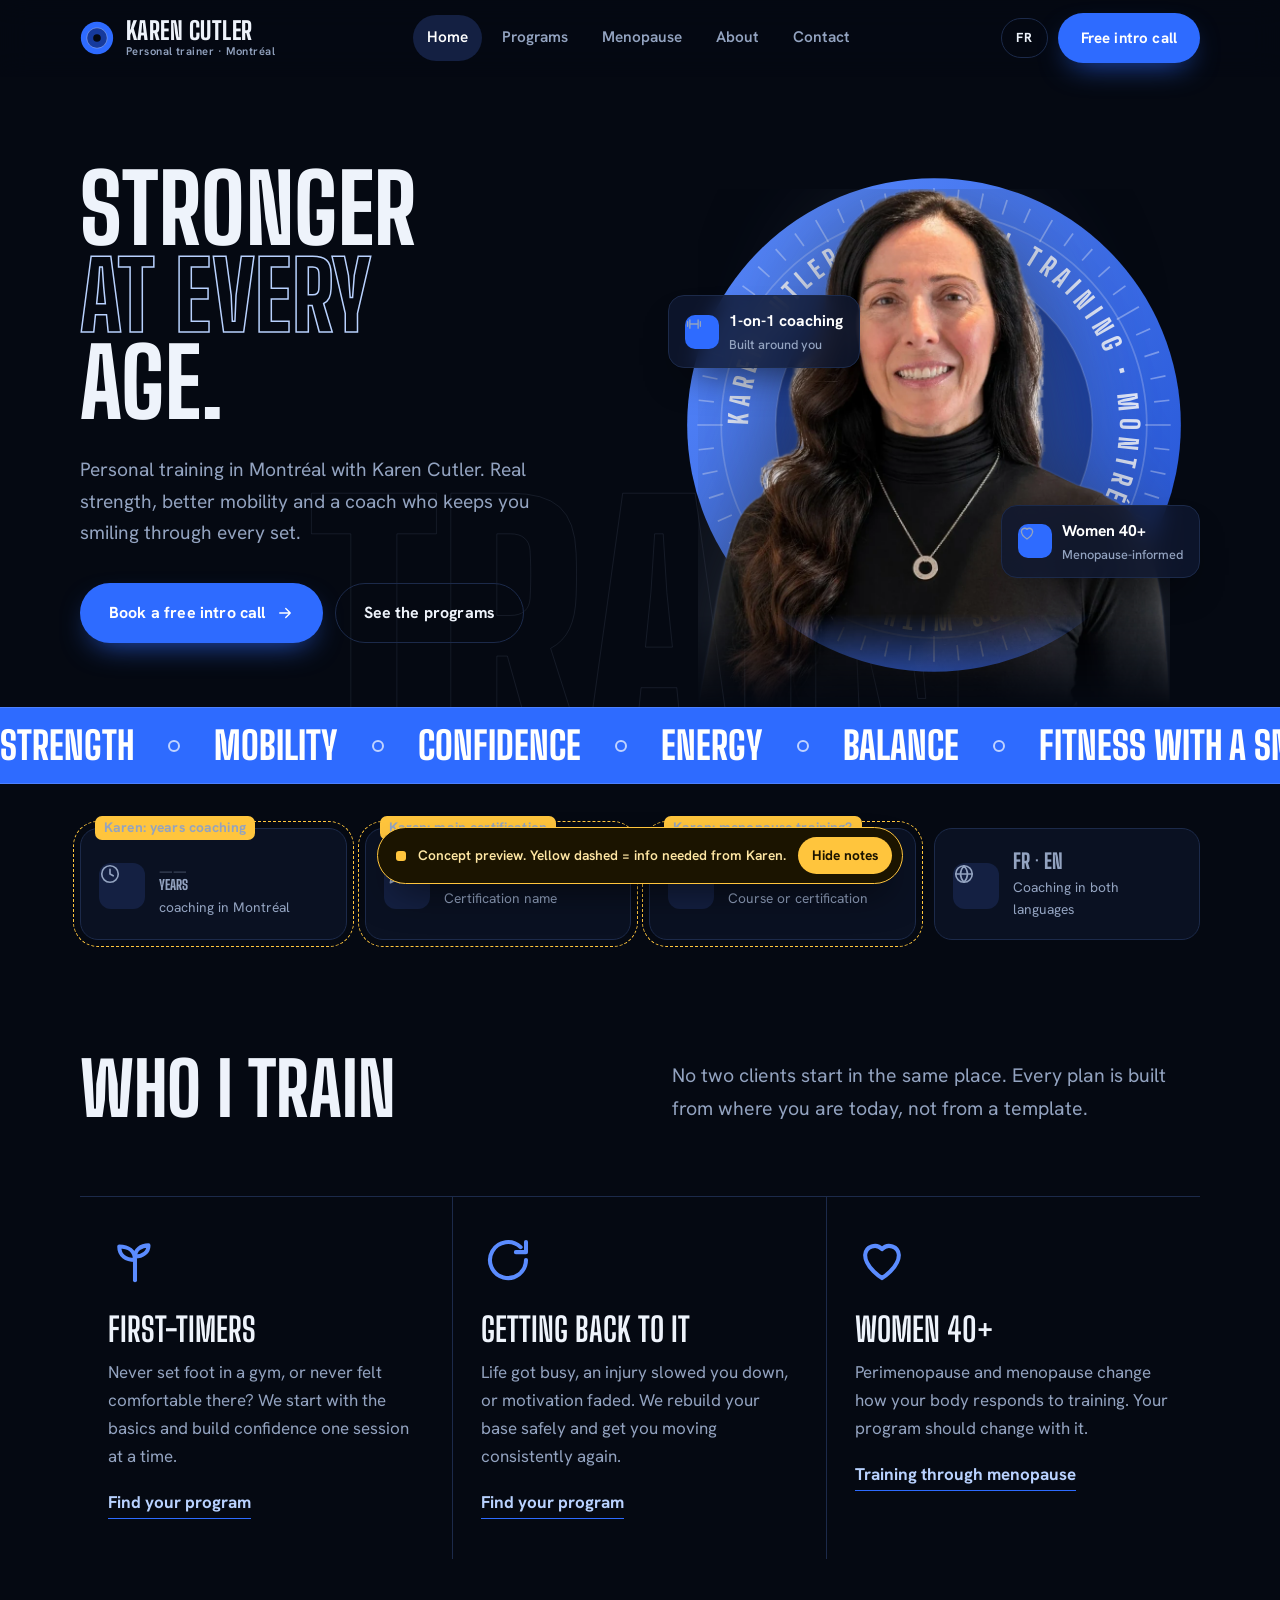
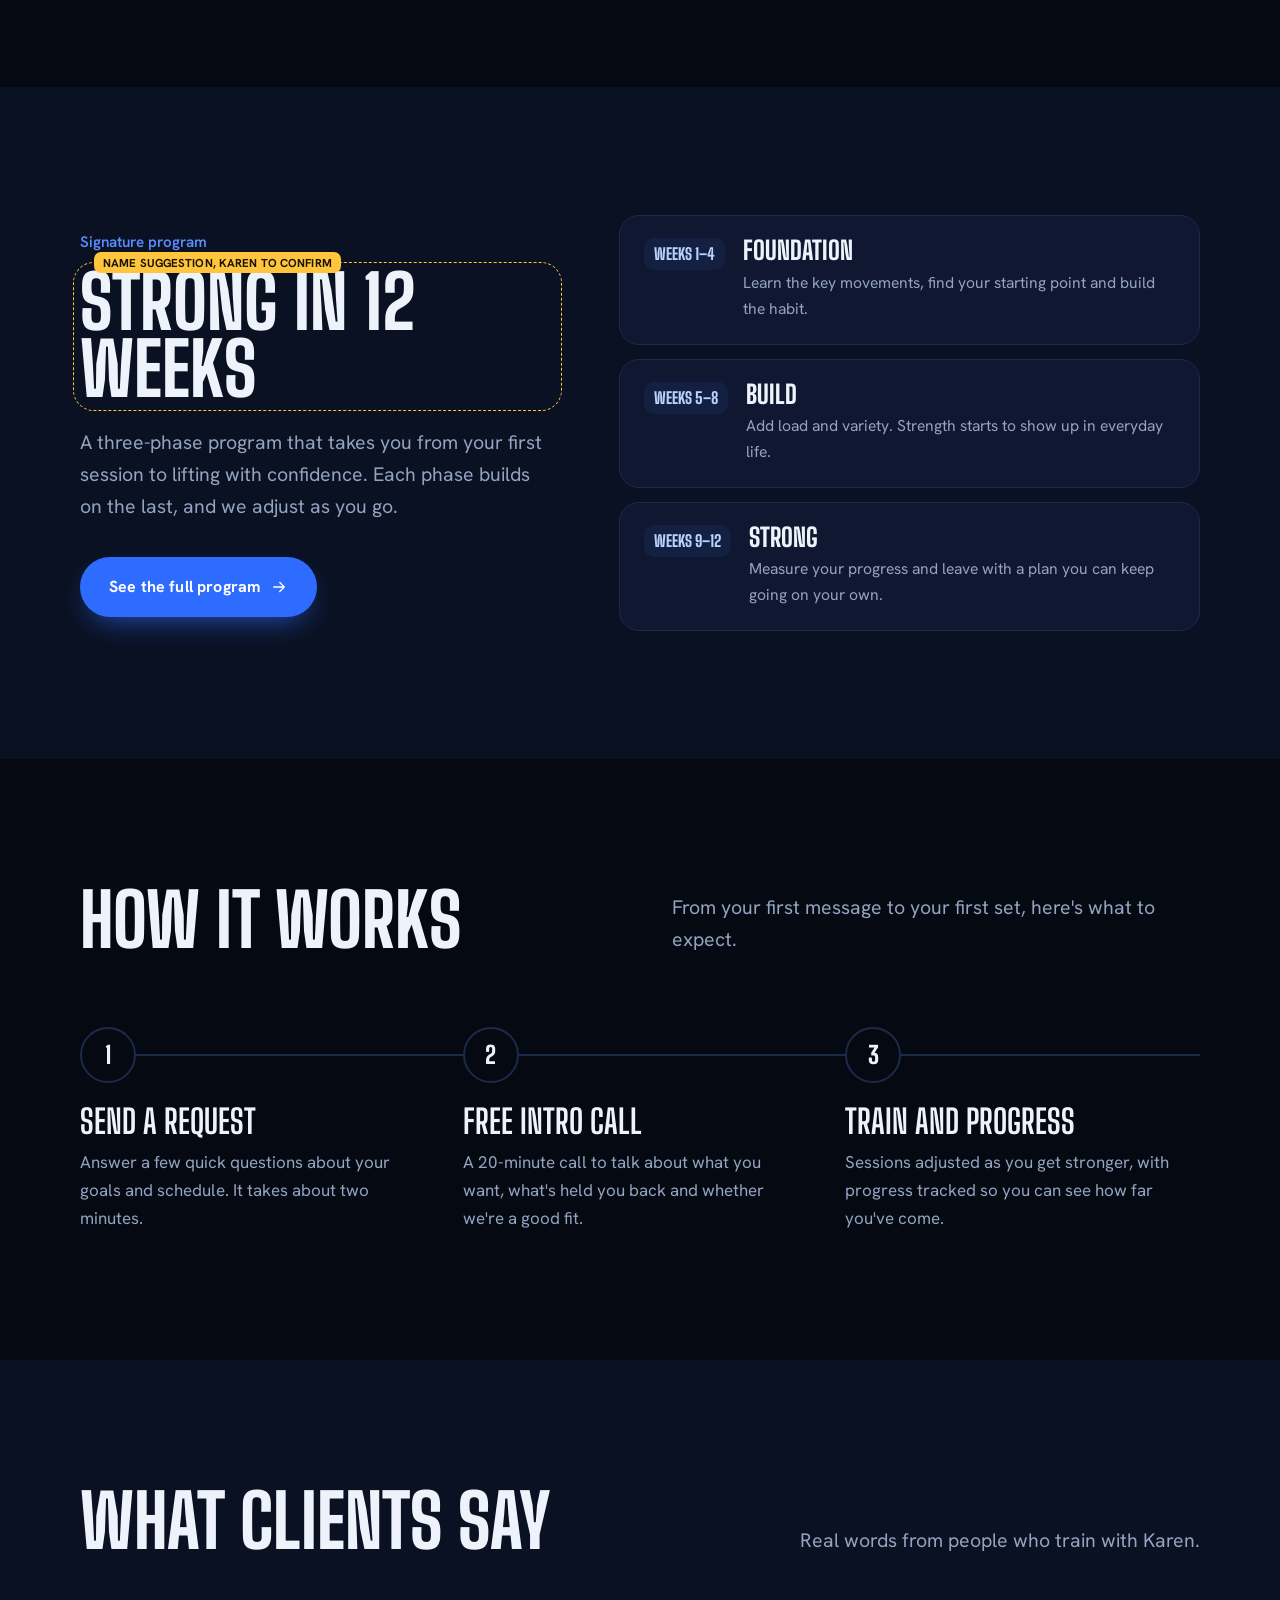
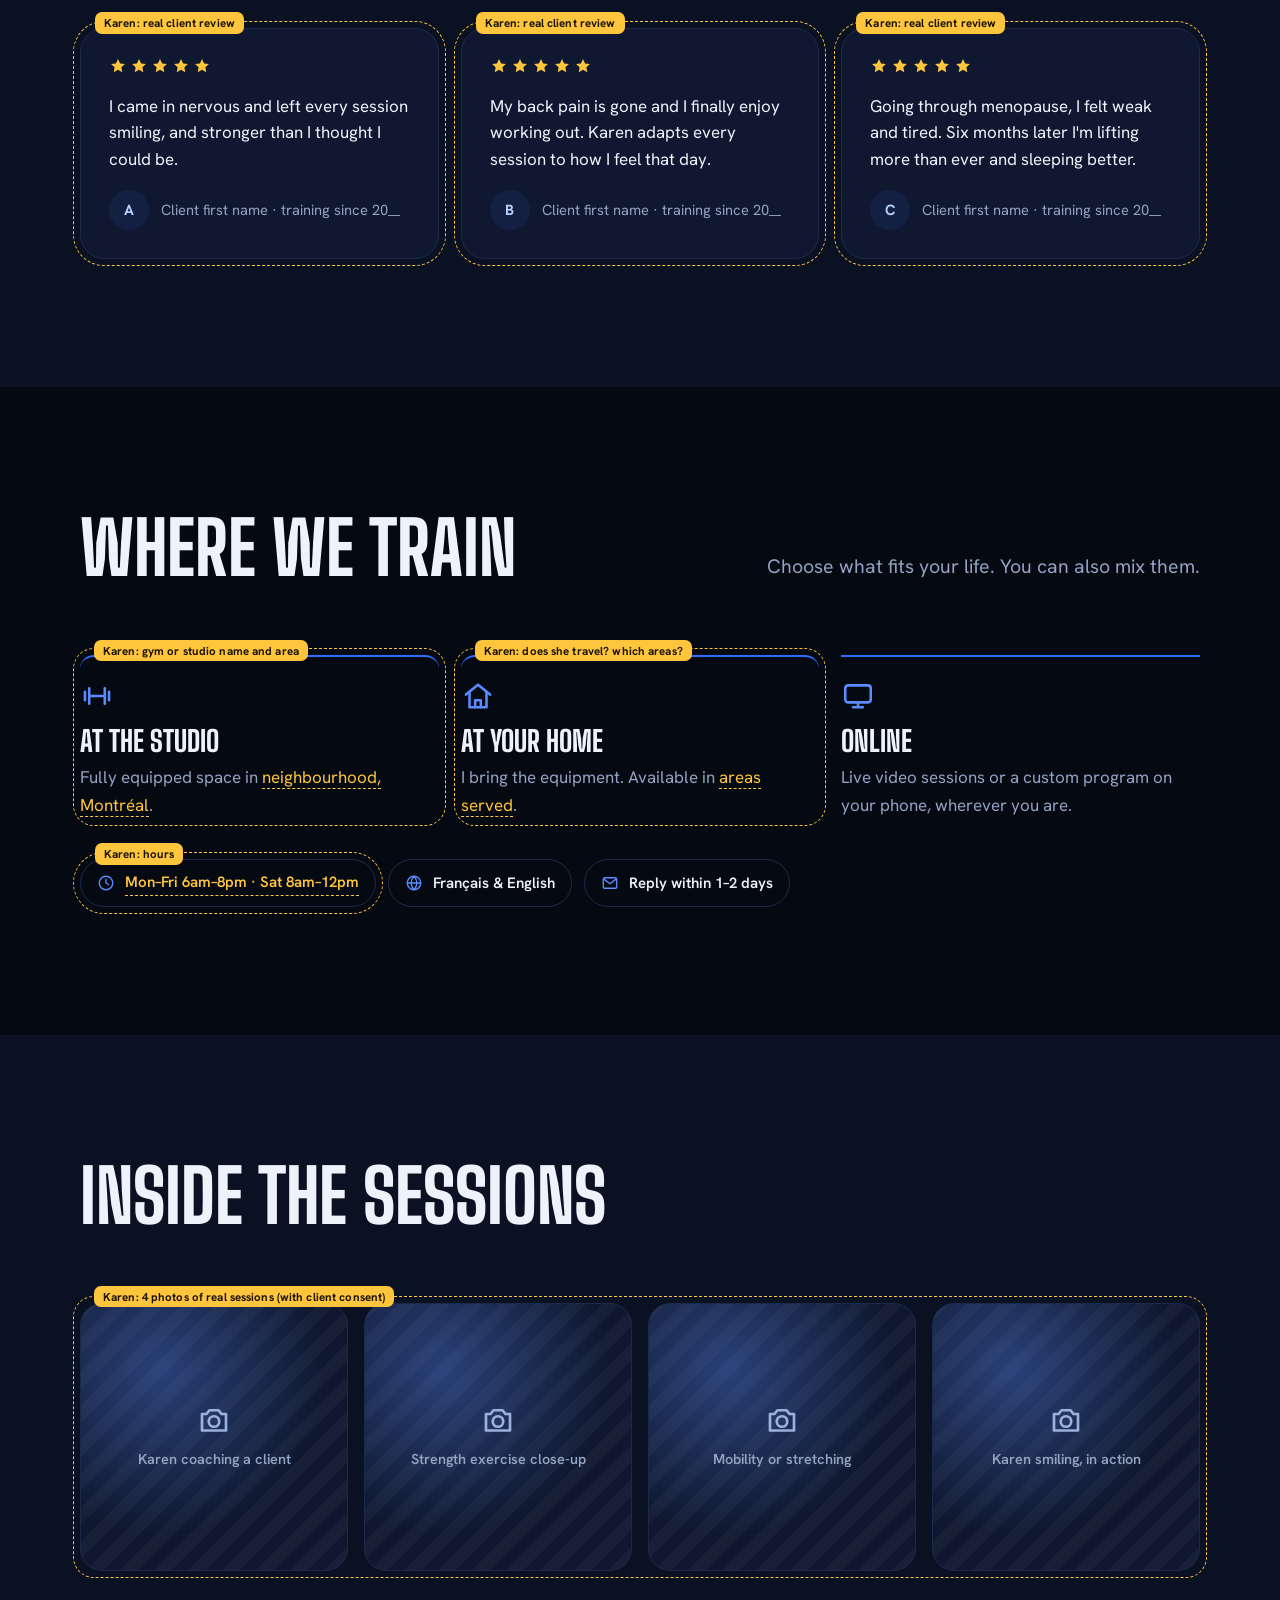
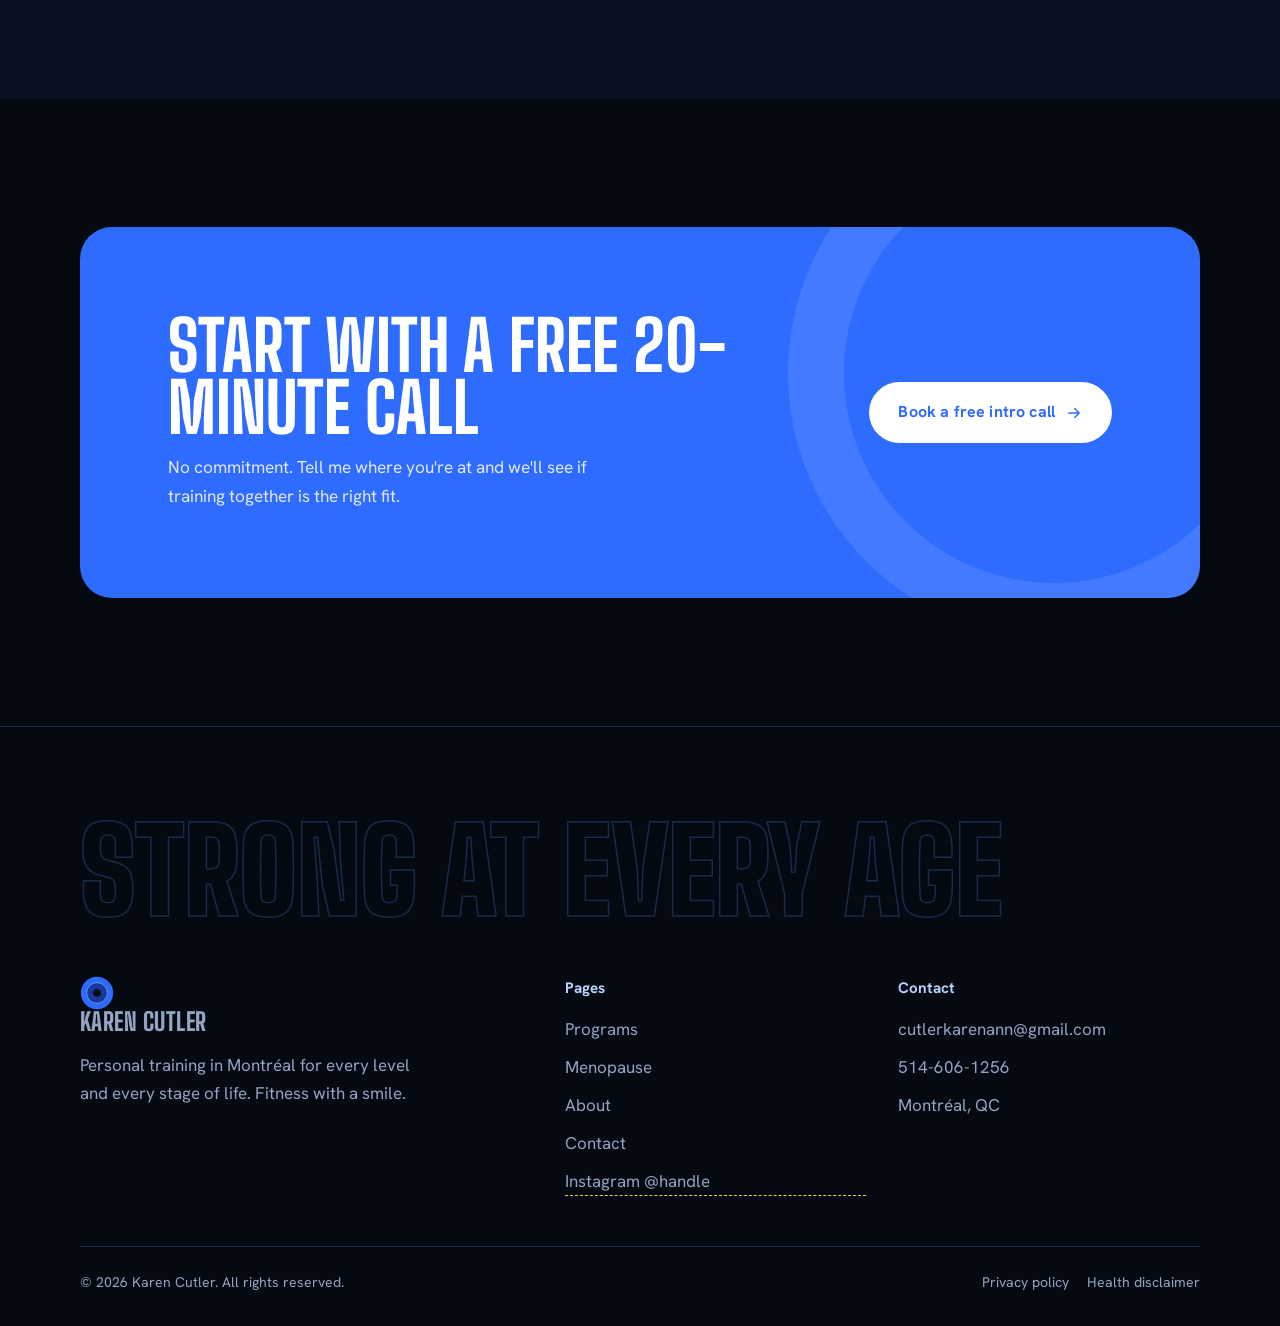
<file: index.html>
<!doctype html>
<html lang="en">
<head>
<meta charset="utf-8">
<meta name="viewport" content="width=device-width, initial-scale=1">
<title data-i18n="t_home">Karen Cutler — Personal Trainer in Montréal</title>
<meta name="description" content="Personal training in Montréal with Karen Cutler. Strength, mobility and confidence for every level, with specialized coaching through menopause.">
<meta property="og:title" content="Karen Cutler — Personal Trainer in Montréal">
<meta property="og:description" content="Personal training in Montréal with Karen Cutler. Strength, mobility and confidence for every level, with specialized coaching through menopause.">
<meta property="og:image" content="images/og.jpg">
<meta name="theme-color" content="#050912">
<link rel="icon" href="images/favicon.svg" type="image/svg+xml">
<script>try{if(localStorage.getItem('kc_lang')==='fr'){document.documentElement.lang='fr';document.documentElement.classList.add('fr-pending')}}catch(e){}</script>
<link rel="preconnect" href="https://fonts.googleapis.com">
<link rel="preconnect" href="https://fonts.gstatic.com" crossorigin>
<link href="https://fonts.googleapis.com/css2?family=Big+Shoulders+Display:wght@600;700;800;900&family=Hanken+Grotesk:wght@400;500;600;700&display=swap" rel="stylesheet">
<link rel="stylesheet" href="assets/site.css">
<script type="speculationrules">{"prerender":[{"where":{"href_matches":"/*"},"eagerness":"moderate"}]}</script>
<script src="assets/site.js" defer></script>
</head>
<body data-page="home">
<a class="skip" href="#main" style="position:absolute;left:-999px">Skip to content</a>
<div class="progress" aria-hidden="true"></div>
<header class="site-header">
  <div class="wrap nav">
    <a class="brand" href="index.html" aria-label="Karen Cutler, home"><svg class="brand-mark" viewBox="0 0 40 40" aria-hidden="true"><circle cx="20" cy="20" r="19" fill="#2E6BFF"/><circle cx="20" cy="20" r="12" fill="#163A9C" stroke="rgba(255,255,255,.35)"/><circle cx="20" cy="20" r="4.5" fill="#050912"/></svg><span>Karen Cutler<small data-i18n="brand_sub">Personal trainer · Montréal</small></span></a>
    <nav aria-label="Main"><ul class="nav-links"><li><a href="index.html" aria-current="page" data-i18n="nav_home">Home</a></li>
<li><a href="programs.html" data-i18n="nav_programs">Programs</a></li>
<li><a href="menopause.html" data-i18n="nav_menopause">Menopause</a></li>
<li><a href="about.html" data-i18n="nav_about">About</a></li>
<li><a href="contact.html" data-i18n="nav_contact">Contact</a></li></ul></nav>
    <div class="nav-tools">
      <button class="lang" type="button" data-lang-toggle aria-label="Passer en français">FR</button>
      <a class="btn btn--primary nav-cta" href="contact.html" data-i18n="cta_call">Free intro call</a>
      <button class="burger" type="button" aria-label="Menu" aria-expanded="false" aria-controls="mobile-menu"><span></span><span></span><span></span></button>
    </div>
  </div>
</header>
<div class="mobile-menu" id="mobile-menu">
  <a class="m-link" href="index.html" aria-current="page"><span data-i18n="nav_home">Home</span><svg viewBox="0 0 24 24" fill="none" stroke="currentColor" stroke-width="1.8" stroke-linecap="round" stroke-linejoin="round" aria-hidden="true"><path d="M5 12h14M13 6l6 6-6 6"/></svg></a>
<a class="m-link" href="programs.html"><span data-i18n="nav_programs">Programs</span><svg viewBox="0 0 24 24" fill="none" stroke="currentColor" stroke-width="1.8" stroke-linecap="round" stroke-linejoin="round" aria-hidden="true"><path d="M5 12h14M13 6l6 6-6 6"/></svg></a>
<a class="m-link" href="menopause.html"><span data-i18n="nav_menopause">Menopause</span><svg viewBox="0 0 24 24" fill="none" stroke="currentColor" stroke-width="1.8" stroke-linecap="round" stroke-linejoin="round" aria-hidden="true"><path d="M5 12h14M13 6l6 6-6 6"/></svg></a>
<a class="m-link" href="about.html"><span data-i18n="nav_about">About</span><svg viewBox="0 0 24 24" fill="none" stroke="currentColor" stroke-width="1.8" stroke-linecap="round" stroke-linejoin="round" aria-hidden="true"><path d="M5 12h14M13 6l6 6-6 6"/></svg></a>
  <a class="btn btn--primary" href="contact.html"><span data-i18n="cta_call">Free intro call</span><svg viewBox="0 0 24 24" fill="none" stroke="currentColor" stroke-width="1.8" stroke-linecap="round" stroke-linejoin="round" aria-hidden="true"><path d="M5 12h14M13 6l6 6-6 6"/></svg></a>
</div>

<main id="main">
  <!-- HERO -->
  <section class="hero">
    <div class="hero-bgword" aria-hidden="true">Train</div>
    <div class="wrap hero-grid">
      <div class="hero-copy">
        <h1 class="display hero-title">
          <span class="line"><span data-i18n="hero_l1">Stronger</span></span>
          <span class="line"><span data-i18n="hero_l2" class="outline">at every</span></span>
          <span class="line"><span data-i18n="hero_l3">age.</span></span>
        </h1>
        <p class="hero-sub hero-fade d1" data-i18n="hero_sub">Personal training in Montréal with Karen Cutler. Real strength, better mobility and a coach who keeps you smiling through every set.</p>
        <div class="hero-cta hero-fade d2">
          <a class="btn btn--primary magnetic" href="contact.html"><span data-i18n="cta_call_long">Book a free intro call</span><svg viewBox="0 0 24 24" fill="none" stroke="currentColor" stroke-width="1.8" stroke-linecap="round" stroke-linejoin="round" aria-hidden="true"><path d="M5 12h14M13 6l6 6-6 6"/></svg></a>
          <a class="btn btn--ghost" href="programs.html" data-i18n="cta_programs">See the programs</a>
        </div>
      </div>

      <div class="hero-visual" data-parallax>
        <div class="plate" data-depth="18"><div class="plate-glow"></div><svg viewBox="0 0 600 600" aria-hidden="true" class="plate-spin">
  <defs>
    <linearGradient id="pg" x1="0" y1="0" x2="1" y2="1"><stop offset="0" stop-color="#5B8CFF"/><stop offset="1" stop-color="#1F4FD1"/></linearGradient>
    <path id="arc" d="M300,300 m-218,0 a218,218 0 1,1 436,0 a218,218 0 1,1 -436,0"/>
  </defs>
  <circle cx="300" cy="300" r="290" fill="url(#pg)"/>
  <circle cx="300" cy="300" r="250" fill="none" stroke="rgba(255,255,255,.22)" stroke-width="2"/>
  <circle cx="300" cy="300" r="186" fill="#163A9C"/>
  <circle cx="300" cy="300" r="186" fill="none" stroke="rgba(255,255,255,.18)" stroke-width="2"/>
  <circle cx="300" cy="300" r="120" fill="none" stroke="rgba(255,255,255,.12)" stroke-width="18"/>
  <circle cx="300" cy="300" r="52" fill="#050912"/>
  <circle cx="300" cy="300" r="52" fill="none" stroke="rgba(185,210,255,.5)" stroke-width="3"/>
  <g stroke="rgba(255,255,255,.35)" stroke-width="2"><line x1="300" y1="22" x2="300" y2="52" transform="rotate(0 300 300)"/><line x1="300" y1="22" x2="300" y2="40" transform="rotate(6 300 300)"/><line x1="300" y1="22" x2="300" y2="40" transform="rotate(12 300 300)"/><line x1="300" y1="22" x2="300" y2="40" transform="rotate(18 300 300)"/><line x1="300" y1="22" x2="300" y2="40" transform="rotate(24 300 300)"/><line x1="300" y1="22" x2="300" y2="52" transform="rotate(30 300 300)"/><line x1="300" y1="22" x2="300" y2="40" transform="rotate(36 300 300)"/><line x1="300" y1="22" x2="300" y2="40" transform="rotate(42 300 300)"/><line x1="300" y1="22" x2="300" y2="40" transform="rotate(48 300 300)"/><line x1="300" y1="22" x2="300" y2="40" transform="rotate(54 300 300)"/><line x1="300" y1="22" x2="300" y2="52" transform="rotate(60 300 300)"/><line x1="300" y1="22" x2="300" y2="40" transform="rotate(66 300 300)"/><line x1="300" y1="22" x2="300" y2="40" transform="rotate(72 300 300)"/><line x1="300" y1="22" x2="300" y2="40" transform="rotate(78 300 300)"/><line x1="300" y1="22" x2="300" y2="40" transform="rotate(84 300 300)"/><line x1="300" y1="22" x2="300" y2="52" transform="rotate(90 300 300)"/><line x1="300" y1="22" x2="300" y2="40" transform="rotate(96 300 300)"/><line x1="300" y1="22" x2="300" y2="40" transform="rotate(102 300 300)"/><line x1="300" y1="22" x2="300" y2="40" transform="rotate(108 300 300)"/><line x1="300" y1="22" x2="300" y2="40" transform="rotate(114 300 300)"/><line x1="300" y1="22" x2="300" y2="52" transform="rotate(120 300 300)"/><line x1="300" y1="22" x2="300" y2="40" transform="rotate(126 300 300)"/><line x1="300" y1="22" x2="300" y2="40" transform="rotate(132 300 300)"/><line x1="300" y1="22" x2="300" y2="40" transform="rotate(138 300 300)"/><line x1="300" y1="22" x2="300" y2="40" transform="rotate(144 300 300)"/><line x1="300" y1="22" x2="300" y2="52" transform="rotate(150 300 300)"/><line x1="300" y1="22" x2="300" y2="40" transform="rotate(156 300 300)"/><line x1="300" y1="22" x2="300" y2="40" transform="rotate(162 300 300)"/><line x1="300" y1="22" x2="300" y2="40" transform="rotate(168 300 300)"/><line x1="300" y1="22" x2="300" y2="40" transform="rotate(174 300 300)"/><line x1="300" y1="22" x2="300" y2="52" transform="rotate(180 300 300)"/><line x1="300" y1="22" x2="300" y2="40" transform="rotate(186 300 300)"/><line x1="300" y1="22" x2="300" y2="40" transform="rotate(192 300 300)"/><line x1="300" y1="22" x2="300" y2="40" transform="rotate(198 300 300)"/><line x1="300" y1="22" x2="300" y2="40" transform="rotate(204 300 300)"/><line x1="300" y1="22" x2="300" y2="52" transform="rotate(210 300 300)"/><line x1="300" y1="22" x2="300" y2="40" transform="rotate(216 300 300)"/><line x1="300" y1="22" x2="300" y2="40" transform="rotate(222 300 300)"/><line x1="300" y1="22" x2="300" y2="40" transform="rotate(228 300 300)"/><line x1="300" y1="22" x2="300" y2="40" transform="rotate(234 300 300)"/><line x1="300" y1="22" x2="300" y2="52" transform="rotate(240 300 300)"/><line x1="300" y1="22" x2="300" y2="40" transform="rotate(246 300 300)"/><line x1="300" y1="22" x2="300" y2="40" transform="rotate(252 300 300)"/><line x1="300" y1="22" x2="300" y2="40" transform="rotate(258 300 300)"/><line x1="300" y1="22" x2="300" y2="40" transform="rotate(264 300 300)"/><line x1="300" y1="22" x2="300" y2="52" transform="rotate(270 300 300)"/><line x1="300" y1="22" x2="300" y2="40" transform="rotate(276 300 300)"/><line x1="300" y1="22" x2="300" y2="40" transform="rotate(282 300 300)"/><line x1="300" y1="22" x2="300" y2="40" transform="rotate(288 300 300)"/><line x1="300" y1="22" x2="300" y2="40" transform="rotate(294 300 300)"/><line x1="300" y1="22" x2="300" y2="52" transform="rotate(300 300 300)"/><line x1="300" y1="22" x2="300" y2="40" transform="rotate(306 300 300)"/><line x1="300" y1="22" x2="300" y2="40" transform="rotate(312 300 300)"/><line x1="300" y1="22" x2="300" y2="40" transform="rotate(318 300 300)"/><line x1="300" y1="22" x2="300" y2="40" transform="rotate(324 300 300)"/><line x1="300" y1="22" x2="300" y2="52" transform="rotate(330 300 300)"/><line x1="300" y1="22" x2="300" y2="40" transform="rotate(336 300 300)"/><line x1="300" y1="22" x2="300" y2="40" transform="rotate(342 300 300)"/><line x1="300" y1="22" x2="300" y2="40" transform="rotate(348 300 300)"/><line x1="300" y1="22" x2="300" y2="40" transform="rotate(354 300 300)"/></g>
  <text font-family="Big Shoulders Display, Impact, sans-serif" font-weight="800" font-size="30" letter-spacing="7" fill="rgba(255,255,255,.88)">
    <textPath href="#arc">KAREN CUTLER • PERSONAL TRAINING • MONTRÉAL • FITNESS WITH A SMILE •</textPath>
  </text>
</svg></div>
        <img class="cutout" src="images/karen-cutout.webp" width="972" height="1067" alt="Karen Cutler, personal trainer" fetchpriority="high">
        <div class="chip chip--a" data-depth="-10">
          <span class="chip-ico"><svg viewBox="0 0 24 24" fill="none" stroke="currentColor" stroke-width="1.8" stroke-linecap="round" stroke-linejoin="round" aria-hidden="true"><path d="M6.5 6.5v11M3.5 9v6M17.5 6.5v11M20.5 9v6M6.5 12h11"/></svg></span>
          <span><b data-i18n="chip1_b">1-on-1 coaching</b><span data-i18n="chip1_s">Built around you</span></span>
        </div>
        <div class="chip chip--b" data-depth="-16">
          <span class="chip-ico"><svg viewBox="0 0 24 24" fill="none" stroke="currentColor" stroke-width="1.8" stroke-linecap="round" stroke-linejoin="round" aria-hidden="true"><path d="M12 20s-7.5-4.6-7.5-10.2A4.3 4.3 0 0 1 12 7.2a4.3 4.3 0 0 1 7.5 2.6C19.5 15.4 12 20 12 20z"/></svg></span>
          <span><b data-i18n="chip2_b">Women 40+</b><span data-i18n="chip2_s">Menopause-informed</span></span>
        </div>
      </div>
    </div>
  </section>

  <!-- MARQUEE -->
  <div class="marquee" aria-hidden="true">
    <div class="marquee-track">
      <div class="marquee-group">
        <span data-i18n="mq1">Strength</span><i></i><span data-i18n="mq2">Mobility</span><i></i><span data-i18n="mq3">Confidence</span><i></i><span data-i18n="mq4">Energy</span><i></i><span data-i18n="mq5">Balance</span><i></i><span data-i18n="mq6">Fitness with a smile</span><i></i>
      </div>
      <div class="marquee-group">
        <span data-i18n="mq1">Strength</span><i></i><span data-i18n="mq2">Mobility</span><i></i><span data-i18n="mq3">Confidence</span><i></i><span data-i18n="mq4">Energy</span><i></i><span data-i18n="mq5">Balance</span><i></i><span data-i18n="mq6">Fitness with a smile</span><i></i>
      </div>
    </div>
  </div>

  <!-- CREDENTIALS -->
  <div class="wrap">
    <div class="creds">
      <div class="cred ph"><span class="ph-tag">Karen: years coaching</span><span class="cred-ico"><svg viewBox="0 0 24 24" fill="none" stroke="currentColor" stroke-width="1.8" stroke-linecap="round" stroke-linejoin="round" aria-hidden="true"><circle cx="12" cy="12" r="9"/><polyline points="12 7 12 12 15.5 14"/></svg></span><span><b>__ <span data-i18n="cred_years">years</span></b><span data-i18n="cred_years_s">coaching in Montréal</span></span></div>
      <div class="cred ph"><span class="ph-tag">Karen: main certification</span><span class="cred-ico"><svg viewBox="0 0 24 24" fill="none" stroke="currentColor" stroke-width="1.8" stroke-linecap="round" stroke-linejoin="round" aria-hidden="true"><circle cx="12" cy="9" r="5.5"/><polyline points="8.5 13.5 7 21.5 12 19 17 21.5 15.5 13.5"/></svg></span><span><b data-i18n="cred_cert">Certified trainer</b><span>Certification name</span></span></div>
      <div class="cred ph"><span class="ph-tag">Karen: menopause training?</span><span class="cred-ico"><svg viewBox="0 0 24 24" fill="none" stroke="currentColor" stroke-width="1.8" stroke-linecap="round" stroke-linejoin="round" aria-hidden="true"><path d="M12 20s-7.5-4.6-7.5-10.2A4.3 4.3 0 0 1 12 7.2a4.3 4.3 0 0 1 7.5 2.6C19.5 15.4 12 20 12 20z"/></svg></span><span><b data-i18n="cred_meno">Menopause coaching</b><span>Course or certification</span></span></div>
      <div class="cred"><span class="cred-ico"><svg viewBox="0 0 24 24" fill="none" stroke="currentColor" stroke-width="1.8" stroke-linecap="round" stroke-linejoin="round" aria-hidden="true"><circle cx="12" cy="12" r="9"/><path d="M3 12h18M12 3c2.6 2.8 3.8 5.8 3.8 9s-1.2 6.2-3.8 9c-2.6-2.8-3.8-5.8-3.8-9S9.4 5.8 12 3z"/></svg></span><span><b data-i18n="cred_lang">FR · EN</b><span data-i18n="cred_lang_s">Coaching in both languages</span></span></div>
    </div>
  </div>

  <!-- WHO I TRAIN -->
  <section class="section" style="padding-top:clamp(40px,6vw,72px)">
    <div class="wrap">
      <div class="head">
        <h2 class="h2 reveal" data-i18n="who_title">Who I train</h2>
        <p class="lede reveal" data-d="1" data-i18n="who_lede">No two clients start in the same place. Every plan is built from where you are today, not from a template.</p>
      </div>
      <div class="who">
        <article class="who-item reveal">
          <svg class="draw" viewBox="0 0 24 24" fill="none" stroke="currentColor" stroke-width="1.8" stroke-linecap="round" stroke-linejoin="round" aria-hidden="true"><path d="M12 21v-9"/><path d="M12 12C12 8 9 6 5 6c0 4 3 6 7 6z"/><path d="M12 10.5c0-3 2.5-5 6-5 0 3-2.5 5-6 5z"/></svg>
          <h3 class="h3" data-i18n="who1_t">First-timers</h3>
          <p data-i18n="who1_d">Never set foot in a gym, or never felt comfortable there? We start with the basics and build confidence one session at a time.</p>
          <a href="programs.html" data-i18n="who_link">Find your program</a>
        </article>
        <article class="who-item reveal" data-d="1">
          <svg class="draw" viewBox="0 0 24 24" fill="none" stroke="currentColor" stroke-width="1.8" stroke-linecap="round" stroke-linejoin="round" aria-hidden="true"><path d="M20 12a8 8 0 1 1-2.4-5.7"/><polyline points="20 4 20 8.5 15.5 8.5"/></svg>
          <h3 class="h3" data-i18n="who2_t">Getting back to it</h3>
          <p data-i18n="who2_d">Life got busy, an injury slowed you down, or motivation faded. We rebuild your base safely and get you moving consistently again.</p>
          <a href="programs.html" data-i18n="who_link">Find your program</a>
        </article>
        <article class="who-item reveal" data-d="2">
          <svg class="draw" viewBox="0 0 24 24" fill="none" stroke="currentColor" stroke-width="1.8" stroke-linecap="round" stroke-linejoin="round" aria-hidden="true"><path d="M12 20s-7.5-4.6-7.5-10.2A4.3 4.3 0 0 1 12 7.2a4.3 4.3 0 0 1 7.5 2.6C19.5 15.4 12 20 12 20z"/></svg>
          <h3 class="h3" data-i18n="who3_t">Women 40+</h3>
          <p data-i18n="who3_d">Perimenopause and menopause change how your body responds to training. Your program should change with it.</p>
          <a href="menopause.html" data-i18n="who3_link">Training through menopause</a>
        </article>
      </div>
    </div>
  </section>

  <!-- SIGNATURE PROGRAM -->
  <section class="section section--tint">
    <div class="wrap sig">
      <div class="reveal">
        <span class="kicker" data-i18n="sig_k">Signature program</span>
        <h2 class="h2 ph"><span class="ph-tag">Name suggestion, Karen to confirm</span><span data-i18n="sig_t">Strong in 12 weeks</span></h2>
        <p class="lede" style="margin-top:22px" data-i18n="sig_d">A three-phase program that takes you from your first session to lifting with confidence. Each phase builds on the last, and we adjust as you go.</p>
        <div class="hero-cta">
          <a class="btn btn--primary magnetic" href="programs.html#signature"><span data-i18n="sig_cta">See the full program</span><svg viewBox="0 0 24 24" fill="none" stroke="currentColor" stroke-width="1.8" stroke-linecap="round" stroke-linejoin="round" aria-hidden="true"><path d="M5 12h14M13 6l6 6-6 6"/></svg></a>
        </div>
      </div>
      <div class="phases">
        <div class="phase reveal"><span class="phase-wk" data-i18n="ph1_w">Weeks 1–4</span><div><h3 data-i18n="ph1_t">Foundation</h3><p data-i18n="ph1_d">Learn the key movements, find your starting point and build the habit.</p></div></div>
        <div class="phase reveal" data-d="1"><span class="phase-wk" data-i18n="ph2_w">Weeks 5–8</span><div><h3 data-i18n="ph2_t">Build</h3><p data-i18n="ph2_d">Add load and variety. Strength starts to show up in everyday life.</p></div></div>
        <div class="phase reveal" data-d="2"><span class="phase-wk" data-i18n="ph3_w">Weeks 9–12</span><div><h3 data-i18n="ph3_t">Strong</h3><p data-i18n="ph3_d">Measure your progress and leave with a plan you can keep going on your own.</p></div></div>
      </div>
    </div>
  </section>

  <!-- HOW IT WORKS (a real sequence) -->
  <section class="section">
    <div class="wrap">
      <div class="head">
        <h2 class="h2 reveal" data-i18n="how_title">How it works</h2>
        <p class="lede reveal" data-d="1" data-i18n="how_lede">From your first message to your first set, here's what to expect.</p>
      </div>
      <div class="steps" data-steps>
        <div class="steps-rail"><span></span></div>
        <div class="step reveal">
          <span class="step-num">1</span>
          <h3 class="h3" data-i18n="step1_t">Send a request</h3>
          <p data-i18n="step1_d">Answer a few quick questions about your goals and schedule. It takes about two minutes.</p>
        </div>
        <div class="step reveal" data-d="1">
          <span class="step-num">2</span>
          <h3 class="h3" data-i18n="step2_t">Free intro call</h3>
          <p data-i18n="step2_d">A 20-minute call to talk about what you want, what's held you back and whether we're a good fit.</p>
        </div>
        <div class="step reveal" data-d="2">
          <span class="step-num">3</span>
          <h3 class="h3" data-i18n="step3_t">Train and progress</h3>
          <p data-i18n="step3_d">Sessions adjusted as you get stronger, with progress tracked so you can see how far you've come.</p>
        </div>
      </div>
    </div>
  </section>

  <!-- REVIEWS -->
  <section class="section section--tint">
    <div class="wrap">
      <div class="head">
        <h2 class="h2 reveal" data-i18n="rev_title">What clients say</h2>
        <p class="lede reveal" data-d="1" data-i18n="rev_lede">Real words from people who train with Karen.</p>
      </div>
      <div class="reviews">
        <figure class="review ph reveal"><span class="ph-tag">Karen: real client review</span>
          <div class="stars"><svg viewBox="0 0 24 24" fill="none" stroke="currentColor" stroke-width="1.8" stroke-linecap="round" stroke-linejoin="round" aria-hidden="true"><polygon points="12 2.8 14.8 8.6 21.2 9.4 16.5 13.8 17.7 20.2 12 17.1 6.3 20.2 7.5 13.8 2.8 9.4 9.2 8.6" fill="currentColor" stroke="none"/></svg><svg viewBox="0 0 24 24" fill="none" stroke="currentColor" stroke-width="1.8" stroke-linecap="round" stroke-linejoin="round" aria-hidden="true"><polygon points="12 2.8 14.8 8.6 21.2 9.4 16.5 13.8 17.7 20.2 12 17.1 6.3 20.2 7.5 13.8 2.8 9.4 9.2 8.6" fill="currentColor" stroke="none"/></svg><svg viewBox="0 0 24 24" fill="none" stroke="currentColor" stroke-width="1.8" stroke-linecap="round" stroke-linejoin="round" aria-hidden="true"><polygon points="12 2.8 14.8 8.6 21.2 9.4 16.5 13.8 17.7 20.2 12 17.1 6.3 20.2 7.5 13.8 2.8 9.4 9.2 8.6" fill="currentColor" stroke="none"/></svg><svg viewBox="0 0 24 24" fill="none" stroke="currentColor" stroke-width="1.8" stroke-linecap="round" stroke-linejoin="round" aria-hidden="true"><polygon points="12 2.8 14.8 8.6 21.2 9.4 16.5 13.8 17.7 20.2 12 17.1 6.3 20.2 7.5 13.8 2.8 9.4 9.2 8.6" fill="currentColor" stroke="none"/></svg><svg viewBox="0 0 24 24" fill="none" stroke="currentColor" stroke-width="1.8" stroke-linecap="round" stroke-linejoin="round" aria-hidden="true"><polygon points="12 2.8 14.8 8.6 21.2 9.4 16.5 13.8 17.7 20.2 12 17.1 6.3 20.2 7.5 13.8 2.8 9.4 9.2 8.6" fill="currentColor" stroke="none"/></svg></div>
          <blockquote data-i18n="rv1">I came in nervous and left every session smiling, and stronger than I thought I could be.</blockquote>
          <footer><span class="av">A</span><span>Client first name · <span data-i18n="rv_since">training since 20__</span></span></footer>
        </figure>
        <figure class="review ph reveal" data-d="1"><span class="ph-tag">Karen: real client review</span>
          <div class="stars"><svg viewBox="0 0 24 24" fill="none" stroke="currentColor" stroke-width="1.8" stroke-linecap="round" stroke-linejoin="round" aria-hidden="true"><polygon points="12 2.8 14.8 8.6 21.2 9.4 16.5 13.8 17.7 20.2 12 17.1 6.3 20.2 7.5 13.8 2.8 9.4 9.2 8.6" fill="currentColor" stroke="none"/></svg><svg viewBox="0 0 24 24" fill="none" stroke="currentColor" stroke-width="1.8" stroke-linecap="round" stroke-linejoin="round" aria-hidden="true"><polygon points="12 2.8 14.8 8.6 21.2 9.4 16.5 13.8 17.7 20.2 12 17.1 6.3 20.2 7.5 13.8 2.8 9.4 9.2 8.6" fill="currentColor" stroke="none"/></svg><svg viewBox="0 0 24 24" fill="none" stroke="currentColor" stroke-width="1.8" stroke-linecap="round" stroke-linejoin="round" aria-hidden="true"><polygon points="12 2.8 14.8 8.6 21.2 9.4 16.5 13.8 17.7 20.2 12 17.1 6.3 20.2 7.5 13.8 2.8 9.4 9.2 8.6" fill="currentColor" stroke="none"/></svg><svg viewBox="0 0 24 24" fill="none" stroke="currentColor" stroke-width="1.8" stroke-linecap="round" stroke-linejoin="round" aria-hidden="true"><polygon points="12 2.8 14.8 8.6 21.2 9.4 16.5 13.8 17.7 20.2 12 17.1 6.3 20.2 7.5 13.8 2.8 9.4 9.2 8.6" fill="currentColor" stroke="none"/></svg><svg viewBox="0 0 24 24" fill="none" stroke="currentColor" stroke-width="1.8" stroke-linecap="round" stroke-linejoin="round" aria-hidden="true"><polygon points="12 2.8 14.8 8.6 21.2 9.4 16.5 13.8 17.7 20.2 12 17.1 6.3 20.2 7.5 13.8 2.8 9.4 9.2 8.6" fill="currentColor" stroke="none"/></svg></div>
          <blockquote data-i18n="rv2">My back pain is gone and I finally enjoy working out. Karen adapts every session to how I feel that day.</blockquote>
          <footer><span class="av">B</span><span>Client first name · <span data-i18n="rv_since">training since 20__</span></span></footer>
        </figure>
        <figure class="review ph reveal" data-d="2"><span class="ph-tag">Karen: real client review</span>
          <div class="stars"><svg viewBox="0 0 24 24" fill="none" stroke="currentColor" stroke-width="1.8" stroke-linecap="round" stroke-linejoin="round" aria-hidden="true"><polygon points="12 2.8 14.8 8.6 21.2 9.4 16.5 13.8 17.7 20.2 12 17.1 6.3 20.2 7.5 13.8 2.8 9.4 9.2 8.6" fill="currentColor" stroke="none"/></svg><svg viewBox="0 0 24 24" fill="none" stroke="currentColor" stroke-width="1.8" stroke-linecap="round" stroke-linejoin="round" aria-hidden="true"><polygon points="12 2.8 14.8 8.6 21.2 9.4 16.5 13.8 17.7 20.2 12 17.1 6.3 20.2 7.5 13.8 2.8 9.4 9.2 8.6" fill="currentColor" stroke="none"/></svg><svg viewBox="0 0 24 24" fill="none" stroke="currentColor" stroke-width="1.8" stroke-linecap="round" stroke-linejoin="round" aria-hidden="true"><polygon points="12 2.8 14.8 8.6 21.2 9.4 16.5 13.8 17.7 20.2 12 17.1 6.3 20.2 7.5 13.8 2.8 9.4 9.2 8.6" fill="currentColor" stroke="none"/></svg><svg viewBox="0 0 24 24" fill="none" stroke="currentColor" stroke-width="1.8" stroke-linecap="round" stroke-linejoin="round" aria-hidden="true"><polygon points="12 2.8 14.8 8.6 21.2 9.4 16.5 13.8 17.7 20.2 12 17.1 6.3 20.2 7.5 13.8 2.8 9.4 9.2 8.6" fill="currentColor" stroke="none"/></svg><svg viewBox="0 0 24 24" fill="none" stroke="currentColor" stroke-width="1.8" stroke-linecap="round" stroke-linejoin="round" aria-hidden="true"><polygon points="12 2.8 14.8 8.6 21.2 9.4 16.5 13.8 17.7 20.2 12 17.1 6.3 20.2 7.5 13.8 2.8 9.4 9.2 8.6" fill="currentColor" stroke="none"/></svg></div>
          <blockquote data-i18n="rv3">Going through menopause, I felt weak and tired. Six months later I'm lifting more than ever and sleeping better.</blockquote>
          <footer><span class="av">C</span><span>Client first name · <span data-i18n="rv_since">training since 20__</span></span></footer>
        </figure>
      </div>
    </div>
  </section>

  <!-- WHERE WE TRAIN -->
  <section class="section">
    <div class="wrap">
      <div class="head">
        <h2 class="h2 reveal" data-i18n="where_title">Where we train</h2>
        <p class="lede reveal" data-d="1" data-i18n="where_lede">Choose what fits your life. You can also mix them.</p>
      </div>
      <div class="where">
        <div class="where-card ph reveal"><span class="ph-tag">Karen: gym or studio name and area</span>
          <svg viewBox="0 0 24 24" fill="none" stroke="currentColor" stroke-width="1.8" stroke-linecap="round" stroke-linejoin="round" aria-hidden="true"><path d="M6.5 6.5v11M3.5 9v6M17.5 6.5v11M20.5 9v6M6.5 12h11"/></svg><h3 data-i18n="wh1_t">At the studio</h3>
          <p><span data-i18n="wh1_d">Fully equipped space in</span> <span class="ph-inline">neighbourhood, Montréal</span>.</p>
        </div>
        <div class="where-card ph reveal" data-d="1"><span class="ph-tag">Karen: does she travel? which areas?</span>
          <svg viewBox="0 0 24 24" fill="none" stroke="currentColor" stroke-width="1.8" stroke-linecap="round" stroke-linejoin="round" aria-hidden="true"><path d="M3.5 11 12 4l8.5 7"/><path d="M6 9.5V20h12V9.5"/><path d="M10 20v-5h4v5"/></svg><h3 data-i18n="wh2_t">At your home</h3>
          <p><span data-i18n="wh2_d">I bring the equipment. Available in</span> <span class="ph-inline">areas served</span>.</p>
        </div>
        <div class="where-card reveal" data-d="2">
          <svg viewBox="0 0 24 24" fill="none" stroke="currentColor" stroke-width="1.8" stroke-linecap="round" stroke-linejoin="round" aria-hidden="true"><rect x="3" y="4.5" width="18" height="12" rx="2"/><path d="M8.5 20h7M12 16.5V20"/></svg><h3 data-i18n="wh3_t">Online</h3>
          <p data-i18n="wh3_d">Live video sessions or a custom program on your phone, wherever you are.</p>
        </div>
      </div>
      <div class="facts reveal">
        <span class="fact ph"><span class="ph-tag">Karen: hours</span><svg viewBox="0 0 24 24" fill="none" stroke="currentColor" stroke-width="1.8" stroke-linecap="round" stroke-linejoin="round" aria-hidden="true"><circle cx="12" cy="12" r="9"/><polyline points="12 7 12 12 15.5 14"/></svg><span class="ph-inline">Mon–Fri 6am–8pm · Sat 8am–12pm</span></span>
        <span class="fact"><svg viewBox="0 0 24 24" fill="none" stroke="currentColor" stroke-width="1.8" stroke-linecap="round" stroke-linejoin="round" aria-hidden="true"><circle cx="12" cy="12" r="9"/><path d="M3 12h18M12 3c2.6 2.8 3.8 5.8 3.8 9s-1.2 6.2-3.8 9c-2.6-2.8-3.8-5.8-3.8-9S9.4 5.8 12 3z"/></svg><span data-i18n="fact_lang">Français &amp; English</span></span>
        <span class="fact"><svg viewBox="0 0 24 24" fill="none" stroke="currentColor" stroke-width="1.8" stroke-linecap="round" stroke-linejoin="round" aria-hidden="true"><rect x="3" y="5" width="18" height="14" rx="2.5"/><path d="M3.5 6.5 12 13l8.5-6.5"/></svg><span data-i18n="fact_reply">Reply within 1–2 days</span></span>
      </div>
    </div>
  </section>

  <!-- PHOTOS / INSTAGRAM -->
  <section class="section section--tint">
    <div class="wrap">
      <div class="head">
        <h2 class="h2 reveal" data-i18n="ig_title">Inside the sessions</h2>
        <p class="lede reveal" data-d="1"><span data-i18n="ig_lede">Follow along on Instagram</span> <a class="ph-inline" href="#" data-ig>@handle</a></p>
      </div>
      <div class="gram ph reveal"><span class="ph-tag">Karen: 4 photos of real sessions (with client consent)</span>
        <div class="photo-slot"><svg viewBox="0 0 24 24" fill="none" stroke="currentColor" stroke-width="1.8" stroke-linecap="round" stroke-linejoin="round" aria-hidden="true"><path d="M4 8h3l2-2.5h6L17 8h3v11H4z"/><circle cx="12" cy="13" r="3.5"/></svg><span data-i18n="ps1">Karen coaching a client</span></div>
        <div class="photo-slot"><svg viewBox="0 0 24 24" fill="none" stroke="currentColor" stroke-width="1.8" stroke-linecap="round" stroke-linejoin="round" aria-hidden="true"><path d="M4 8h3l2-2.5h6L17 8h3v11H4z"/><circle cx="12" cy="13" r="3.5"/></svg><span data-i18n="ps2">Strength exercise close-up</span></div>
        <div class="photo-slot"><svg viewBox="0 0 24 24" fill="none" stroke="currentColor" stroke-width="1.8" stroke-linecap="round" stroke-linejoin="round" aria-hidden="true"><path d="M4 8h3l2-2.5h6L17 8h3v11H4z"/><circle cx="12" cy="13" r="3.5"/></svg><span data-i18n="ps3">Mobility or stretching</span></div>
        <div class="photo-slot"><svg viewBox="0 0 24 24" fill="none" stroke="currentColor" stroke-width="1.8" stroke-linecap="round" stroke-linejoin="round" aria-hidden="true"><path d="M4 8h3l2-2.5h6L17 8h3v11H4z"/><circle cx="12" cy="13" r="3.5"/></svg><span data-i18n="ps4">Karen smiling, in action</span></div>
      </div>
    </div>
  </section>

  <!-- CTA -->
  <section class="section">
    <div class="wrap">
      <div class="cta-band reveal">
        <div>
          <h2 data-i18n="band_t">Start with a free 20-minute call</h2>
          <p data-i18n="band_d">No commitment. Tell me where you're at and we'll see if training together is the right fit.</p>
        </div>
        <a class="btn magnetic" href="contact.html"><span data-i18n="cta_call_long">Book a free intro call</span><svg viewBox="0 0 24 24" fill="none" stroke="currentColor" stroke-width="1.8" stroke-linecap="round" stroke-linejoin="round" aria-hidden="true"><path d="M5 12h14M13 6l6 6-6 6"/></svg></a>
      </div>
    </div>
  </section>
</main>

<footer class="site-footer">
  <div class="wrap">
    <div class="foot-big" aria-hidden="true">Strong at every age</div>
    <div class="foot-grid">
      <div>
        <a class="brand" href="index.html" style="margin-bottom:16px"><svg class="brand-mark" viewBox="0 0 40 40" aria-hidden="true"><circle cx="20" cy="20" r="19" fill="#2E6BFF"/><circle cx="20" cy="20" r="12" fill="#163A9C" stroke="rgba(255,255,255,.35)"/><circle cx="20" cy="20" r="4.5" fill="#050912"/></svg><span>Karen Cutler</span></a>
        <p data-i18n="foot_about" style="max-width:36ch">Personal training in Montréal for every level and every stage of life. Fitness with a smile.</p>
      </div>
      <div>
        <h4 data-i18n="foot_pages">Pages</h4>
        <a href="programs.html" data-i18n="nav_programs">Programs</a>
        <a href="menopause.html" data-i18n="nav_menopause">Menopause</a>
        <a href="about.html" data-i18n="nav_about">About</a>
        <a href="contact.html" data-i18n="nav_contact">Contact</a>
        <a class="ph-inline" href="#" data-ig>Instagram @handle</a>
      </div>
      <div>
        <h4 data-i18n="foot_contact">Contact</h4>
        <a href="mailto:cutlerkarenann@gmail.com">cutlerkarenann@gmail.com</a>
        <a href="tel:+15146061256">514-606-1256</a>
        <p>Montréal, QC</p>
      </div>
    </div>
    <div class="foot-bottom">
      <span>© <span data-year></span> Karen Cutler. <span data-i18n="foot_rights">All rights reserved.</span></span>
      <span class="foot-legal"><a href="privacy.html" data-i18n="foot_privacy">Privacy policy</a><a href="privacy.html#disclaimer" data-i18n="foot_disclaimer">Health disclaimer</a></span>
    </div>
  </div>
</footer>
<div class="wipe" aria-hidden="true"></div>
<div class="concept-bar" role="note"><i></i><span>Concept preview. Yellow dashed = info needed from Karen.</span><button type="button" data-clean>Hide notes</button></div>
<button class="concept-show" type="button" data-clean>Show notes</button>
</body>
</html>
</file>
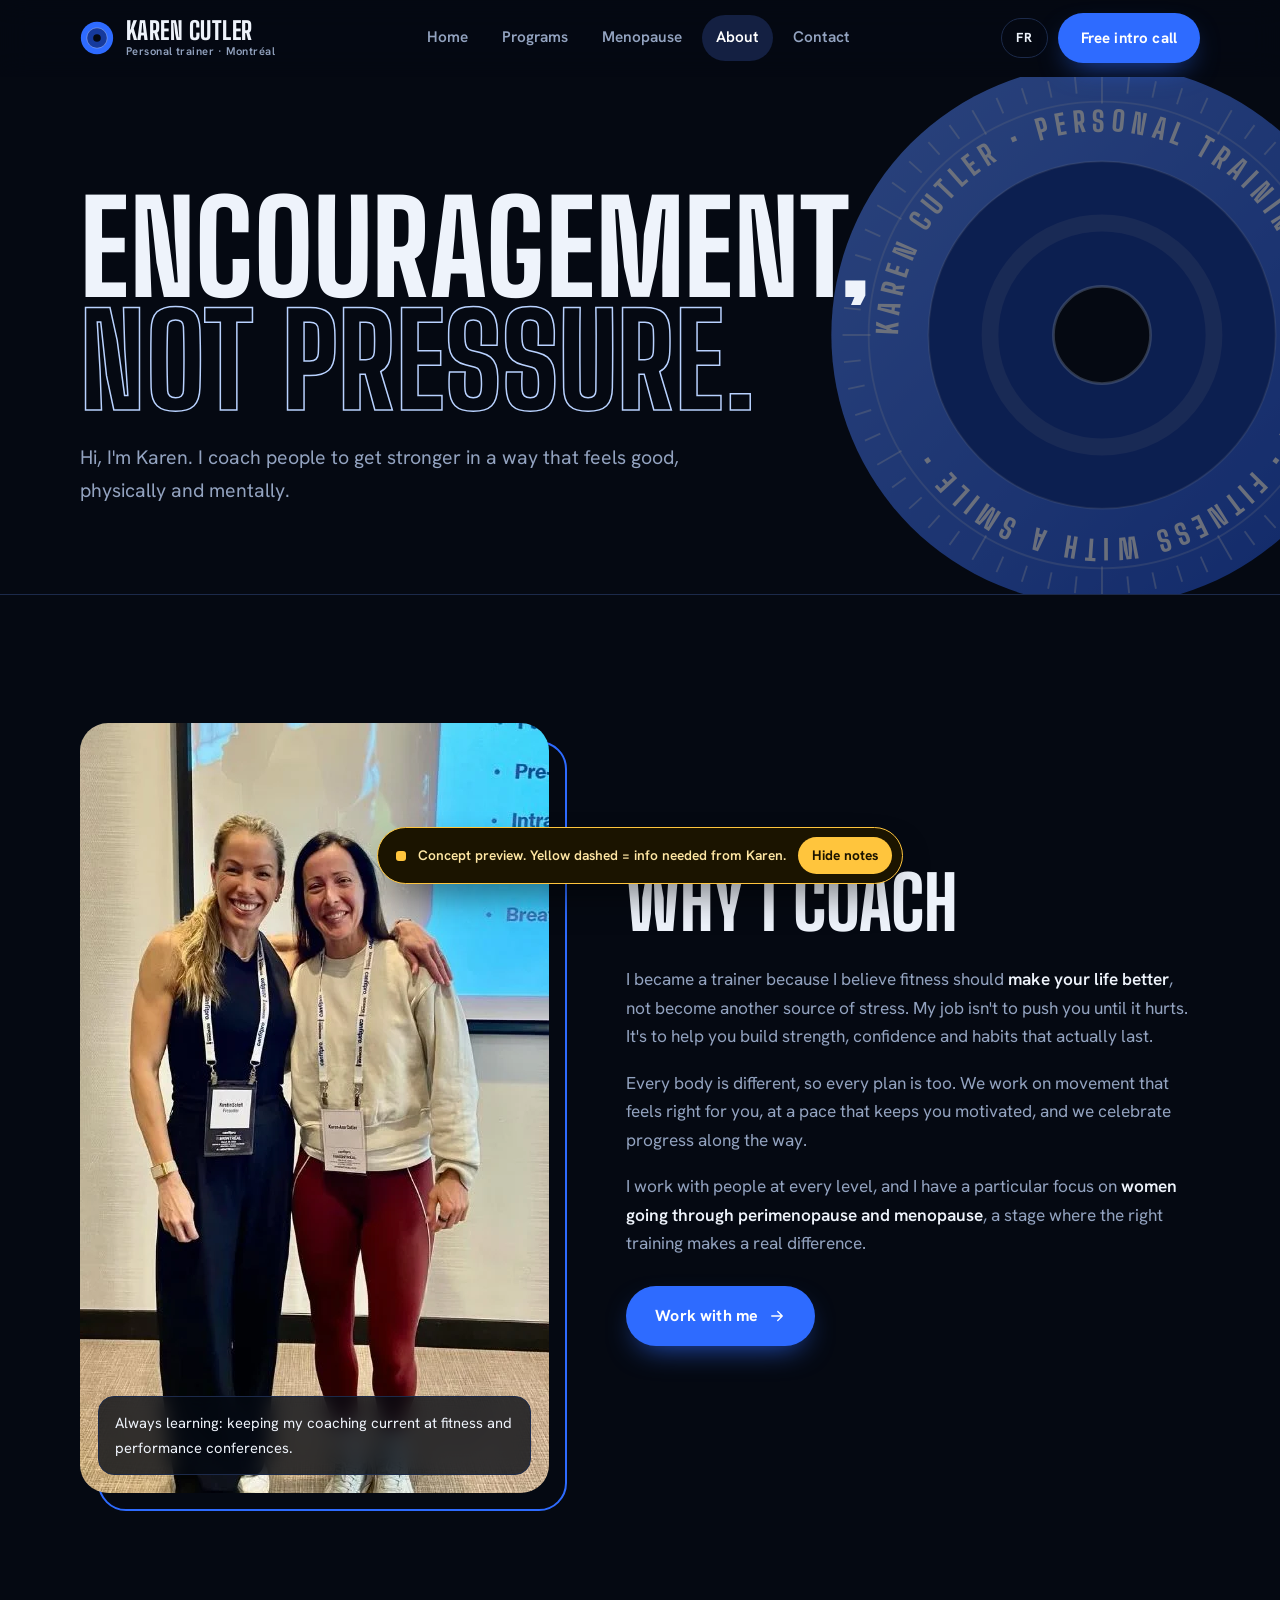
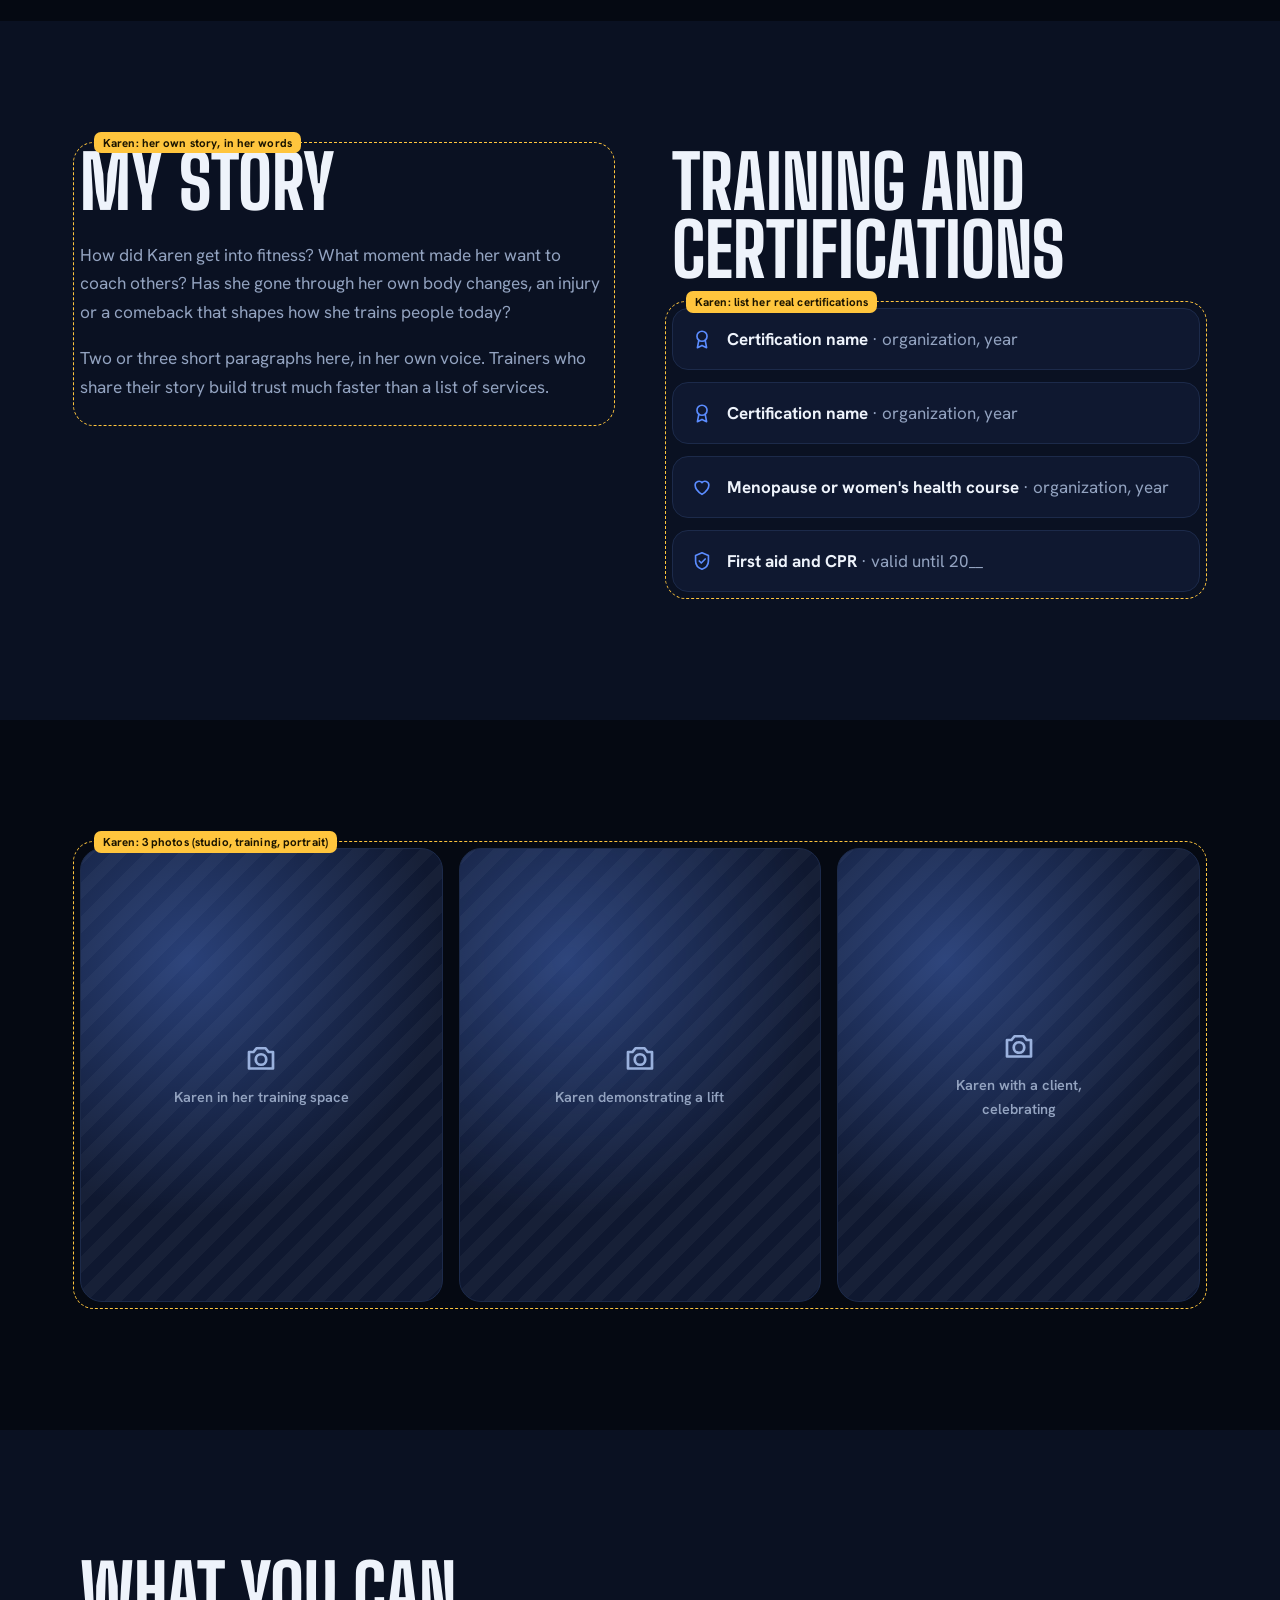
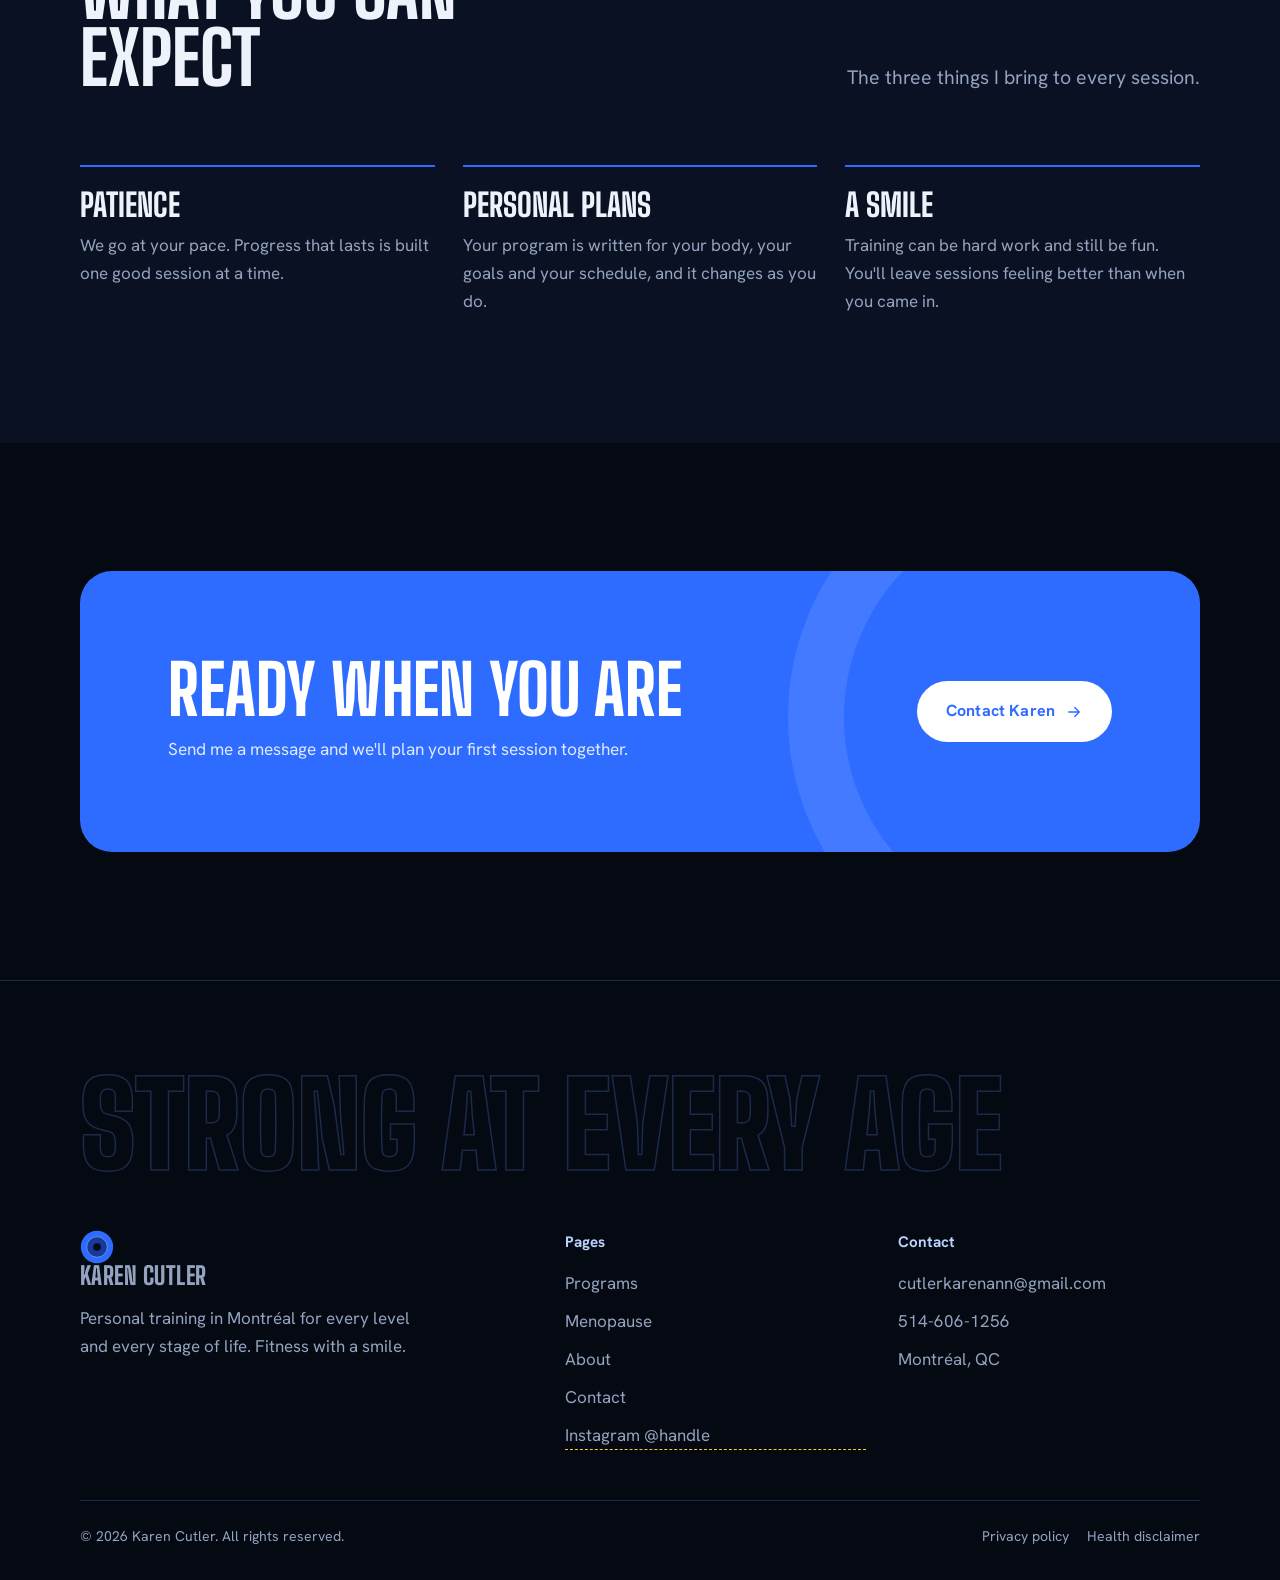
<file: about.html>
<!doctype html>
<html lang="en">
<head>
<meta charset="utf-8">
<meta name="viewport" content="width=device-width, initial-scale=1">
<title data-i18n="t_about">About Karen Cutler — Personal Trainer in Montréal</title>
<meta name="description" content="Meet Karen Cutler, a Montréal personal trainer whose coaching is built on encouragement, personalized programs and lasting strength.">
<meta property="og:title" content="About Karen Cutler — Personal Trainer in Montréal">
<meta property="og:description" content="Meet Karen Cutler, a Montréal personal trainer whose coaching is built on encouragement, personalized programs and lasting strength.">
<meta property="og:image" content="images/og.jpg">
<meta name="theme-color" content="#050912">
<link rel="icon" href="images/favicon.svg" type="image/svg+xml">
<script>try{if(localStorage.getItem('kc_lang')==='fr'){document.documentElement.lang='fr';document.documentElement.classList.add('fr-pending')}}catch(e){}</script>
<link rel="preconnect" href="https://fonts.googleapis.com">
<link rel="preconnect" href="https://fonts.gstatic.com" crossorigin>
<link href="https://fonts.googleapis.com/css2?family=Big+Shoulders+Display:wght@600;700;800;900&family=Hanken+Grotesk:wght@400;500;600;700&display=swap" rel="stylesheet">
<link rel="stylesheet" href="assets/site.css">
<script type="speculationrules">{"prerender":[{"where":{"href_matches":"/*"},"eagerness":"moderate"}]}</script>
<script src="assets/site.js" defer></script>
</head>
<body data-page="about">
<a class="skip" href="#main" style="position:absolute;left:-999px">Skip to content</a>
<div class="progress" aria-hidden="true"></div>
<header class="site-header">
  <div class="wrap nav">
    <a class="brand" href="index.html" aria-label="Karen Cutler, home"><svg class="brand-mark" viewBox="0 0 40 40" aria-hidden="true"><circle cx="20" cy="20" r="19" fill="#2E6BFF"/><circle cx="20" cy="20" r="12" fill="#163A9C" stroke="rgba(255,255,255,.35)"/><circle cx="20" cy="20" r="4.5" fill="#050912"/></svg><span>Karen Cutler<small data-i18n="brand_sub">Personal trainer · Montréal</small></span></a>
    <nav aria-label="Main"><ul class="nav-links"><li><a href="index.html" data-i18n="nav_home">Home</a></li>
<li><a href="programs.html" data-i18n="nav_programs">Programs</a></li>
<li><a href="menopause.html" data-i18n="nav_menopause">Menopause</a></li>
<li><a href="about.html" aria-current="page" data-i18n="nav_about">About</a></li>
<li><a href="contact.html" data-i18n="nav_contact">Contact</a></li></ul></nav>
    <div class="nav-tools">
      <button class="lang" type="button" data-lang-toggle aria-label="Passer en français">FR</button>
      <a class="btn btn--primary nav-cta" href="contact.html" data-i18n="cta_call">Free intro call</a>
      <button class="burger" type="button" aria-label="Menu" aria-expanded="false" aria-controls="mobile-menu"><span></span><span></span><span></span></button>
    </div>
  </div>
</header>
<div class="mobile-menu" id="mobile-menu">
  <a class="m-link" href="index.html"><span data-i18n="nav_home">Home</span><svg viewBox="0 0 24 24" fill="none" stroke="currentColor" stroke-width="1.8" stroke-linecap="round" stroke-linejoin="round" aria-hidden="true"><path d="M5 12h14M13 6l6 6-6 6"/></svg></a>
<a class="m-link" href="programs.html"><span data-i18n="nav_programs">Programs</span><svg viewBox="0 0 24 24" fill="none" stroke="currentColor" stroke-width="1.8" stroke-linecap="round" stroke-linejoin="round" aria-hidden="true"><path d="M5 12h14M13 6l6 6-6 6"/></svg></a>
<a class="m-link" href="menopause.html"><span data-i18n="nav_menopause">Menopause</span><svg viewBox="0 0 24 24" fill="none" stroke="currentColor" stroke-width="1.8" stroke-linecap="round" stroke-linejoin="round" aria-hidden="true"><path d="M5 12h14M13 6l6 6-6 6"/></svg></a>
<a class="m-link" href="about.html" aria-current="page"><span data-i18n="nav_about">About</span><svg viewBox="0 0 24 24" fill="none" stroke="currentColor" stroke-width="1.8" stroke-linecap="round" stroke-linejoin="round" aria-hidden="true"><path d="M5 12h14M13 6l6 6-6 6"/></svg></a>
  <a class="btn btn--primary" href="contact.html"><span data-i18n="cta_call">Free intro call</span><svg viewBox="0 0 24 24" fill="none" stroke="currentColor" stroke-width="1.8" stroke-linecap="round" stroke-linejoin="round" aria-hidden="true"><path d="M5 12h14M13 6l6 6-6 6"/></svg></a>
</div>

<main id="main">
  <section class="page-hero">
    <div class="ring" aria-hidden="true"><svg viewBox="0 0 600 600" aria-hidden="true" class="">
  <defs>
    <linearGradient id="pg" x1="0" y1="0" x2="1" y2="1"><stop offset="0" stop-color="#5B8CFF"/><stop offset="1" stop-color="#1F4FD1"/></linearGradient>
    <path id="arc" d="M300,300 m-218,0 a218,218 0 1,1 436,0 a218,218 0 1,1 -436,0"/>
  </defs>
  <circle cx="300" cy="300" r="290" fill="url(#pg)"/>
  <circle cx="300" cy="300" r="250" fill="none" stroke="rgba(255,255,255,.22)" stroke-width="2"/>
  <circle cx="300" cy="300" r="186" fill="#163A9C"/>
  <circle cx="300" cy="300" r="186" fill="none" stroke="rgba(255,255,255,.18)" stroke-width="2"/>
  <circle cx="300" cy="300" r="120" fill="none" stroke="rgba(255,255,255,.12)" stroke-width="18"/>
  <circle cx="300" cy="300" r="52" fill="#050912"/>
  <circle cx="300" cy="300" r="52" fill="none" stroke="rgba(185,210,255,.5)" stroke-width="3"/>
  <g stroke="rgba(255,255,255,.35)" stroke-width="2"><line x1="300" y1="22" x2="300" y2="52" transform="rotate(0 300 300)"/><line x1="300" y1="22" x2="300" y2="40" transform="rotate(6 300 300)"/><line x1="300" y1="22" x2="300" y2="40" transform="rotate(12 300 300)"/><line x1="300" y1="22" x2="300" y2="40" transform="rotate(18 300 300)"/><line x1="300" y1="22" x2="300" y2="40" transform="rotate(24 300 300)"/><line x1="300" y1="22" x2="300" y2="52" transform="rotate(30 300 300)"/><line x1="300" y1="22" x2="300" y2="40" transform="rotate(36 300 300)"/><line x1="300" y1="22" x2="300" y2="40" transform="rotate(42 300 300)"/><line x1="300" y1="22" x2="300" y2="40" transform="rotate(48 300 300)"/><line x1="300" y1="22" x2="300" y2="40" transform="rotate(54 300 300)"/><line x1="300" y1="22" x2="300" y2="52" transform="rotate(60 300 300)"/><line x1="300" y1="22" x2="300" y2="40" transform="rotate(66 300 300)"/><line x1="300" y1="22" x2="300" y2="40" transform="rotate(72 300 300)"/><line x1="300" y1="22" x2="300" y2="40" transform="rotate(78 300 300)"/><line x1="300" y1="22" x2="300" y2="40" transform="rotate(84 300 300)"/><line x1="300" y1="22" x2="300" y2="52" transform="rotate(90 300 300)"/><line x1="300" y1="22" x2="300" y2="40" transform="rotate(96 300 300)"/><line x1="300" y1="22" x2="300" y2="40" transform="rotate(102 300 300)"/><line x1="300" y1="22" x2="300" y2="40" transform="rotate(108 300 300)"/><line x1="300" y1="22" x2="300" y2="40" transform="rotate(114 300 300)"/><line x1="300" y1="22" x2="300" y2="52" transform="rotate(120 300 300)"/><line x1="300" y1="22" x2="300" y2="40" transform="rotate(126 300 300)"/><line x1="300" y1="22" x2="300" y2="40" transform="rotate(132 300 300)"/><line x1="300" y1="22" x2="300" y2="40" transform="rotate(138 300 300)"/><line x1="300" y1="22" x2="300" y2="40" transform="rotate(144 300 300)"/><line x1="300" y1="22" x2="300" y2="52" transform="rotate(150 300 300)"/><line x1="300" y1="22" x2="300" y2="40" transform="rotate(156 300 300)"/><line x1="300" y1="22" x2="300" y2="40" transform="rotate(162 300 300)"/><line x1="300" y1="22" x2="300" y2="40" transform="rotate(168 300 300)"/><line x1="300" y1="22" x2="300" y2="40" transform="rotate(174 300 300)"/><line x1="300" y1="22" x2="300" y2="52" transform="rotate(180 300 300)"/><line x1="300" y1="22" x2="300" y2="40" transform="rotate(186 300 300)"/><line x1="300" y1="22" x2="300" y2="40" transform="rotate(192 300 300)"/><line x1="300" y1="22" x2="300" y2="40" transform="rotate(198 300 300)"/><line x1="300" y1="22" x2="300" y2="40" transform="rotate(204 300 300)"/><line x1="300" y1="22" x2="300" y2="52" transform="rotate(210 300 300)"/><line x1="300" y1="22" x2="300" y2="40" transform="rotate(216 300 300)"/><line x1="300" y1="22" x2="300" y2="40" transform="rotate(222 300 300)"/><line x1="300" y1="22" x2="300" y2="40" transform="rotate(228 300 300)"/><line x1="300" y1="22" x2="300" y2="40" transform="rotate(234 300 300)"/><line x1="300" y1="22" x2="300" y2="52" transform="rotate(240 300 300)"/><line x1="300" y1="22" x2="300" y2="40" transform="rotate(246 300 300)"/><line x1="300" y1="22" x2="300" y2="40" transform="rotate(252 300 300)"/><line x1="300" y1="22" x2="300" y2="40" transform="rotate(258 300 300)"/><line x1="300" y1="22" x2="300" y2="40" transform="rotate(264 300 300)"/><line x1="300" y1="22" x2="300" y2="52" transform="rotate(270 300 300)"/><line x1="300" y1="22" x2="300" y2="40" transform="rotate(276 300 300)"/><line x1="300" y1="22" x2="300" y2="40" transform="rotate(282 300 300)"/><line x1="300" y1="22" x2="300" y2="40" transform="rotate(288 300 300)"/><line x1="300" y1="22" x2="300" y2="40" transform="rotate(294 300 300)"/><line x1="300" y1="22" x2="300" y2="52" transform="rotate(300 300 300)"/><line x1="300" y1="22" x2="300" y2="40" transform="rotate(306 300 300)"/><line x1="300" y1="22" x2="300" y2="40" transform="rotate(312 300 300)"/><line x1="300" y1="22" x2="300" y2="40" transform="rotate(318 300 300)"/><line x1="300" y1="22" x2="300" y2="40" transform="rotate(324 300 300)"/><line x1="300" y1="22" x2="300" y2="52" transform="rotate(330 300 300)"/><line x1="300" y1="22" x2="300" y2="40" transform="rotate(336 300 300)"/><line x1="300" y1="22" x2="300" y2="40" transform="rotate(342 300 300)"/><line x1="300" y1="22" x2="300" y2="40" transform="rotate(348 300 300)"/><line x1="300" y1="22" x2="300" y2="40" transform="rotate(354 300 300)"/></g>
  <text font-family="Big Shoulders Display, Impact, sans-serif" font-weight="800" font-size="30" letter-spacing="7" fill="rgba(255,255,255,.88)">
    <textPath href="#arc">KAREN CUTLER • PERSONAL TRAINING • MONTRÉAL • FITNESS WITH A SMILE •</textPath>
  </text>
</svg></div>
    <div class="wrap">
      <h1 class="display">
        <span class="line"><span data-i18n="ab_l1">Encouragement,</span></span>
        <span class="line"><span class="outline" data-i18n="ab_l2">not pressure.</span></span>
      </h1>
      <p class="lede hero-fade d1" data-i18n="ab_lede">Hi, I'm Karen. I coach people to get stronger in a way that feels good, physically and mentally.</p>
    </div>
  </section>

  <section class="section">
    <div class="wrap about-grid">
      <div class="photo-card reveal">
        <img src="images/karen-conference.webp" width="512" height="770" alt="Karen Cutler at a fitness and performance conference" loading="lazy">
        <div class="photo-tag" data-i18n="ab_tag">Always learning: keeping my coaching current at fitness and performance conferences.</div>
      </div>
      <div class="prose reveal" data-d="1">
        <h2 class="h2" style="margin-bottom:28px" data-i18n="ab_story_t">Why I coach</h2>
        <p data-i18n="ab_p1">I became a trainer because I believe fitness should <strong>make your life better</strong>, not become another source of stress. My job isn't to push you until it hurts. It's to help you build strength, confidence and habits that actually last.</p>
        <p data-i18n="ab_p2">Every body is different, so every plan is too. We work on movement that feels right for you, at a pace that keeps you motivated, and we celebrate progress along the way.</p>
        <p data-i18n="ab_p3">I work with people at every level, and I have a particular focus on <strong>women going through perimenopause and menopause</strong>, a stage where the right training makes a real difference.</p>
        <a class="btn btn--primary magnetic" href="contact.html" style="margin-top:10px"><span data-i18n="cta_work">Work with me</span><svg viewBox="0 0 24 24" fill="none" stroke="currentColor" stroke-width="1.8" stroke-linecap="round" stroke-linejoin="round" aria-hidden="true"><path d="M5 12h14M13 6l6 6-6 6"/></svg></a>
      </div>
    </div>
  </section>

  <!-- STORY + CREDENTIALS -->
  <section class="section section--tint">
    <div class="wrap mp-split">
      <div class="prose reveal ph"><span class="ph-tag">Karen: her own story, in her words</span>
        <h2 class="h2" style="margin-bottom:24px" data-i18n="st_t">My story</h2>
        <p data-i18n="st_p1">How did Karen get into fitness? What moment made her want to coach others? Has she gone through her own body changes, an injury or a comeback that shapes how she trains people today?</p>
        <p data-i18n="st_p2">Two or three short paragraphs here, in her own voice. Trainers who share their story build trust much faster than a list of services.</p>
      </div>
      <div class="reveal" data-d="1">
        <h2 class="h2" style="margin-bottom:24px" data-i18n="ce_t">Training and certifications</h2>
        <ul class="cert-list ph"><span class="ph-tag">Karen: list her real certifications</span>
          <li><svg viewBox="0 0 24 24" fill="none" stroke="currentColor" stroke-width="1.8" stroke-linecap="round" stroke-linejoin="round" aria-hidden="true"><circle cx="12" cy="9" r="5.5"/><polyline points="8.5 13.5 7 21.5 12 19 17 21.5 15.5 13.5"/></svg><span><b>Certification name</b> <span class="muted">· <span data-i18n="ce_org">organization, year</span></span></span></li>
          <li><svg viewBox="0 0 24 24" fill="none" stroke="currentColor" stroke-width="1.8" stroke-linecap="round" stroke-linejoin="round" aria-hidden="true"><circle cx="12" cy="9" r="5.5"/><polyline points="8.5 13.5 7 21.5 12 19 17 21.5 15.5 13.5"/></svg><span><b>Certification name</b> <span class="muted">· <span data-i18n="ce_org">organization, year</span></span></span></li>
          <li><svg viewBox="0 0 24 24" fill="none" stroke="currentColor" stroke-width="1.8" stroke-linecap="round" stroke-linejoin="round" aria-hidden="true"><path d="M12 20s-7.5-4.6-7.5-10.2A4.3 4.3 0 0 1 12 7.2a4.3 4.3 0 0 1 7.5 2.6C19.5 15.4 12 20 12 20z"/></svg><span><b data-i18n="ce_meno">Menopause or women's health course</b> <span class="muted">· <span data-i18n="ce_org">organization, year</span></span></span></li>
          <li><svg viewBox="0 0 24 24" fill="none" stroke="currentColor" stroke-width="1.8" stroke-linecap="round" stroke-linejoin="round" aria-hidden="true"><path d="M12 3 5 6v6c0 4.4 3 7.6 7 9 4-1.4 7-4.6 7-9V6z"/><polyline points="9 12 11.2 14.2 15.5 9.8"/></svg><span><b data-i18n="ce_fa">First aid and CPR</b> <span class="muted">· <span data-i18n="ce_valid">valid until 20__</span></span></span></li>
        </ul>
      </div>
    </div>
  </section>

  <section class="section">
    <div class="wrap">
      <div class="gallery ph reveal"><span class="ph-tag">Karen: 3 photos (studio, training, portrait)</span>
        <div class="photo-slot"><svg viewBox="0 0 24 24" fill="none" stroke="currentColor" stroke-width="1.8" stroke-linecap="round" stroke-linejoin="round" aria-hidden="true"><path d="M4 8h3l2-2.5h6L17 8h3v11H4z"/><circle cx="12" cy="13" r="3.5"/></svg><span data-i18n="ga1">Karen in her training space</span></div>
        <div class="photo-slot"><svg viewBox="0 0 24 24" fill="none" stroke="currentColor" stroke-width="1.8" stroke-linecap="round" stroke-linejoin="round" aria-hidden="true"><path d="M4 8h3l2-2.5h6L17 8h3v11H4z"/><circle cx="12" cy="13" r="3.5"/></svg><span data-i18n="ga2">Karen demonstrating a lift</span></div>
        <div class="photo-slot"><svg viewBox="0 0 24 24" fill="none" stroke="currentColor" stroke-width="1.8" stroke-linecap="round" stroke-linejoin="round" aria-hidden="true"><path d="M4 8h3l2-2.5h6L17 8h3v11H4z"/><circle cx="12" cy="13" r="3.5"/></svg><span data-i18n="ga3">Karen with a client, celebrating</span></div>
      </div>
    </div>
  </section>

  <section class="section section--tint">
    <div class="wrap">
      <div class="head">
        <h2 class="h2 reveal" data-i18n="val_t">What you can expect</h2>
        <p class="lede reveal" data-d="1" data-i18n="val_d">The three things I bring to every session.</p>
      </div>
      <div class="values">
        <div class="value reveal"><h3 data-i18n="v1_t">Patience</h3><p data-i18n="v1_d">We go at your pace. Progress that lasts is built one good session at a time.</p></div>
        <div class="value reveal" data-d="1"><h3 data-i18n="v2_t">Personal plans</h3><p data-i18n="v2_d">Your program is written for your body, your goals and your schedule, and it changes as you do.</p></div>
        <div class="value reveal" data-d="2"><h3 data-i18n="v3_t">A smile</h3><p data-i18n="v3_d">Training can be hard work and still be fun. You'll leave sessions feeling better than when you came in.</p></div>
      </div>
    </div>
  </section>

  <section class="section">
    <div class="wrap">
      <div class="cta-band reveal">
        <div>
          <h2 data-i18n="band4_t">Ready when you are</h2>
          <p data-i18n="band4_d">Send me a message and we'll plan your first session together.</p>
        </div>
        <a class="btn magnetic" href="contact.html"><span data-i18n="cta_contact">Contact Karen</span><svg viewBox="0 0 24 24" fill="none" stroke="currentColor" stroke-width="1.8" stroke-linecap="round" stroke-linejoin="round" aria-hidden="true"><path d="M5 12h14M13 6l6 6-6 6"/></svg></a>
      </div>
    </div>
  </section>
</main>

<footer class="site-footer">
  <div class="wrap">
    <div class="foot-big" aria-hidden="true">Strong at every age</div>
    <div class="foot-grid">
      <div>
        <a class="brand" href="index.html" style="margin-bottom:16px"><svg class="brand-mark" viewBox="0 0 40 40" aria-hidden="true"><circle cx="20" cy="20" r="19" fill="#2E6BFF"/><circle cx="20" cy="20" r="12" fill="#163A9C" stroke="rgba(255,255,255,.35)"/><circle cx="20" cy="20" r="4.5" fill="#050912"/></svg><span>Karen Cutler</span></a>
        <p data-i18n="foot_about" style="max-width:36ch">Personal training in Montréal for every level and every stage of life. Fitness with a smile.</p>
      </div>
      <div>
        <h4 data-i18n="foot_pages">Pages</h4>
        <a href="programs.html" data-i18n="nav_programs">Programs</a>
        <a href="menopause.html" data-i18n="nav_menopause">Menopause</a>
        <a href="about.html" data-i18n="nav_about">About</a>
        <a href="contact.html" data-i18n="nav_contact">Contact</a>
        <a class="ph-inline" href="#" data-ig>Instagram @handle</a>
      </div>
      <div>
        <h4 data-i18n="foot_contact">Contact</h4>
        <a href="mailto:cutlerkarenann@gmail.com">cutlerkarenann@gmail.com</a>
        <a href="tel:+15146061256">514-606-1256</a>
        <p>Montréal, QC</p>
      </div>
    </div>
    <div class="foot-bottom">
      <span>© <span data-year></span> Karen Cutler. <span data-i18n="foot_rights">All rights reserved.</span></span>
      <span class="foot-legal"><a href="privacy.html" data-i18n="foot_privacy">Privacy policy</a><a href="privacy.html#disclaimer" data-i18n="foot_disclaimer">Health disclaimer</a></span>
    </div>
  </div>
</footer>
<div class="wipe" aria-hidden="true"></div>
<div class="concept-bar" role="note"><i></i><span>Concept preview. Yellow dashed = info needed from Karen.</span><button type="button" data-clean>Hide notes</button></div>
<button class="concept-show" type="button" data-clean>Show notes</button>
</body>
</html>
</file>
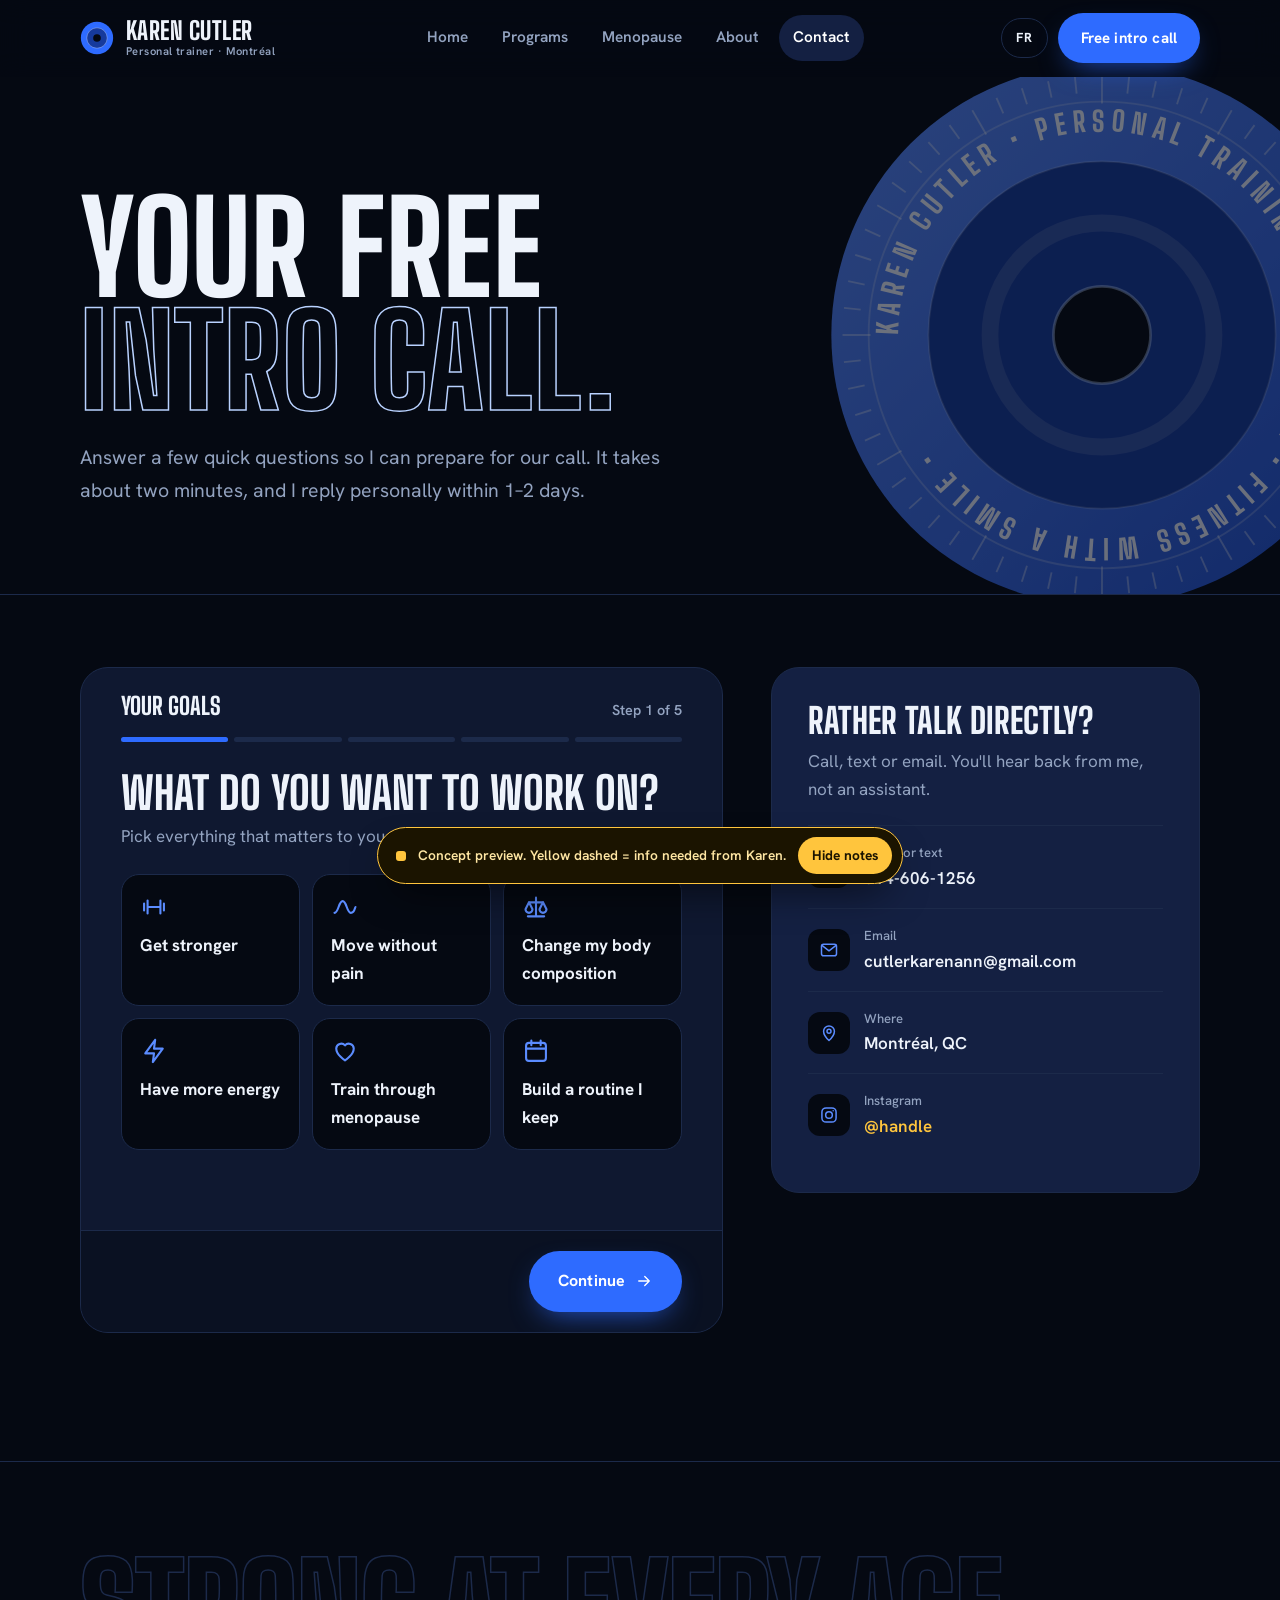
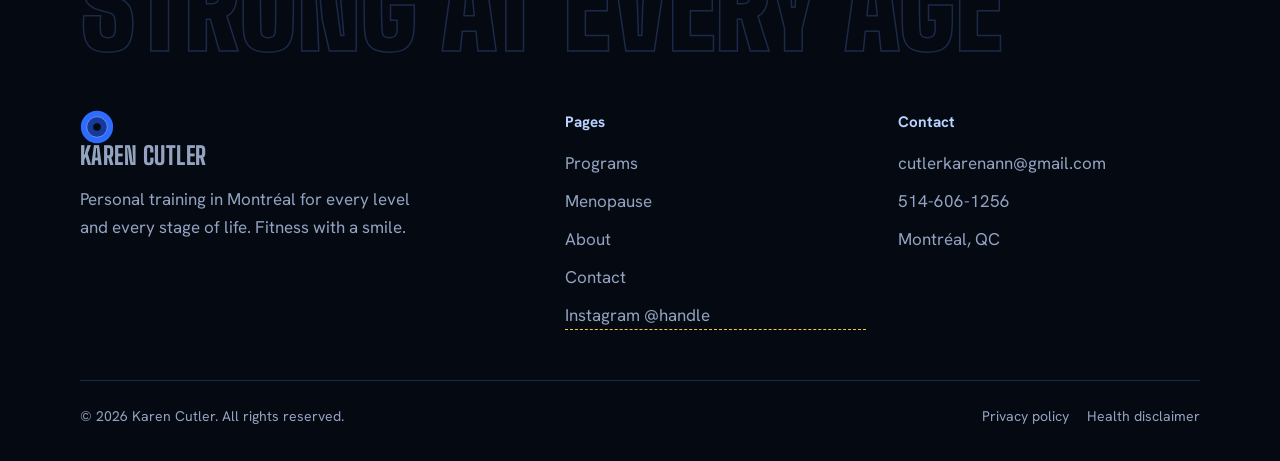
<file: contact.html>
<!doctype html>
<html lang="en">
<head>
<meta charset="utf-8">
<meta name="viewport" content="width=device-width, initial-scale=1">
<title data-i18n="t_contact">Book a Free Intro Call — Karen Cutler, Personal Trainer in Montréal</title>
<meta name="description" content="Send Karen Cutler a training request in two minutes and book a free 20-minute intro call. Personal training in Montréal, in person or online.">
<meta property="og:title" content="Book a Free Intro Call — Karen Cutler, Personal Trainer in Montréal">
<meta property="og:description" content="Send Karen Cutler a training request in two minutes and book a free 20-minute intro call. Personal training in Montréal, in person or online.">
<meta property="og:image" content="images/og.jpg">
<meta name="theme-color" content="#050912">
<link rel="icon" href="images/favicon.svg" type="image/svg+xml">
<script>try{if(localStorage.getItem('kc_lang')==='fr'){document.documentElement.lang='fr';document.documentElement.classList.add('fr-pending')}}catch(e){}</script>
<link rel="preconnect" href="https://fonts.googleapis.com">
<link rel="preconnect" href="https://fonts.gstatic.com" crossorigin>
<link href="https://fonts.googleapis.com/css2?family=Big+Shoulders+Display:wght@600;700;800;900&family=Hanken+Grotesk:wght@400;500;600;700&display=swap" rel="stylesheet">
<link rel="stylesheet" href="assets/site.css">
<script type="speculationrules">{"prerender":[{"where":{"href_matches":"/*"},"eagerness":"moderate"}]}</script>
<script src="assets/site.js" defer></script>
</head>
<body data-page="contact">
<a class="skip" href="#main" style="position:absolute;left:-999px">Skip to content</a>
<div class="progress" aria-hidden="true"></div>
<header class="site-header">
  <div class="wrap nav">
    <a class="brand" href="index.html" aria-label="Karen Cutler, home"><svg class="brand-mark" viewBox="0 0 40 40" aria-hidden="true"><circle cx="20" cy="20" r="19" fill="#2E6BFF"/><circle cx="20" cy="20" r="12" fill="#163A9C" stroke="rgba(255,255,255,.35)"/><circle cx="20" cy="20" r="4.5" fill="#050912"/></svg><span>Karen Cutler<small data-i18n="brand_sub">Personal trainer · Montréal</small></span></a>
    <nav aria-label="Main"><ul class="nav-links"><li><a href="index.html" data-i18n="nav_home">Home</a></li>
<li><a href="programs.html" data-i18n="nav_programs">Programs</a></li>
<li><a href="menopause.html" data-i18n="nav_menopause">Menopause</a></li>
<li><a href="about.html" data-i18n="nav_about">About</a></li>
<li><a href="contact.html" aria-current="page" data-i18n="nav_contact">Contact</a></li></ul></nav>
    <div class="nav-tools">
      <button class="lang" type="button" data-lang-toggle aria-label="Passer en français">FR</button>
      <a class="btn btn--primary nav-cta" href="contact.html" data-i18n="cta_call">Free intro call</a>
      <button class="burger" type="button" aria-label="Menu" aria-expanded="false" aria-controls="mobile-menu"><span></span><span></span><span></span></button>
    </div>
  </div>
</header>
<div class="mobile-menu" id="mobile-menu">
  <a class="m-link" href="index.html"><span data-i18n="nav_home">Home</span><svg viewBox="0 0 24 24" fill="none" stroke="currentColor" stroke-width="1.8" stroke-linecap="round" stroke-linejoin="round" aria-hidden="true"><path d="M5 12h14M13 6l6 6-6 6"/></svg></a>
<a class="m-link" href="programs.html"><span data-i18n="nav_programs">Programs</span><svg viewBox="0 0 24 24" fill="none" stroke="currentColor" stroke-width="1.8" stroke-linecap="round" stroke-linejoin="round" aria-hidden="true"><path d="M5 12h14M13 6l6 6-6 6"/></svg></a>
<a class="m-link" href="menopause.html"><span data-i18n="nav_menopause">Menopause</span><svg viewBox="0 0 24 24" fill="none" stroke="currentColor" stroke-width="1.8" stroke-linecap="round" stroke-linejoin="round" aria-hidden="true"><path d="M5 12h14M13 6l6 6-6 6"/></svg></a>
<a class="m-link" href="about.html"><span data-i18n="nav_about">About</span><svg viewBox="0 0 24 24" fill="none" stroke="currentColor" stroke-width="1.8" stroke-linecap="round" stroke-linejoin="round" aria-hidden="true"><path d="M5 12h14M13 6l6 6-6 6"/></svg></a>
  <a class="btn btn--primary" href="contact.html"><span data-i18n="cta_call">Free intro call</span><svg viewBox="0 0 24 24" fill="none" stroke="currentColor" stroke-width="1.8" stroke-linecap="round" stroke-linejoin="round" aria-hidden="true"><path d="M5 12h14M13 6l6 6-6 6"/></svg></a>
</div>

<main id="main">
  <section class="page-hero">
    <div class="ring" aria-hidden="true"><svg viewBox="0 0 600 600" aria-hidden="true" class="">
  <defs>
    <linearGradient id="pg" x1="0" y1="0" x2="1" y2="1"><stop offset="0" stop-color="#5B8CFF"/><stop offset="1" stop-color="#1F4FD1"/></linearGradient>
    <path id="arc" d="M300,300 m-218,0 a218,218 0 1,1 436,0 a218,218 0 1,1 -436,0"/>
  </defs>
  <circle cx="300" cy="300" r="290" fill="url(#pg)"/>
  <circle cx="300" cy="300" r="250" fill="none" stroke="rgba(255,255,255,.22)" stroke-width="2"/>
  <circle cx="300" cy="300" r="186" fill="#163A9C"/>
  <circle cx="300" cy="300" r="186" fill="none" stroke="rgba(255,255,255,.18)" stroke-width="2"/>
  <circle cx="300" cy="300" r="120" fill="none" stroke="rgba(255,255,255,.12)" stroke-width="18"/>
  <circle cx="300" cy="300" r="52" fill="#050912"/>
  <circle cx="300" cy="300" r="52" fill="none" stroke="rgba(185,210,255,.5)" stroke-width="3"/>
  <g stroke="rgba(255,255,255,.35)" stroke-width="2"><line x1="300" y1="22" x2="300" y2="52" transform="rotate(0 300 300)"/><line x1="300" y1="22" x2="300" y2="40" transform="rotate(6 300 300)"/><line x1="300" y1="22" x2="300" y2="40" transform="rotate(12 300 300)"/><line x1="300" y1="22" x2="300" y2="40" transform="rotate(18 300 300)"/><line x1="300" y1="22" x2="300" y2="40" transform="rotate(24 300 300)"/><line x1="300" y1="22" x2="300" y2="52" transform="rotate(30 300 300)"/><line x1="300" y1="22" x2="300" y2="40" transform="rotate(36 300 300)"/><line x1="300" y1="22" x2="300" y2="40" transform="rotate(42 300 300)"/><line x1="300" y1="22" x2="300" y2="40" transform="rotate(48 300 300)"/><line x1="300" y1="22" x2="300" y2="40" transform="rotate(54 300 300)"/><line x1="300" y1="22" x2="300" y2="52" transform="rotate(60 300 300)"/><line x1="300" y1="22" x2="300" y2="40" transform="rotate(66 300 300)"/><line x1="300" y1="22" x2="300" y2="40" transform="rotate(72 300 300)"/><line x1="300" y1="22" x2="300" y2="40" transform="rotate(78 300 300)"/><line x1="300" y1="22" x2="300" y2="40" transform="rotate(84 300 300)"/><line x1="300" y1="22" x2="300" y2="52" transform="rotate(90 300 300)"/><line x1="300" y1="22" x2="300" y2="40" transform="rotate(96 300 300)"/><line x1="300" y1="22" x2="300" y2="40" transform="rotate(102 300 300)"/><line x1="300" y1="22" x2="300" y2="40" transform="rotate(108 300 300)"/><line x1="300" y1="22" x2="300" y2="40" transform="rotate(114 300 300)"/><line x1="300" y1="22" x2="300" y2="52" transform="rotate(120 300 300)"/><line x1="300" y1="22" x2="300" y2="40" transform="rotate(126 300 300)"/><line x1="300" y1="22" x2="300" y2="40" transform="rotate(132 300 300)"/><line x1="300" y1="22" x2="300" y2="40" transform="rotate(138 300 300)"/><line x1="300" y1="22" x2="300" y2="40" transform="rotate(144 300 300)"/><line x1="300" y1="22" x2="300" y2="52" transform="rotate(150 300 300)"/><line x1="300" y1="22" x2="300" y2="40" transform="rotate(156 300 300)"/><line x1="300" y1="22" x2="300" y2="40" transform="rotate(162 300 300)"/><line x1="300" y1="22" x2="300" y2="40" transform="rotate(168 300 300)"/><line x1="300" y1="22" x2="300" y2="40" transform="rotate(174 300 300)"/><line x1="300" y1="22" x2="300" y2="52" transform="rotate(180 300 300)"/><line x1="300" y1="22" x2="300" y2="40" transform="rotate(186 300 300)"/><line x1="300" y1="22" x2="300" y2="40" transform="rotate(192 300 300)"/><line x1="300" y1="22" x2="300" y2="40" transform="rotate(198 300 300)"/><line x1="300" y1="22" x2="300" y2="40" transform="rotate(204 300 300)"/><line x1="300" y1="22" x2="300" y2="52" transform="rotate(210 300 300)"/><line x1="300" y1="22" x2="300" y2="40" transform="rotate(216 300 300)"/><line x1="300" y1="22" x2="300" y2="40" transform="rotate(222 300 300)"/><line x1="300" y1="22" x2="300" y2="40" transform="rotate(228 300 300)"/><line x1="300" y1="22" x2="300" y2="40" transform="rotate(234 300 300)"/><line x1="300" y1="22" x2="300" y2="52" transform="rotate(240 300 300)"/><line x1="300" y1="22" x2="300" y2="40" transform="rotate(246 300 300)"/><line x1="300" y1="22" x2="300" y2="40" transform="rotate(252 300 300)"/><line x1="300" y1="22" x2="300" y2="40" transform="rotate(258 300 300)"/><line x1="300" y1="22" x2="300" y2="40" transform="rotate(264 300 300)"/><line x1="300" y1="22" x2="300" y2="52" transform="rotate(270 300 300)"/><line x1="300" y1="22" x2="300" y2="40" transform="rotate(276 300 300)"/><line x1="300" y1="22" x2="300" y2="40" transform="rotate(282 300 300)"/><line x1="300" y1="22" x2="300" y2="40" transform="rotate(288 300 300)"/><line x1="300" y1="22" x2="300" y2="40" transform="rotate(294 300 300)"/><line x1="300" y1="22" x2="300" y2="52" transform="rotate(300 300 300)"/><line x1="300" y1="22" x2="300" y2="40" transform="rotate(306 300 300)"/><line x1="300" y1="22" x2="300" y2="40" transform="rotate(312 300 300)"/><line x1="300" y1="22" x2="300" y2="40" transform="rotate(318 300 300)"/><line x1="300" y1="22" x2="300" y2="40" transform="rotate(324 300 300)"/><line x1="300" y1="22" x2="300" y2="52" transform="rotate(330 300 300)"/><line x1="300" y1="22" x2="300" y2="40" transform="rotate(336 300 300)"/><line x1="300" y1="22" x2="300" y2="40" transform="rotate(342 300 300)"/><line x1="300" y1="22" x2="300" y2="40" transform="rotate(348 300 300)"/><line x1="300" y1="22" x2="300" y2="40" transform="rotate(354 300 300)"/></g>
  <text font-family="Big Shoulders Display, Impact, sans-serif" font-weight="800" font-size="30" letter-spacing="7" fill="rgba(255,255,255,.88)">
    <textPath href="#arc">KAREN CUTLER • PERSONAL TRAINING • MONTRÉAL • FITNESS WITH A SMILE •</textPath>
  </text>
</svg></div>
    <div class="wrap">
      <h1 class="display">
        <span class="line"><span data-i18n="ct_l1">Your free</span></span>
        <span class="line"><span class="outline" data-i18n="ct_l2">intro call.</span></span>
      </h1>
      <p class="lede hero-fade d1" data-i18n="ct_lede">Answer a few quick questions so I can prepare for our call. It takes about two minutes, and I reply personally within 1–2 days.</p>
    </div>
  </section>

  <section class="section" style="padding-top:clamp(40px,6vw,72px)">
    <div class="wrap contact-grid">

      <form class="wiz reveal" id="intake" novalidate>
        <input type="text" name="_honey" class="honey" tabindex="-1" autocomplete="off" aria-hidden="true">

        <div class="wiz-top">
          <div class="wiz-count"><b data-step-title>Your goals</b><span data-step-count>Step 1 of 5</span></div>
          <div class="wiz-bar" aria-hidden="true"><i></i><i></i><i></i><i></i><i></i></div>
        </div>

        <div class="wiz-body">
          <!-- STEP 1 · goals -->
          <section class="wiz-step active" data-title="s1_title" aria-labelledby="h-s1">
            <h2 id="h-s1" data-i18n="s1_h">What do you want to work on?</h2>
            <p class="muted" data-i18n="s1_p">Pick everything that matters to you.</p>
            <fieldset class="q" data-required="goals">
              <legend class="label" style="position:absolute;left:-999px" data-i18n="s1_title">Your goals</legend>
              <div class="cards">
                <label class="card-opt"><input type="checkbox" name="goals" value="Get stronger"><span><svg viewBox="0 0 24 24" fill="none" stroke="currentColor" stroke-width="1.8" stroke-linecap="round" stroke-linejoin="round" aria-hidden="true"><path d="M6.5 6.5v11M3.5 9v6M17.5 6.5v11M20.5 9v6M6.5 12h11"/></svg><span data-i18n="go1">Get stronger</span></span></label>
                <label class="card-opt"><input type="checkbox" name="goals" value="Move without pain"><span><svg viewBox="0 0 24 24" fill="none" stroke="currentColor" stroke-width="1.8" stroke-linecap="round" stroke-linejoin="round" aria-hidden="true"><path d="M3 17c3.5 0 3.5-10 7-10s3.5 10 7 10 3.5-5 4-5"/></svg><span data-i18n="go2">Move without pain</span></span></label>
                <label class="card-opt"><input type="checkbox" name="goals" value="Body composition"><span><svg viewBox="0 0 24 24" fill="none" stroke="currentColor" stroke-width="1.8" stroke-linecap="round" stroke-linejoin="round" aria-hidden="true"><path d="M12 4v16M5 20h14M6 8h12"/><path d="M6 8 3 14a3 3 0 0 0 6 0zM18 8l-3 6a3 3 0 0 0 6 0z"/></svg><span data-i18n="go3">Change my body composition</span></span></label>
                <label class="card-opt"><input type="checkbox" name="goals" value="More energy"><span><svg viewBox="0 0 24 24" fill="none" stroke="currentColor" stroke-width="1.8" stroke-linecap="round" stroke-linejoin="round" aria-hidden="true"><polyline points="13 2.5 4.5 14 12 14 11 21.5 19.5 10 12 10 13 2.5"/></svg><span data-i18n="go4">Have more energy</span></span></label>
                <label class="card-opt"><input type="checkbox" name="goals" value="Train through menopause"><span><svg viewBox="0 0 24 24" fill="none" stroke="currentColor" stroke-width="1.8" stroke-linecap="round" stroke-linejoin="round" aria-hidden="true"><path d="M12 20s-7.5-4.6-7.5-10.2A4.3 4.3 0 0 1 12 7.2a4.3 4.3 0 0 1 7.5 2.6C19.5 15.4 12 20 12 20z"/></svg><span data-i18n="go5">Train through menopause</span></span></label>
                <label class="card-opt"><input type="checkbox" name="goals" value="Build a routine"><span><svg viewBox="0 0 24 24" fill="none" stroke="currentColor" stroke-width="1.8" stroke-linecap="round" stroke-linejoin="round" aria-hidden="true"><rect x="3.5" y="5" width="17" height="15.5" rx="2.5"/><path d="M3.5 10h17M8 3v4M16 3v4"/></svg><span data-i18n="go6">Build a routine I keep</span></span></label>
              </div>
            </fieldset>
          </section>

          <!-- STEP 2 · about you -->
          <section class="wiz-step" data-title="s2_title" aria-labelledby="h-s2">
            <h2 id="h-s2" data-i18n="s2_h">Tell me where you're at</h2>
            <p class="muted" data-i18n="s2_p">There are no wrong answers. This just helps me plan your first session.</p>
            <fieldset class="q" data-required="experience">
              <legend data-i18n="s2_q1">Your experience with training</legend>
              <div class="cards">
                <label class="card-opt"><input type="radio" name="experience" value="New to training"><span><svg viewBox="0 0 24 24" fill="none" stroke="currentColor" stroke-width="1.8" stroke-linecap="round" stroke-linejoin="round" aria-hidden="true"><path d="M12 21v-9"/><path d="M12 12C12 8 9 6 5 6c0 4 3 6 7 6z"/><path d="M12 10.5c0-3 2.5-5 6-5 0 3-2.5 5-6 5z"/></svg><span data-i18n="ex1">New to it</span><small data-i18n="ex1_s">Little or no training</small></span></label>
                <label class="card-opt"><input type="radio" name="experience" value="Some experience"><span><svg viewBox="0 0 24 24" fill="none" stroke="currentColor" stroke-width="1.8" stroke-linecap="round" stroke-linejoin="round" aria-hidden="true"><path d="M20 12a8 8 0 1 1-2.4-5.7"/><polyline points="20 4 20 8.5 15.5 8.5"/></svg><span data-i18n="ex2">Some experience</span><small data-i18n="ex2_s">On and off, or getting back</small></span></label>
                <label class="card-opt"><input type="radio" name="experience" value="Trains regularly"><span><svg viewBox="0 0 24 24" fill="none" stroke="currentColor" stroke-width="1.8" stroke-linecap="round" stroke-linejoin="round" aria-hidden="true"><path d="M12 21.5c3.9 0 7-2.8 7-6.8 0-5-5-7-5-11.7-3 1.8-5 4.9-5 7.8-1.2-.8-2-2-2.2-3.6C5 9 5 11.6 5 14.7c0 4 3.1 6.8 7 6.8z"/></svg><span data-i18n="ex3">I train regularly</span><small data-i18n="ex3_s">Ready for the next level</small></span></label>
              </div>
            </fieldset>
            <fieldset class="q">
              <legend><span data-i18n="s2_q2">Life stage, if it applies</span> <span class="hint" data-i18n="opt">(optional)</span></legend>
              <div class="seg pills">
                <label class="pill-opt"><input type="radio" name="stage" value="Perimenopause"><span data-i18n="st1">Perimenopause</span></label>
                <label class="pill-opt"><input type="radio" name="stage" value="Menopause"><span data-i18n="st2">Menopause</span></label>
                <label class="pill-opt"><input type="radio" name="stage" value="Post-menopause"><span data-i18n="st3">Post-menopause</span></label>
                <label class="pill-opt"><input type="radio" name="stage" value="Not applicable"><span data-i18n="st4">Doesn't apply</span></label>
                <label class="pill-opt"><input type="radio" name="stage" value="Prefer not to say"><span data-i18n="st5">Prefer not to say</span></label>
              </div>
            </fieldset>
            <div class="field q">
              <label for="i-inj"><span data-i18n="s2_q3">Injuries or health conditions I should know about</span> <span class="hint" data-i18n="opt">(optional)</span></label>
              <textarea id="i-inj" name="health" rows="3" placeholder="For example: old knee injury, lower back pain…" data-i18n-ph="s2_ph"></textarea>
            </div>
            <input type="hidden" name="noticed">
          </section>

          <!-- STEP 3 · training -->
          <section class="wiz-step" data-title="s3_title" aria-labelledby="h-s3">
            <h2 id="h-s3" data-i18n="s3_h">How would you like to train?</h2>
            <p class="muted" data-i18n="s3_p">We can always adjust this together on the call.</p>
            <fieldset class="q" data-required="format">
              <legend><span data-i18n="s3_q1">Where</span> <span class="hint" data-i18n="pick">(pick any)</span></legend>
              <div class="cards">
                <label class="card-opt"><input type="checkbox" name="format" value="Studio"><span><svg viewBox="0 0 24 24" fill="none" stroke="currentColor" stroke-width="1.8" stroke-linecap="round" stroke-linejoin="round" aria-hidden="true"><path d="M6.5 6.5v11M3.5 9v6M17.5 6.5v11M20.5 9v6M6.5 12h11"/></svg><span data-i18n="fm1">At the studio</span></span></label>
                <label class="card-opt"><input type="checkbox" name="format" value="At home"><span><svg viewBox="0 0 24 24" fill="none" stroke="currentColor" stroke-width="1.8" stroke-linecap="round" stroke-linejoin="round" aria-hidden="true"><path d="M3.5 11 12 4l8.5 7"/><path d="M6 9.5V20h12V9.5"/><path d="M10 20v-5h4v5"/></svg><span data-i18n="fm2">At my home</span></span></label>
                <label class="card-opt"><input type="checkbox" name="format" value="Online"><span><svg viewBox="0 0 24 24" fill="none" stroke="currentColor" stroke-width="1.8" stroke-linecap="round" stroke-linejoin="round" aria-hidden="true"><rect x="3" y="4.5" width="18" height="12" rx="2"/><path d="M8.5 20h7M12 16.5V20"/></svg><span data-i18n="fm3">Online</span></span></label>
              </div>
            </fieldset>
            <fieldset class="q">
              <legend data-i18n="s3_q2">Which option interests you?</legend>
              <div class="seg pills">
                <label class="pill-opt"><input type="radio" name="program" value="Single sessions"><span data-i18n="pg1">Single sessions</span></label>
                <label class="pill-opt"><input type="radio" name="program" value="12-week program"><span data-i18n="pg2">12-week program</span></label>
                <label class="pill-opt"><input type="radio" name="program" value="Online coaching"><span data-i18n="pg3">Online coaching</span></label>
                <label class="pill-opt"><input type="radio" name="program" value="Not sure yet" checked><span data-i18n="pg4">Not sure yet</span></label>
              </div>
            </fieldset>
            <fieldset class="q">
              <legend data-i18n="s3_q3">How often per week?</legend>
              <div class="seg pills">
                <label class="pill-opt"><input type="radio" name="frequency" value="1x per week"><span data-i18n="fq1">Once</span></label>
                <label class="pill-opt"><input type="radio" name="frequency" value="2x per week" checked><span data-i18n="fq2">Twice</span></label>
                <label class="pill-opt"><input type="radio" name="frequency" value="3x+ per week"><span data-i18n="fq3">3 or more</span></label>
              </div>
            </fieldset>
            <fieldset class="q" style="margin-bottom:0">
              <legend><span data-i18n="s3_q4">Best times for you</span> <span class="hint" data-i18n="pick">(pick any)</span></legend>
              <div class="seg pills">
                <label class="pill-opt"><input type="checkbox" name="times" value="Mornings"><span data-i18n="w1">Mornings</span></label>
                <label class="pill-opt"><input type="checkbox" name="times" value="Afternoons"><span data-i18n="w2">Afternoons</span></label>
                <label class="pill-opt"><input type="checkbox" name="times" value="Evenings"><span data-i18n="w3">Evenings</span></label>
                <label class="pill-opt"><input type="checkbox" name="times" value="Weekends"><span data-i18n="w4">Weekends</span></label>
              </div>
            </fieldset>
          </section>

          <!-- STEP 4 · details -->
          <section class="wiz-step" data-title="s4_title" aria-labelledby="h-s4">
            <h2 id="h-s4" data-i18n="s4_h">How can I reach you?</h2>
            <p class="muted" data-i18n="s4_p">I'll use this only to reply about your training.</p>
            <div class="row-2 q">
              <div class="field">
                <label for="i-name" data-i18n="f_name">Your name</label>
                <input id="i-name" name="name" type="text" autocomplete="name" required placeholder="Jane Doe" data-i18n-ph="f_name_ph">
              </div>
              <div class="field">
                <label for="i-email" data-i18n="f_email">Email</label>
                <input id="i-email" name="email" type="email" autocomplete="email" required placeholder="you@email.com" data-i18n-ph="f_email_ph">
              </div>
            </div>
            <div class="row-2 q">
              <div class="field">
                <label for="i-phone"><span data-i18n="f_phone">Phone</span> <span class="hint" data-i18n="opt">(optional)</span></label>
                <input id="i-phone" name="phone" type="tel" autocomplete="tel" placeholder="514 000-0000">
              </div>
              <fieldset class="field" style="border:none">
                <legend class="label" data-i18n="f_pref" style="margin-bottom:8px">Best way to reach you</legend>
                <div class="seg pills">
                  <label class="pill-opt"><input type="radio" name="contact_by" value="Email" checked><span data-i18n="cb1">Email</span></label>
                  <label class="pill-opt"><input type="radio" name="contact_by" value="Phone call"><span data-i18n="cb2">Call</span></label>
                  <label class="pill-opt"><input type="radio" name="contact_by" value="Text"><span data-i18n="cb3">Text</span></label>
                </div>
              </fieldset>
            </div>
            <div class="field q">
              <label for="i-msg"><span data-i18n="f_msg2">Anything else you'd like me to know?</span> <span class="hint" data-i18n="opt">(optional)</span></label>
              <textarea id="i-msg" name="message" rows="3" placeholder="What would you like to feel or be able to do in 3 months?" data-i18n-ph="f_msg_ph"></textarea>
            </div>
            <label class="consent" data-required="consent">
              <input type="checkbox" name="consent" value="Yes">
              <span data-i18n="consent">I agree that Karen Cutler collects this information to reply to my request and plan my training, as described in the <a href="privacy.html" target="_blank" rel="noopener">privacy policy</a>.</span>
            </label>
          </section>

          <!-- STEP 5 · review -->
          <section class="wiz-step" data-title="s5_title" aria-labelledby="h-s5">
            <h2 id="h-s5" data-i18n="s5_h">Ready to send?</h2>
            <p class="muted" data-i18n="s5_p">Check your answers. You can edit any of them.</p>
            <dl class="summary" data-summary></dl>
          </section>

          <p class="wiz-err" role="alert"></p>
        </div>

        <div class="wiz-nav">
          <button class="btn btn--ghost" type="button" data-back hidden><span data-i18n="back">Back</span></button>
          <button class="btn btn--primary magnetic" type="button" data-next style="margin-left:auto"><span data-i18n="next">Continue</span><svg viewBox="0 0 24 24" fill="none" stroke="currentColor" stroke-width="1.8" stroke-linecap="round" stroke-linejoin="round" aria-hidden="true"><path d="M5 12h14M13 6l6 6-6 6"/></svg></button>
          <button class="btn btn--primary magnetic" type="submit" data-send hidden style="margin-left:auto"><span data-i18n="send">Send my request</span><svg viewBox="0 0 24 24" fill="none" stroke="currentColor" stroke-width="1.8" stroke-linecap="round" stroke-linejoin="round" aria-hidden="true"><path d="M5 12h14M13 6l6 6-6 6"/></svg></button>
        </div>

        <div class="wiz-done" tabindex="-1">
          <svg class="big draw" viewBox="0 0 24 24" fill="none" stroke="currentColor" stroke-width="1.8" stroke-linecap="round" stroke-linejoin="round" aria-hidden="true"><circle cx="12" cy="12" r="9.5"/><polyline points="7.5 12.5 10.5 15.5 16.5 9"/></svg>
          <h2 data-i18n="done_t">Request sent</h2>
          <p class="muted" style="margin-top:10px" data-i18n="done_d">Thank you! A copy of your answers is on its way to your inbox.</p>
          <ol class="next-steps">
            <li><b>1</b><span data-i18n="done_1">Karen reads your answers and prepares for your call.</span></li>
            <li><b>2</b><span data-i18n="done_2">She contacts you within 1–2 days to pick a time.</span></li>
            <li><b>3</b><span data-i18n="done_3">Your free 20-minute intro call, then your first session.</span></li>
          </ol>
          <a class="btn btn--ghost" href="programs.html" data-i18n="done_cta">Explore the programs</a>
        </div>
      </form>

      <aside class="direct reveal" data-d="1">
        <h2 data-i18n="d_t">Rather talk directly?</h2>
        <p data-i18n="d_d">Call, text or email. You'll hear back from me, not an assistant.</p>
        <a href="tel:+15146061256"><span class="d-ico"><svg viewBox="0 0 24 24" fill="none" stroke="currentColor" stroke-width="1.8" stroke-linecap="round" stroke-linejoin="round" aria-hidden="true"><path d="M6.6 3.5h2.6l1.5 4-2 1.3a11 11 0 0 0 6.5 6.5l1.3-2 4 1.5v2.6A2.1 2.1 0 0 1 18.4 19.5 15.9 15.9 0 0 1 4.5 5.6 2.1 2.1 0 0 1 6.6 3.5z"/></svg></span><span><small data-i18n="d_phone">Phone or text</small>514-606-1256</span></a>
        <a href="mailto:cutlerkarenann@gmail.com"><span class="d-ico"><svg viewBox="0 0 24 24" fill="none" stroke="currentColor" stroke-width="1.8" stroke-linecap="round" stroke-linejoin="round" aria-hidden="true"><rect x="3" y="5" width="18" height="14" rx="2.5"/><path d="M3.5 6.5 12 13l8.5-6.5"/></svg></span><span><small data-i18n="d_email">Email</small>cutlerkarenann@gmail.com</span></a>
        <div class="d-row"><span class="d-ico"><svg viewBox="0 0 24 24" fill="none" stroke="currentColor" stroke-width="1.8" stroke-linecap="round" stroke-linejoin="round" aria-hidden="true"><path d="M12 21s-6.5-5.6-6.5-11a6.5 6.5 0 0 1 13 0C18.5 15.4 12 21 12 21z"/><circle cx="12" cy="10" r="2.4"/></svg></span><span><small data-i18n="d_where">Where</small>Montréal, QC</span></div>
        <a class="ph-inline" href="#" data-ig style="border-bottom:none"><span class="d-ico"><svg viewBox="0 0 24 24" fill="none" stroke="currentColor" stroke-width="1.8" stroke-linecap="round" stroke-linejoin="round" aria-hidden="true"><rect x="3.5" y="3.5" width="17" height="17" rx="5"/><circle cx="12" cy="12" r="4"/><path d="M17 7h.01"/></svg></span><span><small>Instagram</small>@handle</span></a>
      </aside>
    </div>
  </section>
</main>

<footer class="site-footer">
  <div class="wrap">
    <div class="foot-big" aria-hidden="true">Strong at every age</div>
    <div class="foot-grid">
      <div>
        <a class="brand" href="index.html" style="margin-bottom:16px"><svg class="brand-mark" viewBox="0 0 40 40" aria-hidden="true"><circle cx="20" cy="20" r="19" fill="#2E6BFF"/><circle cx="20" cy="20" r="12" fill="#163A9C" stroke="rgba(255,255,255,.35)"/><circle cx="20" cy="20" r="4.5" fill="#050912"/></svg><span>Karen Cutler</span></a>
        <p data-i18n="foot_about" style="max-width:36ch">Personal training in Montréal for every level and every stage of life. Fitness with a smile.</p>
      </div>
      <div>
        <h4 data-i18n="foot_pages">Pages</h4>
        <a href="programs.html" data-i18n="nav_programs">Programs</a>
        <a href="menopause.html" data-i18n="nav_menopause">Menopause</a>
        <a href="about.html" data-i18n="nav_about">About</a>
        <a href="contact.html" data-i18n="nav_contact">Contact</a>
        <a class="ph-inline" href="#" data-ig>Instagram @handle</a>
      </div>
      <div>
        <h4 data-i18n="foot_contact">Contact</h4>
        <a href="mailto:cutlerkarenann@gmail.com">cutlerkarenann@gmail.com</a>
        <a href="tel:+15146061256">514-606-1256</a>
        <p>Montréal, QC</p>
      </div>
    </div>
    <div class="foot-bottom">
      <span>© <span data-year></span> Karen Cutler. <span data-i18n="foot_rights">All rights reserved.</span></span>
      <span class="foot-legal"><a href="privacy.html" data-i18n="foot_privacy">Privacy policy</a><a href="privacy.html#disclaimer" data-i18n="foot_disclaimer">Health disclaimer</a></span>
    </div>
  </div>
</footer>
<div class="wipe" aria-hidden="true"></div>
<div class="concept-bar" role="note"><i></i><span>Concept preview. Yellow dashed = info needed from Karen.</span><button type="button" data-clean>Hide notes</button></div>
<button class="concept-show" type="button" data-clean>Show notes</button>
</body>
</html>
</file>
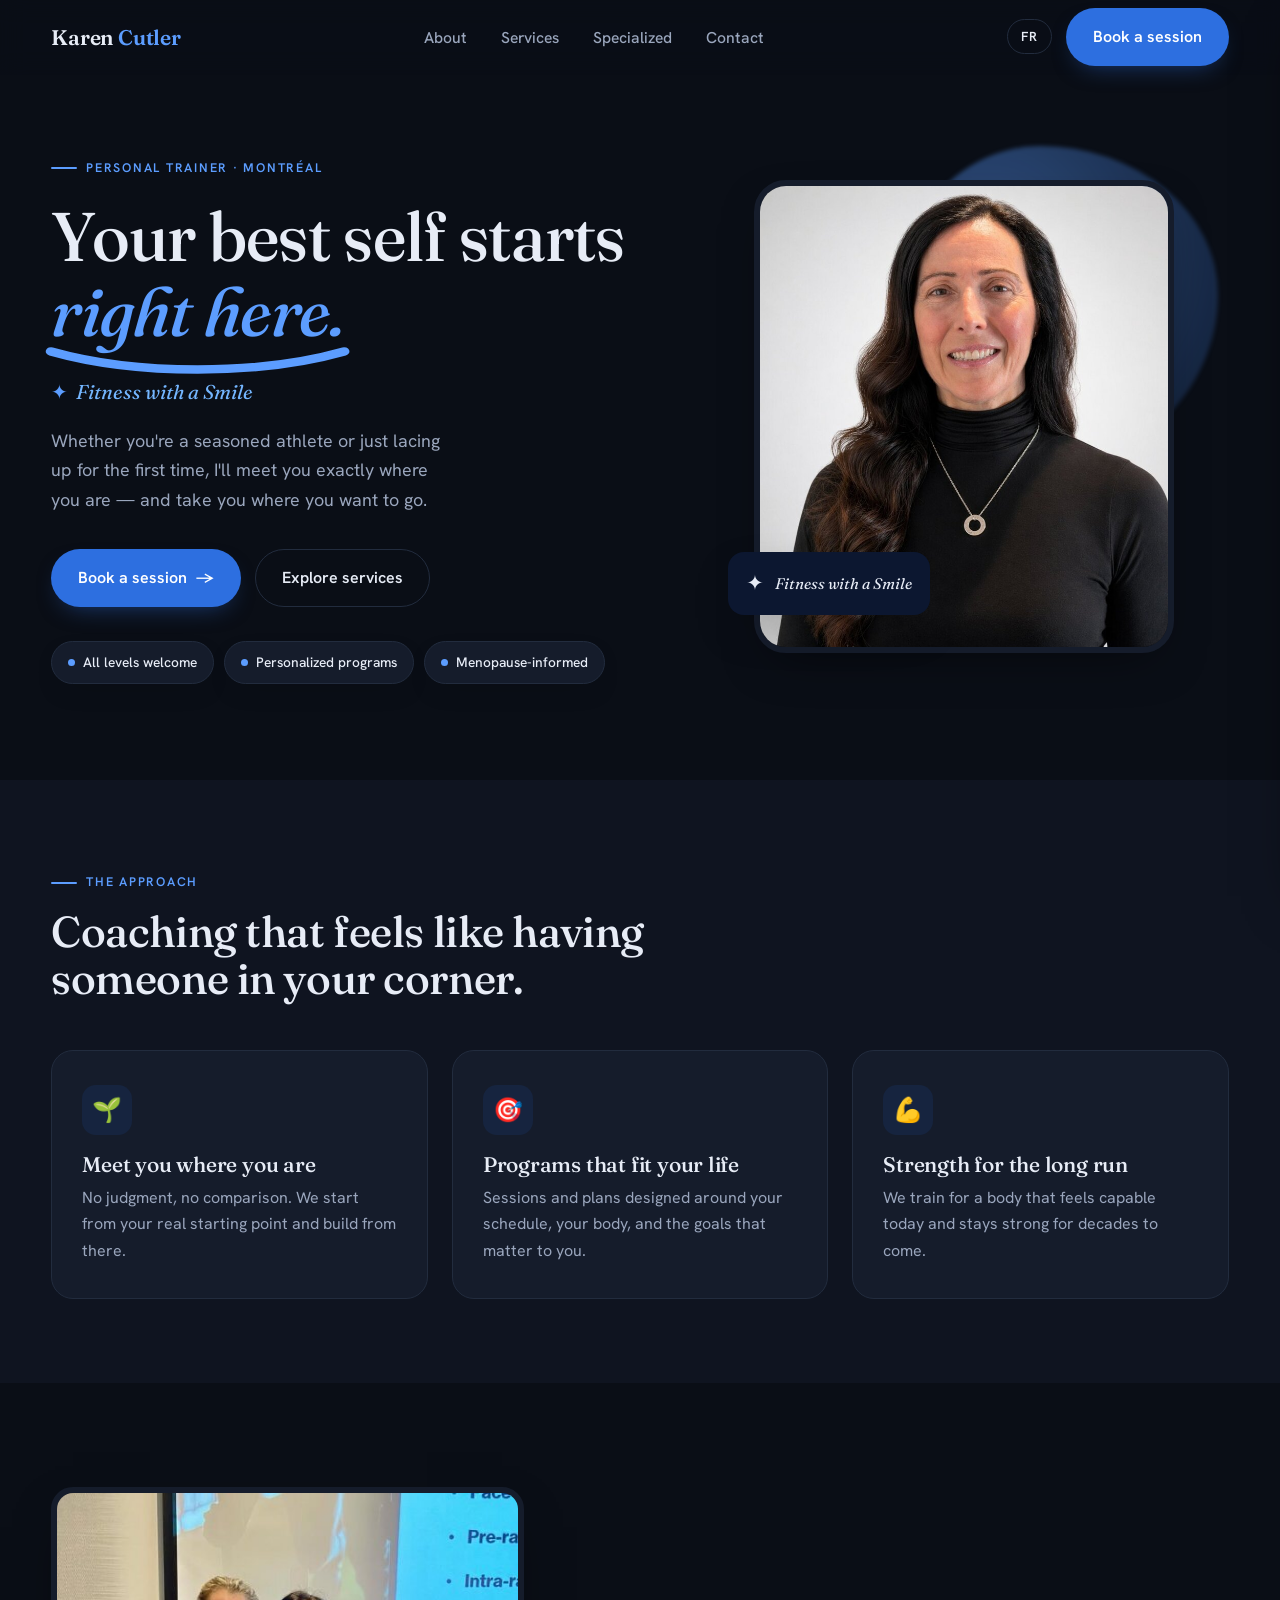
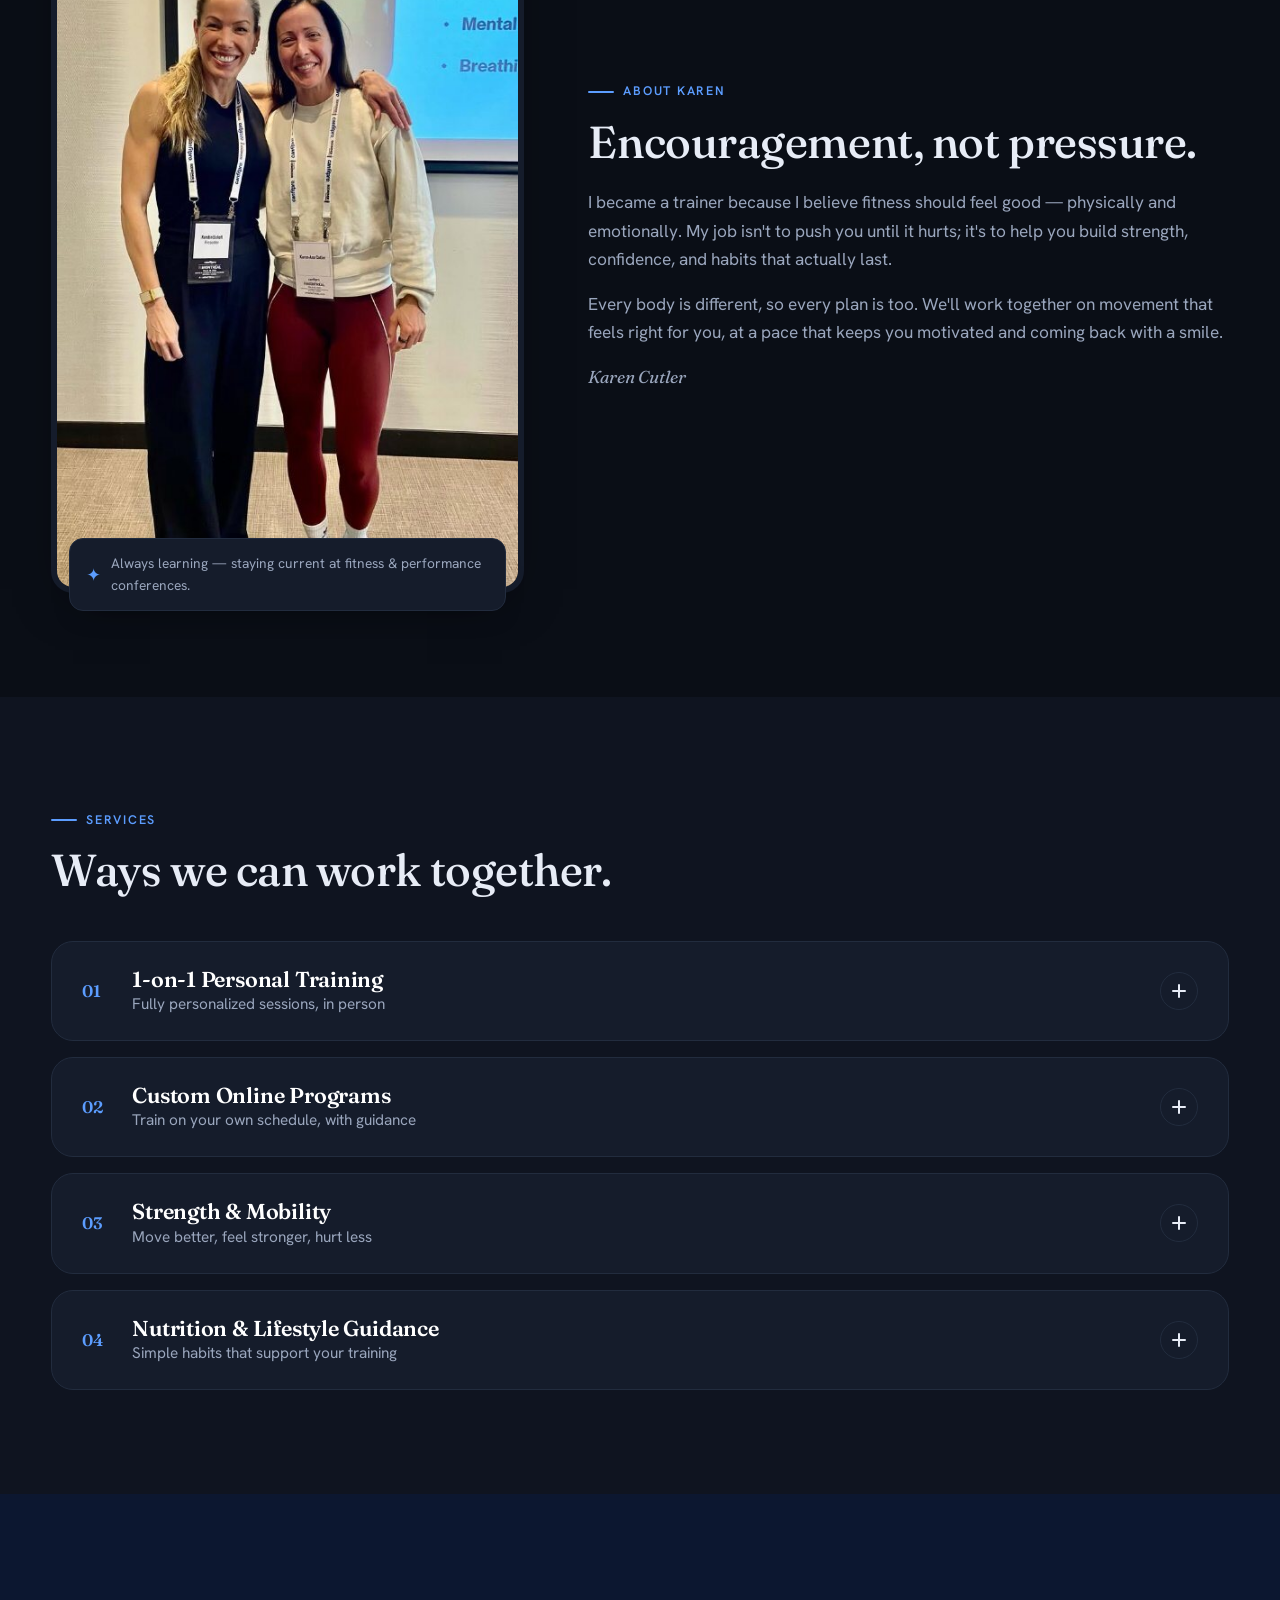
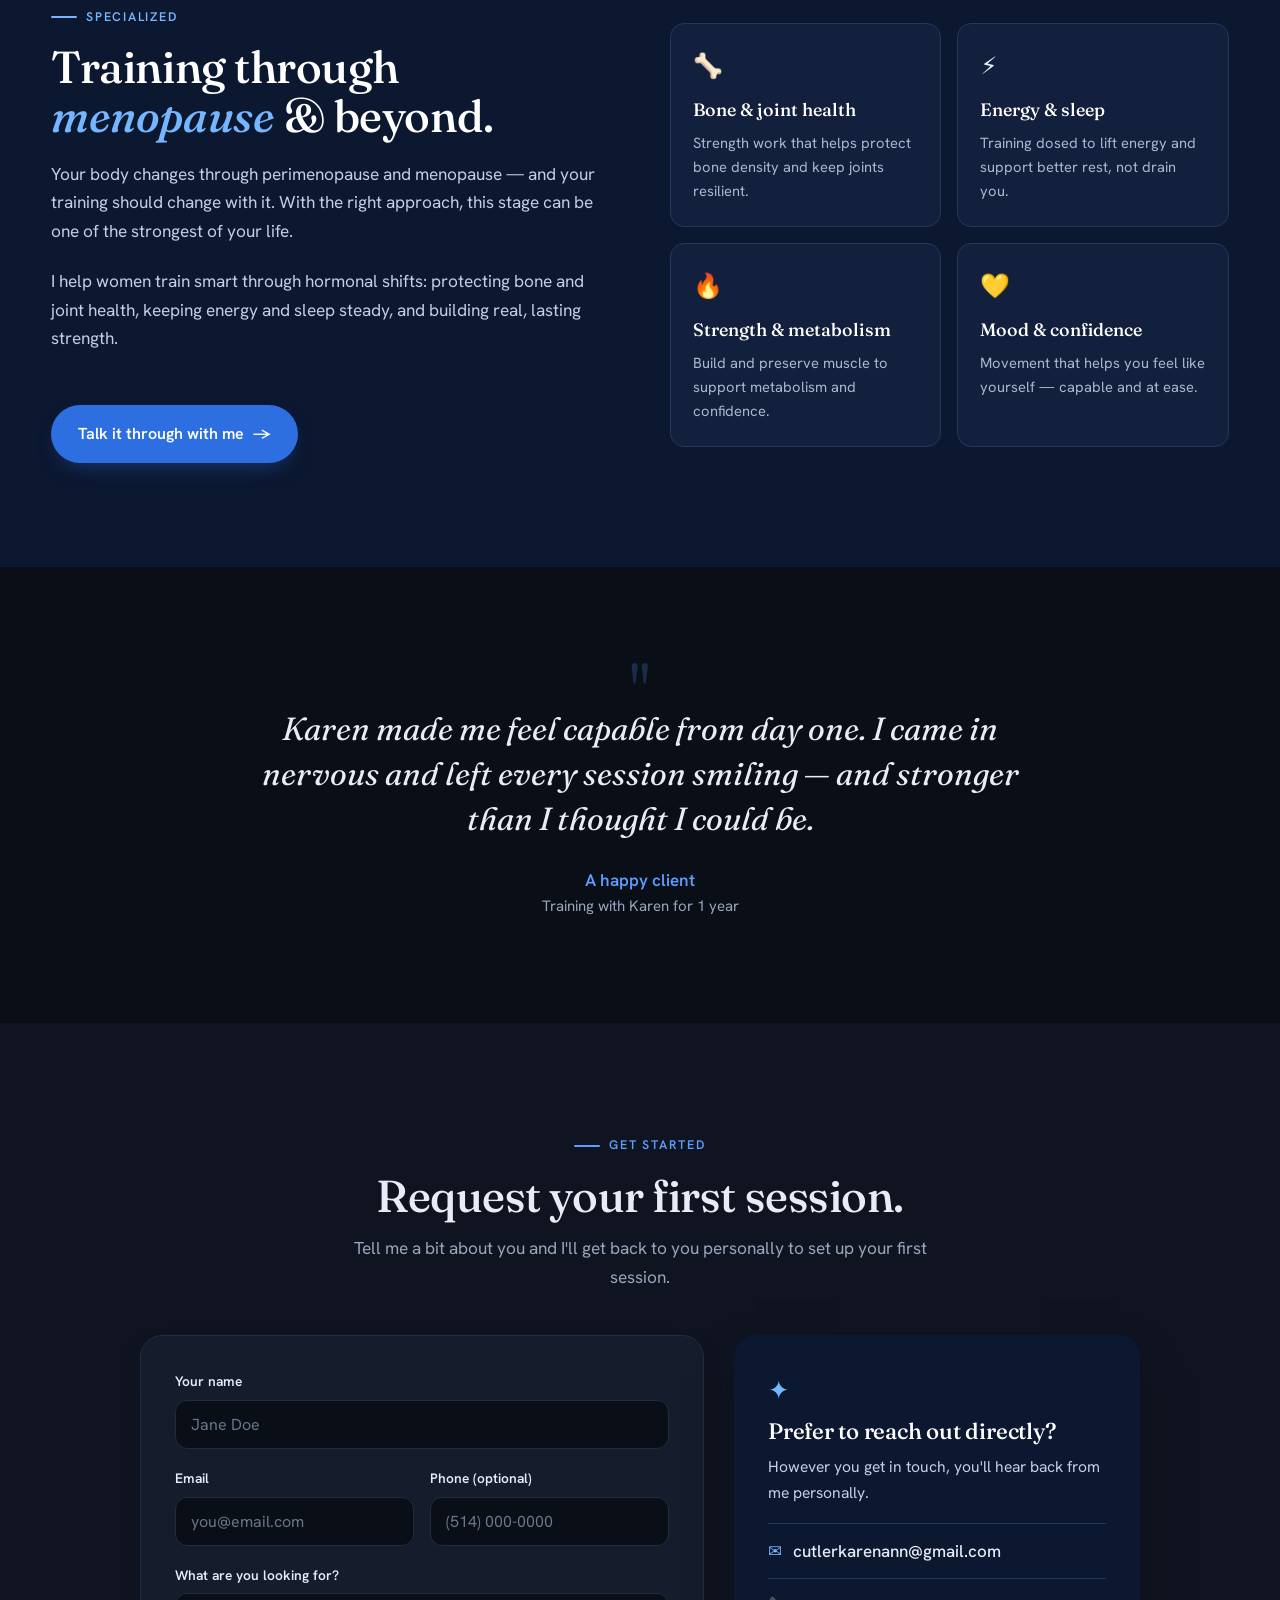
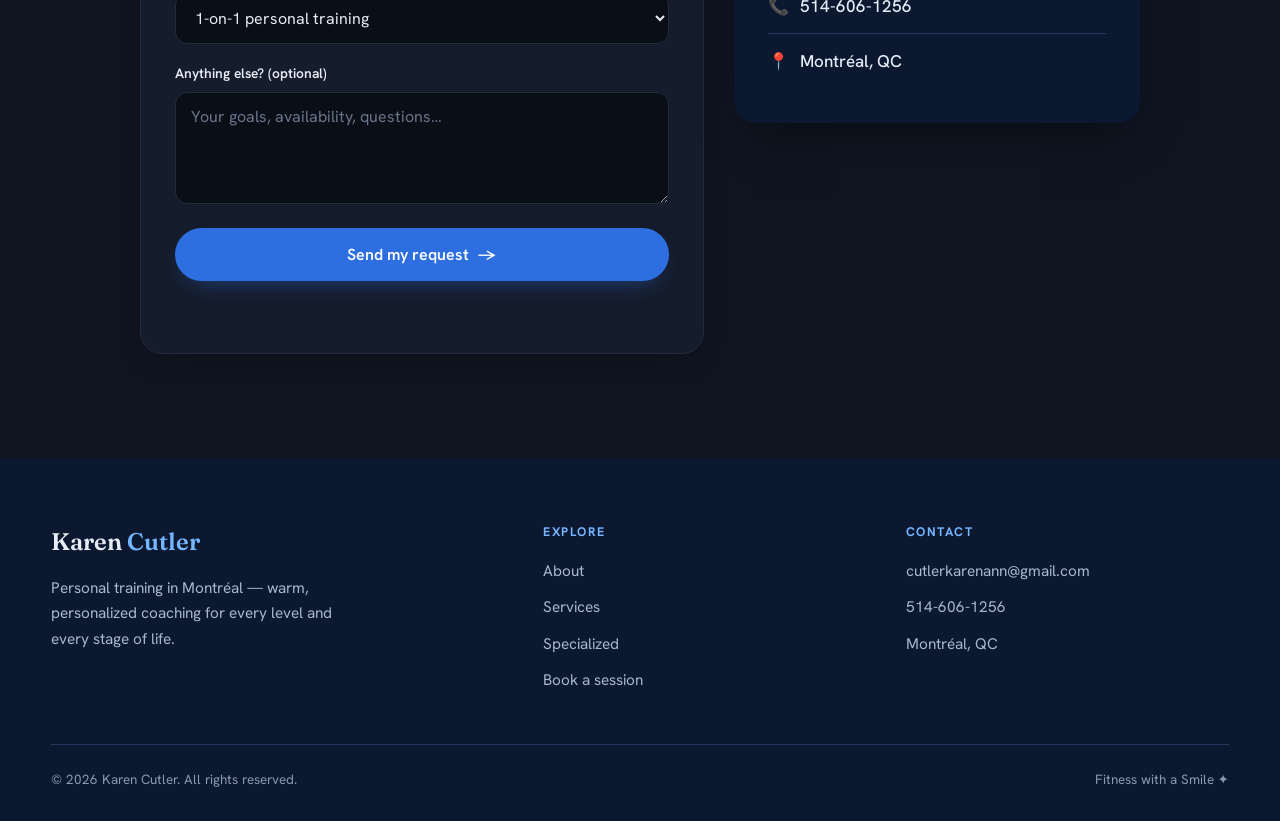
<file: karen-cutler-site-blue.html>
<!DOCTYPE html>
<html lang="en">
<head>
<meta charset="UTF-8">
<meta name="viewport" content="width=device-width, initial-scale=1.0">
<title>Karen Cutler — Personal Trainer · Montréal</title>
<meta name="description" content="Personal training in Montréal with Karen Cutler. Warm, personalized coaching for every level — strength, mobility, and specialized support through menopause and beyond.">
<link rel="preconnect" href="https://fonts.googleapis.com">
<link rel="preconnect" href="https://fonts.gstatic.com" crossorigin>
<link href="https://fonts.googleapis.com/css2?family=Fraunces:ital,opsz,wght@0,9..144,400;0,9..144,500;0,9..144,600;1,9..144,500&family=Hanken+Grotesk:wght@400;500;600;700&display=swap" rel="stylesheet">
<style>
  :root{
    color-scheme:dark;
    --paper:#0A0E16;
    --paper-2:#0F1420;
    --card:#151C2B;
    --plum:#0C1730;
    --plum-2:#13203D;
    --ink:#E7ECF6;
    --ink-soft:#9AA6BD;
    --on-dark:#E7ECF6;
    --coral:#5C9DFF;
    --coral-deep:#2D6FE0;
    --coral-tint:#16243F;
    --apricot:#74B6FF;
    --line:#222C3E;
    --line-dark:#26365C;
    --radius:22px;
    --radius-sm:14px;
    --maxw:1180px;
    --ease:cubic-bezier(.22,.61,.36,1);
    --shadow:0 18px 50px -22px rgba(0,0,0,.6);
    --shadow-soft:0 10px 30px -18px rgba(0,0,0,.55);
  }

  *{box-sizing:border-box;margin:0;padding:0}
  html{scroll-behavior:smooth}
  body{
    font-family:'Hanken Grotesk',system-ui,sans-serif;
    background:var(--paper);
    color:var(--ink);
    line-height:1.65;
    font-size:17px;
    -webkit-font-smoothing:antialiased;
    overflow-x:hidden;
  }
  .container{width:min(92%,var(--maxw));margin-inline:auto}
  img{display:block;max-width:100%}
  a{color:inherit;text-decoration:none}
  section{padding:104px 0}

  h1,h2,h3{font-family:'Fraunces',serif;font-weight:500;line-height:1.08;letter-spacing:-.01em}
  .eyebrow{
    display:inline-flex;align-items:center;gap:9px;
    font-size:.78rem;font-weight:600;letter-spacing:.14em;text-transform:uppercase;
    color:var(--coral);
  }
  .eyebrow::before{content:"";width:26px;height:2px;background:var(--coral);border-radius:2px}

  /* smile signature */
  .accent-wrap{position:relative;display:inline-block}
  .accent{color:var(--coral);font-style:italic}
  .smile{
    position:absolute;left:-2%;bottom:-.34em;width:104%;height:.42em;overflow:visible;
  }
  .smile path{
    fill:none;stroke:var(--coral);stroke-width:7;stroke-linecap:round;
    stroke-dasharray:300;stroke-dashoffset:300;
    animation:draw 1.1s .35s var(--ease) forwards;
  }
  @keyframes draw{to{stroke-dashoffset:0}}

  /* buttons */
  .btn{
    display:inline-flex;align-items:center;gap:9px;
    font-family:'Hanken Grotesk';font-weight:600;font-size:1rem;
    padding:15px 26px;border-radius:999px;border:1.5px solid transparent;
    cursor:pointer;transition:transform .25s var(--ease),background .25s,box-shadow .25s,color .25s;
    white-space:nowrap;
  }
  .btn-primary{background:var(--coral-deep);color:#fff;box-shadow:0 10px 24px -12px rgba(45,111,224,.55)}
  .btn-primary:hover{transform:translateY(-2px);box-shadow:0 16px 30px -12px rgba(45,111,224,.5)}
  .btn-ghost{background:transparent;color:var(--ink);border-color:var(--line)}
  .btn-ghost:hover{border-color:var(--coral);color:var(--coral);transform:translateY(-2px)}
  .btn-arrow{transition:transform .25s var(--ease)}
  .btn:hover .btn-arrow{transform:translateX(3px)}

  /* NAV */
  nav{
    position:sticky;top:0;z-index:60;
    background:rgba(10,14,22,.82);backdrop-filter:blur(12px);
    border-bottom:1px solid transparent;transition:border-color .3s,box-shadow .3s;
  }
  nav.scrolled{border-color:var(--line);box-shadow:0 6px 24px -20px rgba(0,0,0,.6)}
  .nav-inner{display:flex;align-items:center;justify-content:space-between;height:74px}
  .logo{font-family:'Fraunces';font-size:1.32rem;font-weight:600;letter-spacing:-.01em}
  .logo span{color:var(--coral)}
  .nav-links{display:flex;align-items:center;gap:34px;list-style:none}
  .nav-links a{font-weight:500;font-size:.98rem;color:var(--ink-soft);transition:color .2s;position:relative}
  .nav-links a:hover{color:var(--ink)}
  .nav-links a::after{content:"";position:absolute;left:0;bottom:-6px;width:0;height:2px;background:var(--coral);transition:width .25s var(--ease)}
  .nav-links a:hover::after{width:100%}
  .nav-right{display:flex;align-items:center;gap:14px}
  .lang{
    font-family:'Hanken Grotesk';font-weight:600;font-size:.82rem;letter-spacing:.06em;
    border:1.5px solid var(--line);background:transparent;color:var(--ink);
    padding:8px 13px;border-radius:999px;cursor:pointer;transition:.2s;
  }
  .lang:hover{border-color:var(--coral);color:var(--coral)}
  .burger{display:none;flex-direction:column;gap:5px;background:none;border:none;cursor:pointer;padding:8px}
  .burger span{width:24px;height:2px;background:var(--ink);border-radius:2px;transition:.3s}

  .drawer{
    position:fixed;inset:0 0 0 auto;width:min(82%,340px);background:var(--paper);
    z-index:80;transform:translateX(100%);transition:transform .4s var(--ease);
    padding:90px 32px 40px;display:flex;flex-direction:column;gap:8px;box-shadow:var(--shadow);
  }
  .drawer.open{transform:translateX(0)}
  .drawer a{padding:14px 0;font-size:1.1rem;font-weight:500;border-bottom:1px solid var(--line)}
  .drawer .btn{margin-top:18px;justify-content:center}
  .drawer-close{position:absolute;top:24px;right:26px;background:none;border:none;font-size:1.7rem;cursor:pointer;color:var(--ink)}
  .scrim{position:fixed;inset:0;background:rgba(0,0,0,.6);z-index:70;opacity:0;pointer-events:none;transition:.3s}
  .scrim.show{opacity:1;pointer-events:auto}

  /* HERO */
  .hero{padding:74px 0 96px;position:relative}
  .hero-grid{display:grid;grid-template-columns:1.05fr .95fr;gap:64px;align-items:center}
  .hero__title{font-size:clamp(2.6rem,5.6vw,4.3rem);margin:22px 0 0}
  .hero__slogan{
    font-family:'Fraunces';font-style:italic;font-size:1.25rem;color:var(--apricot);
    margin-top:26px;display:flex;align-items:center;gap:8px;
  }
  .hero__slogan::before{content:"✦";font-style:normal;color:var(--coral)}
  .hero__desc{font-size:1.12rem;color:var(--ink-soft);max-width:40ch;margin-top:18px}
  .hero__cta{display:flex;gap:14px;margin-top:34px;flex-wrap:wrap}
  .pills{display:flex;gap:10px;flex-wrap:wrap;margin-top:34px}
  .pill{
    display:inline-flex;align-items:center;gap:8px;
    background:var(--card);border:1px solid var(--line);border-radius:999px;
    padding:9px 16px;font-size:.86rem;font-weight:500;color:var(--ink);box-shadow:var(--shadow-soft);
  }
  .pill .dot{width:7px;height:7px;border-radius:50%;background:var(--coral)}

  .hero-photo{position:relative;justify-self:center}
  .hero-photo .frame{
    position:relative;width:min(420px,82vw);aspect-ratio:4/4.5;border-radius:32px;overflow:hidden;
    box-shadow:var(--shadow);z-index:2;border:6px solid var(--card);
  }
  .hero-photo .frame img{width:100%;height:100%;object-fit:cover;object-position:center top}
  .blob{
    position:absolute;width:330px;height:330px;border-radius:46% 54% 60% 40%/55% 45% 55% 45%;
    background:radial-gradient(circle at 30% 30%,rgba(92,157,255,.45),rgba(45,111,224,.12));
    top:-34px;right:-44px;z-index:1;filter:blur(2px);
  }
  .badge{
    position:absolute;left:-26px;bottom:38px;z-index:3;
    background:var(--plum);color:var(--on-dark);border-radius:16px;padding:14px 18px;
    box-shadow:var(--shadow);display:flex;align-items:center;gap:11px;max-width:215px;
  }
  .badge .b-ico{font-size:1.3rem}
  .badge .b-txt{font-family:'Fraunces';font-style:italic;font-size:.96rem;line-height:1.25}

  /* APPROACH strip */
  .approach{background:var(--paper-2);padding:84px 0}
  .approach-head{max-width:620px;margin-bottom:48px}
  .approach-head h2{font-size:clamp(1.9rem,3.4vw,2.7rem);margin-top:16px}
  .a-grid{display:grid;grid-template-columns:repeat(3,1fr);gap:24px}
  .a-card{background:var(--card);border:1px solid var(--line);border-radius:var(--radius);padding:34px 30px;transition:transform .3s var(--ease),box-shadow .3s}
  .a-card:hover{transform:translateY(-5px);box-shadow:var(--shadow)}
  .a-ico{width:50px;height:50px;border-radius:14px;background:var(--coral-tint);display:grid;place-items:center;font-size:1.5rem;margin-bottom:18px}
  .a-card h3{font-size:1.32rem;margin-bottom:9px}
  .a-card p{color:var(--ink-soft);font-size:1rem}

  /* ABOUT */
  .about-grid{display:grid;grid-template-columns:.85fr 1.15fr;gap:64px;align-items:center}
  .about-photo{position:relative}
  .about-photo img{width:100%;border-radius:var(--radius);box-shadow:var(--shadow);border:6px solid var(--card)}
  .about-cap{
    position:absolute;bottom:-18px;left:18px;right:18px;
    background:var(--card);border:1px solid var(--line);border-radius:14px;padding:13px 16px;
    font-size:.86rem;color:var(--ink-soft);box-shadow:var(--shadow-soft);display:flex;gap:10px;align-items:center;
  }
  .about-cap .c-ico{color:var(--coral);font-size:1.1rem}
  .about-text h2{font-size:clamp(1.9rem,3.6vw,2.8rem);margin:16px 0 22px}
  .about-text p{color:var(--ink-soft);margin-bottom:16px;font-size:1.08rem}
  .about-sign{font-family:'Fraunces';font-style:italic;font-size:1.4rem;color:var(--on-dark);margin-top:8px}

  /* SERVICES */
  .services{background:var(--paper-2)}
  .services-head{max-width:640px;margin-bottom:46px}
  .services-head h2{font-size:clamp(1.9rem,3.6vw,2.8rem);margin-top:16px}
  .svc-list{display:flex;flex-direction:column;gap:16px}
  .svc{background:var(--card);border:1px solid var(--line);border-radius:var(--radius);overflow:hidden;transition:box-shadow .3s,border-color .3s}
  .svc.open{box-shadow:var(--shadow);border-color:var(--coral-tint)}
  .svc-head{display:flex;align-items:center;gap:20px;width:100%;text-align:left;background:none;border:none;cursor:pointer;padding:26px 30px;font-family:inherit}
  .svc-num{font-family:'Fraunces';font-size:1.05rem;color:var(--coral);font-weight:600;min-width:30px}
  .svc-titles{flex:1}
  .svc-titles h3{font-size:1.35rem;font-weight:600;font-family:'Fraunces'}
  .svc-titles p{font-size:.96rem;color:var(--ink-soft);margin-top:3px}
  .svc-toggle{width:38px;height:38px;border-radius:50%;border:1.5px solid var(--line);display:grid;place-items:center;flex-shrink:0;transition:.3s;position:relative}
  .svc.open .svc-toggle{background:var(--coral-deep);border-color:var(--coral)}
  .svc-toggle::before,.svc-toggle::after{content:"";position:absolute;background:var(--ink);border-radius:2px;transition:.3s}
  .svc-toggle::before{width:14px;height:2px}
  .svc-toggle::after{width:2px;height:14px}
  .svc.open .svc-toggle::before,.svc.open .svc-toggle::after{background:#fff}
  .svc.open .svc-toggle::after{transform:rotate(90deg);opacity:0}
  .svc-body{max-height:0;overflow:hidden;transition:max-height .45s var(--ease)}
  .svc-body-inner{padding:0 30px 30px 80px;display:grid;grid-template-columns:1.2fr 1fr;gap:30px}
  .svc-body-inner p{color:var(--ink-soft)}
  .svc-body-inner ul{list-style:none;display:flex;flex-direction:column;gap:10px}
  .svc-body-inner li{display:flex;gap:10px;align-items:flex-start;font-size:.98rem}
  .svc-body-inner li::before{content:"✓";color:var(--coral);font-weight:700;margin-top:1px}

  /* SPECIALIZED */
  .spec{background:var(--plum);color:var(--on-dark)}
  .spec .eyebrow{color:var(--apricot)}
  .spec .eyebrow::before{background:var(--apricot)}
  .spec-grid{display:grid;grid-template-columns:1fr 1fr;gap:60px;align-items:center}
  .spec-text h2{font-size:clamp(1.9rem,3.6vw,2.8rem);margin:16px 0 20px;color:#fff}
  .spec-text h2 em{color:var(--apricot);font-style:italic}
  .spec-text p{color:#C3CFE6;margin-bottom:22px;font-size:1.08rem}
  .spec-cards{display:grid;grid-template-columns:1fr 1fr;gap:16px;margin-top:8px}
  .spec-card{background:var(--plum-2);border:1px solid var(--line-dark);border-radius:var(--radius-sm);padding:22px}
  .spec-card .s-ico{font-size:1.5rem;margin-bottom:10px}
  .spec-card h4{font-family:'Fraunces';font-size:1.12rem;margin-bottom:6px;color:#fff;font-weight:500}
  .spec-card p{font-size:.92rem;color:#AAB7D0;margin:0}
  .spec-cta{margin-top:30px}

  /* TESTIMONIAL */
  .quote-wrap{max-width:820px;margin-inline:auto;text-align:center}
  .quote-mark{font-family:'Fraunces';font-size:4rem;color:rgba(92,157,255,.22);line-height:.6;height:36px}
  .quote{font-family:'Fraunces';font-size:clamp(1.4rem,2.8vw,2rem);font-style:italic;line-height:1.4;color:var(--on-dark)}
  .quote-by{margin-top:24px;font-weight:600;color:var(--coral)}
  .quote-role{color:var(--ink-soft);font-size:.94rem}

  /* BOOKING */
  .booking{background:var(--paper-2)}
  .booking-head{text-align:center;max-width:620px;margin:0 auto 44px}
  .booking-head h2{font-size:clamp(1.9rem,3.6vw,2.8rem);margin-top:16px}
  .booking-head p{color:var(--ink-soft);margin-top:14px;font-size:1.08rem}
  .contact-layout{display:grid;grid-template-columns:1.25fr .9fr;gap:30px;max-width:1000px;margin-inline:auto;align-items:start}
  .lead-form{background:var(--card);border:1px solid var(--line);border-radius:var(--radius);padding:34px;box-shadow:var(--shadow-soft);display:flex;flex-direction:column;gap:18px}
  .honey{position:absolute;left:-9999px;width:1px;height:1px;opacity:0}
  .field{display:flex;flex-direction:column;gap:7px}
  .field-row{display:grid;grid-template-columns:1fr 1fr;gap:16px}
  .field label{font-size:.86rem;font-weight:600;color:var(--ink)}
  .field input,.field select,.field textarea{
    font-family:inherit;font-size:1rem;color:var(--ink);width:100%;
    background:var(--paper);border:1.5px solid var(--line);border-radius:12px;padding:13px 15px;
    transition:border-color .2s,box-shadow .2s;
  }
  .field textarea{resize:vertical;min-height:96px}
  .field input::placeholder,.field textarea::placeholder{color:#69768E}
  .field input:focus,.field select:focus,.field textarea:focus{outline:none;border-color:var(--coral);box-shadow:0 0 0 3px rgba(92,157,255,.3)}
  .form-submit{justify-content:center;margin-top:6px}
  .form-submit:disabled{opacity:.6;cursor:default;transform:none}
  .form-status{font-size:.95rem;min-height:1.2em;margin-top:2px}
  .form-status.ok{color:#4ADE80;font-weight:600}
  .form-status.err{color:var(--coral);font-weight:600}
  .form-status.err a{color:var(--coral);text-decoration:underline}

  .contact-card{background:var(--plum);color:var(--on-dark);border-radius:var(--radius);padding:34px;box-shadow:var(--shadow)}
  .cc-smile{font-size:1.6rem;color:var(--apricot);margin-bottom:8px}
  .contact-card h3{font-family:'Fraunces';font-size:1.4rem;color:#fff;font-weight:500;margin-bottom:10px}
  .contact-card p{color:#C3CFE6;font-size:.98rem;margin-bottom:18px}
  .cc-item{display:flex;align-items:center;gap:11px;padding:13px 0;border-top:1px solid var(--line-dark);color:#E6ECF6;font-weight:500;transition:color .2s;word-break:break-word}
  a.cc-item:hover{color:#fff}
  .cc-item .ci{color:var(--apricot);font-size:1.05rem;flex-shrink:0}

  /* FOOTER */
  footer{background:var(--plum);color:var(--on-dark);padding:64px 0 30px}
  .foot-grid{display:grid;grid-template-columns:1.4fr 1fr 1fr;gap:40px;padding-bottom:40px;border-bottom:1px solid var(--line-dark)}
  .foot-logo{font-family:'Fraunces';font-size:1.5rem;font-weight:600}
  .foot-logo span{color:var(--apricot)}
  .foot-about{color:#AAB7D0;margin-top:14px;font-size:.96rem;max-width:34ch}
  .foot-col h5{font-size:.78rem;letter-spacing:.12em;text-transform:uppercase;color:var(--apricot);margin-bottom:16px}
  .foot-col a,.foot-col p{display:block;color:#AAB7D0;font-size:.96rem;margin-bottom:11px;transition:color .2s}
  .foot-col a:hover{color:#fff}
  .foot-bottom{display:flex;justify-content:space-between;flex-wrap:wrap;gap:10px;padding-top:24px;color:#8B98B2;font-size:.84rem}

  /* reveal */
  .reveal{opacity:0;transform:translateY(26px);transition:opacity .7s var(--ease),transform .7s var(--ease)}
  .reveal.in{opacity:1;transform:none}

  /* responsive */
  @media (max-width:920px){
    section{padding:80px 0}
    .hero-grid,.about-grid,.spec-grid{grid-template-columns:1fr;gap:46px}
    .hero-photo{order:-1}
    .a-grid{grid-template-columns:1fr}
    .svc-body-inner{grid-template-columns:1fr;gap:16px;padding-left:30px}
    .spec-cards{grid-template-columns:1fr 1fr}
    .foot-grid{grid-template-columns:1fr 1fr}
    .contact-layout{grid-template-columns:1fr}
    .nav-links,.nav-right .btn{display:none}
    .burger{display:flex}
  }
  @media (max-width:540px){
    body{font-size:16px}
    .hero__cta{flex-direction:column;align-items:stretch}
    .hero__cta .btn{justify-content:center}
    .spec-cards{grid-template-columns:1fr}
    .foot-grid{grid-template-columns:1fr}
    .badge{left:0}
    .field-row{grid-template-columns:1fr}
    .lead-form,.contact-card{padding:24px}
    .svc-head{padding:22px 20px;gap:14px}
    .svc-num{display:none}
    .svc-body-inner{padding:0 20px 24px}
  }

  @media (prefers-reduced-motion:reduce){
    *{animation:none!important}
    html{scroll-behavior:auto}
    .reveal{opacity:1;transform:none;transition:none}
    .smile path{stroke-dashoffset:0}
  }
</style>
</head>
<body>

<!-- NAV -->
<nav id="nav">
  <div class="container nav-inner">
    <a class="logo" href="#hero">Karen <span>Cutler</span></a>
    <ul class="nav-links">
      <li><a href="#approach" data-i18n="nav_about">About</a></li>
      <li><a href="#services" data-i18n="nav_services">Services</a></li>
      <li><a href="#specialized" data-i18n="nav_spec">Specialized</a></li>
      <li><a href="#booking" data-i18n="nav_contact">Contact</a></li>
    </ul>
    <div class="nav-right">
      <button class="lang" id="langBtn" aria-label="Switch language">FR</button>
      <a class="btn btn-primary" href="#booking" data-i18n="nav_book">Book a session</a>
      <button class="burger" id="burger" aria-label="Open menu"><span></span><span></span><span></span></button>
    </div>
  </div>
</nav>

<!-- DRAWER -->
<div class="scrim" id="scrim"></div>
<aside class="drawer" id="drawer">
  <button class="drawer-close" id="drawerClose" aria-label="Close menu">✕</button>
  <a href="#approach" data-i18n="nav_about">About</a>
  <a href="#services" data-i18n="nav_services">Services</a>
  <a href="#specialized" data-i18n="nav_spec">Specialized</a>
  <a href="#booking" data-i18n="nav_contact">Contact</a>
  <a class="btn btn-primary" href="#booking" data-i18n="nav_book">Book a session</a>
</aside>

<!-- HERO -->
<header class="hero" id="hero">
  <div class="container hero-grid">
    <div class="reveal">
      <span class="eyebrow" data-i18n="hero_eyebrow">Personal Trainer · Montréal</span>
      <h1 class="hero__title">
        <span data-i18n="hero_lead">Your best self starts</span>
        <span class="accent-wrap">
          <span class="accent" data-i18n="hero_accent">right here.</span>
          <svg class="smile" viewBox="0 0 200 24" preserveAspectRatio="none" aria-hidden="true"><path d="M4 7 C 60 27, 140 27, 196 7"/></svg>
        </span>
      </h1>
      <p class="hero__slogan" data-i18n="hero_slogan">Fitness with a Smile</p>
      <p class="hero__desc" data-i18n="hero_desc">Whether you're a seasoned athlete or just lacing up for the first time, I'll meet you exactly where you are — and take you where you want to go.</p>
      <div class="hero__cta">
        <a class="btn btn-primary" href="#booking"><span data-i18n="hero_cta1">Book a session</span> <span class="btn-arrow">→</span></a>
        <a class="btn btn-ghost" href="#services" data-i18n="hero_cta2">Explore services</a>
      </div>
      <div class="pills">
        <span class="pill"><span class="dot"></span><span data-i18n="pill1">All levels welcome</span></span>
        <span class="pill"><span class="dot"></span><span data-i18n="pill2">Personalized programs</span></span>
        <span class="pill"><span class="dot"></span><span data-i18n="pill3">Menopause-informed</span></span>
      </div>
    </div>
    <div class="hero-photo reveal">
      <div class="blob"></div>
      <div class="frame"><img src="[data-uri]" alt="Karen Cutler, personal trainer in Montréal"></div>
      <div class="badge">
        <span class="b-ico">✦</span>
        <span class="b-txt" data-i18n="hero_badge">Fitness with a Smile</span>
      </div>
    </div>
  </div>
</header>

<!-- APPROACH -->
<section class="approach" id="approach">
  <div class="container">
    <div class="approach-head reveal">
      <span class="eyebrow" data-i18n="appr_eyebrow">The approach</span>
      <h2 data-i18n="appr_title">Coaching that feels like having someone in your corner.</h2>
    </div>
    <div class="a-grid">
      <div class="a-card reveal">
        <div class="a-ico">🌱</div>
        <h3 data-i18n="appr_c1_t">Meet you where you are</h3>
        <p data-i18n="appr_c1_d">No judgment, no comparison. We start from your real starting point and build from there.</p>
      </div>
      <div class="a-card reveal">
        <div class="a-ico">🎯</div>
        <h3 data-i18n="appr_c2_t">Programs that fit your life</h3>
        <p data-i18n="appr_c2_d">Sessions and plans designed around your schedule, your body, and the goals that matter to you.</p>
      </div>
      <div class="a-card reveal">
        <div class="a-ico">💪</div>
        <h3 data-i18n="appr_c3_t">Strength for the long run</h3>
        <p data-i18n="appr_c3_d">We train for a body that feels capable today and stays strong for decades to come.</p>
      </div>
    </div>
  </div>
</section>

<!-- ABOUT -->
<section id="about">
  <div class="container about-grid">
    <div class="about-photo reveal">
      <img src="[data-uri]" alt="Karen Cutler at a fitness and performance conference">
      <div class="about-cap"><span class="c-ico">✦</span><span data-i18n="about_cap">Always learning — staying current at fitness &amp; performance conferences.</span></div>
    </div>
    <div class="about-text reveal">
      <span class="eyebrow" data-i18n="about_eyebrow">About Karen</span>
      <h2 data-i18n="about_title">Encouragement, not pressure.</h2>
      <p data-i18n="about_p1">I became a trainer because I believe fitness should feel good — physically and emotionally. My job isn't to push you until it hurts; it's to help you build strength, confidence, and habits that actually last.</p>
      <p data-i18n="about_p2">Every body is different, so every plan is too. We'll work together on movement that feels right for you, at a pace that keeps you motivated and coming back with a smile.</p>
      <p class="about-sign">Karen Cutler</p>
    </div>
  </div>
</section>

<!-- SERVICES -->
<section class="services" id="services">
  <div class="container">
    <div class="services-head reveal">
      <span class="eyebrow" data-i18n="svc_eyebrow">Services</span>
      <h2 data-i18n="svc_title">Ways we can work together.</h2>
    </div>
    <div class="svc-list">

      <div class="svc reveal">
        <button class="svc-head" aria-expanded="false">
          <span class="svc-num">01</span>
          <span class="svc-titles">
            <h3 data-i18n="svc1_t">1-on-1 Personal Training</h3>
            <p data-i18n="svc1_s">Fully personalized sessions, in person</p>
          </span>
          <span class="svc-toggle" aria-hidden="true"></span>
        </button>
        <div class="svc-body"><div class="svc-body-inner">
          <p data-i18n="svc1_d">Private sessions built entirely around you — your goals, your level, your body. Every workout is adjusted in real time so you're always challenged but never overwhelmed.</p>
          <ul>
            <li data-i18n="svc1_l1">Personalized workout programming</li>
            <li data-i18n="svc1_l2">Hands-on form and technique coaching</li>
            <li data-i18n="svc1_l3">Progress tracking session to session</li>
          </ul>
        </div></div>
      </div>

      <div class="svc reveal">
        <button class="svc-head" aria-expanded="false">
          <span class="svc-num">02</span>
          <span class="svc-titles">
            <h3 data-i18n="svc2_t">Custom Online Programs</h3>
            <p data-i18n="svc2_s">Train on your own schedule, with guidance</p>
          </span>
          <span class="svc-toggle" aria-hidden="true"></span>
        </button>
        <div class="svc-body"><div class="svc-body-inner">
          <p data-i18n="svc2_d">A program designed for you to follow wherever you train — at home, on the road, or in your gym — with regular check-ins so you're never on your own.</p>
          <ul>
            <li data-i18n="svc2_l1">Custom plan delivered to your phone</li>
            <li data-i18n="svc2_l2">Video demos for every exercise</li>
            <li data-i18n="svc2_l3">Regular check-ins and adjustments</li>
          </ul>
        </div></div>
      </div>

      <div class="svc reveal">
        <button class="svc-head" aria-expanded="false">
          <span class="svc-num">03</span>
          <span class="svc-titles">
            <h3 data-i18n="svc3_t">Strength &amp; Mobility</h3>
            <p data-i18n="svc3_s">Move better, feel stronger, hurt less</p>
          </span>
          <span class="svc-toggle" aria-hidden="true"></span>
        </button>
        <div class="svc-body"><div class="svc-body-inner">
          <p data-i18n="svc3_d">Build functional strength and restore mobility so everyday movement feels easier. Ideal if you sit at a desk, have nagging stiffness, or want to protect your joints.</p>
          <ul>
            <li data-i18n="svc3_l1">Joint-friendly strength foundations</li>
            <li data-i18n="svc3_l2">Mobility and flexibility work</li>
            <li data-i18n="svc3_l3">Posture and injury prevention</li>
          </ul>
        </div></div>
      </div>

      <div class="svc reveal">
        <button class="svc-head" aria-expanded="false">
          <span class="svc-num">04</span>
          <span class="svc-titles">
            <h3 data-i18n="svc4_t">Nutrition &amp; Lifestyle Guidance</h3>
            <p data-i18n="svc4_s">Simple habits that support your training</p>
          </span>
          <span class="svc-toggle" aria-hidden="true"></span>
        </button>
        <div class="svc-body"><div class="svc-body-inner">
          <p data-i18n="svc4_d">Practical, sustainable guidance to fuel your body and recovery — no crash diets, no guilt. Just realistic habits that fit the way you actually live.</p>
          <ul>
            <li data-i18n="svc4_l1">Everyday nutrition fundamentals</li>
            <li data-i18n="svc4_l2">Habit-building that sticks</li>
            <li data-i18n="svc4_l3">Sleep, stress and recovery basics</li>
          </ul>
        </div></div>
      </div>

    </div>
  </div>
</section>

<!-- SPECIALIZED -->
<section class="spec" id="specialized">
  <div class="container spec-grid">
    <div class="spec-text reveal">
      <span class="eyebrow" data-i18n="spec_eyebrow">Specialized</span>
      <h2 data-i18n-html="spec_title">Training through <em>menopause</em> &amp; beyond.</h2>
      <p data-i18n="spec_p1">Your body changes through perimenopause and menopause — and your training should change with it. With the right approach, this stage can be one of the strongest of your life.</p>
      <p data-i18n="spec_p2">I help women train smart through hormonal shifts: protecting bone and joint health, keeping energy and sleep steady, and building real, lasting strength.</p>
      <a class="btn btn-primary spec-cta" href="#booking"><span data-i18n="spec_cta">Talk it through with me</span> <span class="btn-arrow">→</span></a>
    </div>
    <div class="spec-cards reveal">
      <div class="spec-card">
        <div class="s-ico">🦴</div>
        <h4 data-i18n="spec_c1_t">Bone &amp; joint health</h4>
        <p data-i18n="spec_c1_d">Strength work that helps protect bone density and keep joints resilient.</p>
      </div>
      <div class="spec-card">
        <div class="s-ico">⚡</div>
        <h4 data-i18n="spec_c2_t">Energy &amp; sleep</h4>
        <p data-i18n="spec_c2_d">Training dosed to lift energy and support better rest, not drain you.</p>
      </div>
      <div class="spec-card">
        <div class="s-ico">🔥</div>
        <h4 data-i18n="spec_c3_t">Strength &amp; metabolism</h4>
        <p data-i18n="spec_c3_d">Build and preserve muscle to support metabolism and confidence.</p>
      </div>
      <div class="spec-card">
        <div class="s-ico">💛</div>
        <h4 data-i18n="spec_c4_t">Mood &amp; confidence</h4>
        <p data-i18n="spec_c4_d">Movement that helps you feel like yourself — capable and at ease.</p>
      </div>
    </div>
  </div>
</section>

<!-- TESTIMONIAL -->
<section id="testimonial">
  <div class="container quote-wrap reveal">
    <div class="quote-mark">"</div>
    <p class="quote" data-i18n="quote_text">Karen made me feel capable from day one. I came in nervous and left every session smiling — and stronger than I thought I could be.</p>
    <p class="quote-by" data-i18n="quote_by">A happy client</p>
    <p class="quote-role" data-i18n="quote_role">Training with Karen for 1 year</p>
  </div>
</section>

<!-- BOOKING -->
<section class="booking" id="booking">
  <div class="container">
    <div class="booking-head reveal">
      <span class="eyebrow" data-i18n="book_eyebrow">Get started</span>
      <h2 data-i18n="book_title">Book your first session.</h2>
      <p data-i18n="book_sub">Pick a time that works for you below. Not sure where to start? Book a quick intro and we'll figure it out together.</p>
    </div>
    <div class="contact-layout">
      <form class="lead-form reveal" id="leadForm" novalidate>
        <input type="hidden" name="_subject" value="New session request from your website">
        <input type="text" name="_honey" class="honey" tabindex="-1" autocomplete="off" aria-hidden="true">
        <div class="field">
          <label for="lf-name" data-i18n="form_name">Your name</label>
          <input id="lf-name" name="name" type="text" required data-ph="form_name_ph" placeholder="Jane Doe">
        </div>
        <div class="field-row">
          <div class="field">
            <label for="lf-email" data-i18n="form_email">Email</label>
            <input id="lf-email" name="email" type="email" required data-ph="form_email_ph" placeholder="you@email.com">
          </div>
          <div class="field">
            <label for="lf-phone" data-i18n="form_phone">Phone (optional)</label>
            <input id="lf-phone" name="phone" type="tel" data-ph="form_phone_ph" placeholder="(514) 000-0000">
          </div>
        </div>
        <div class="field">
          <label for="lf-goal" data-i18n="form_goal">What are you looking for?</label>
          <select id="lf-goal" name="interest">
            <option data-i18n="form_goal_o1">1-on-1 personal training</option>
            <option data-i18n="form_goal_o2">Custom online program</option>
            <option data-i18n="form_goal_o3">Strength &amp; mobility</option>
            <option data-i18n="form_goal_o4">Menopause &amp; women's strength</option>
            <option data-i18n="form_goal_o5">Not sure yet — let's talk</option>
          </select>
        </div>
        <div class="field">
          <label for="lf-msg" data-i18n="form_msg">Anything else? (optional)</label>
          <textarea id="lf-msg" name="message" rows="4" data-ph="form_msg_ph" placeholder="Your goals, availability, questions…"></textarea>
        </div>
        <button type="submit" class="btn btn-primary form-submit"><span data-i18n="form_send">Send my request</span> <span class="btn-arrow">→</span></button>
        <p class="form-status" id="formStatus" role="status" aria-live="polite"></p>
      </form>

      <aside class="contact-card reveal">
        <div class="cc-smile">✦</div>
        <h3 data-i18n="cc_title">Prefer to reach out directly?</h3>
        <p data-i18n="cc_sub">However you get in touch, you'll hear back from me personally.</p>
        <a class="cc-item" href="mailto:cutlerkarenann@gmail.com"><span class="ci">✉</span> cutlerkarenann@gmail.com</a>
        <a class="cc-item" href="tel:+15146061256"><span class="ci">📞</span> 514-606-1256</a>
        <div class="cc-item"><span class="ci">📍</span> <span data-i18n="cc_loc">Montréal, QC</span></div>
      </aside>
    </div>
  </div>
</section>

<!-- FOOTER -->
<footer>
  <div class="container">
    <div class="foot-grid">
      <div>
        <div class="foot-logo">Karen <span>Cutler</span></div>
        <p class="foot-about" data-i18n="foot_about">Personal training in Montréal — warm, personalized coaching for every level and every stage of life.</p>
      </div>
      <div class="foot-col">
        <h5 data-i18n="foot_explore">Explore</h5>
        <a href="#approach" data-i18n="nav_about">About</a>
        <a href="#services" data-i18n="nav_services">Services</a>
        <a href="#specialized" data-i18n="nav_spec">Specialized</a>
        <a href="#booking" data-i18n="nav_book">Book a session</a>
      </div>
      <div class="foot-col">
        <h5 data-i18n="foot_contact">Contact</h5>
        <a href="mailto:cutlerkarenann@gmail.com">cutlerkarenann@gmail.com</a>
        <a href="tel:+15146061256">514-606-1256</a>
        <p>Montréal, QC</p>
      </div>
    </div>
    <div class="foot-bottom">
      <span>© <span id="year"></span> Karen Cutler. <span data-i18n="foot_rights">All rights reserved.</span></span>
      <span data-i18n="foot_made">Fitness with a Smile ✦</span>
    </div>
  </div>
</footer>

<script>
const I18N = {
  en:{
    nav_about:"About", nav_services:"Services", nav_spec:"Specialized", nav_contact:"Contact", nav_book:"Book a session",
    hero_eyebrow:"Personal Trainer · Montréal",
    hero_lead:"Your best self starts", hero_accent:"right here.",
    hero_slogan:"Fitness with a Smile",
    hero_desc:"Whether you're a seasoned athlete or just lacing up for the first time, I'll meet you exactly where you are — and take you where you want to go.",
    hero_cta1:"Book a session", hero_cta2:"Explore services", hero_badge:"Fitness with a Smile",
    pill1:"All levels welcome", pill2:"Personalized programs", pill3:"Menopause-informed",
    appr_eyebrow:"The approach",
    appr_title:"Coaching that feels like having someone in your corner.",
    appr_c1_t:"Meet you where you are", appr_c1_d:"No judgment, no comparison. We start from your real starting point and build from there.",
    appr_c2_t:"Programs that fit your life", appr_c2_d:"Sessions and plans designed around your schedule, your body, and the goals that matter to you.",
    appr_c3_t:"Strength for the long run", appr_c3_d:"We train for a body that feels capable today and stays strong for decades to come.",
    about_eyebrow:"About Karen", about_title:"Encouragement, not pressure.",
    about_p1:"I became a trainer because I believe fitness should feel good — physically and emotionally. My job isn't to push you until it hurts; it's to help you build strength, confidence, and habits that actually last.",
    about_p2:"Every body is different, so every plan is too. We'll work together on movement that feels right for you, at a pace that keeps you motivated and coming back with a smile.",
    about_cap:"Always learning — staying current at fitness & performance conferences.",
    svc_eyebrow:"Services", svc_title:"Ways we can work together.",
    svc1_t:"1-on-1 Personal Training", svc1_s:"Fully personalized sessions, in person",
    svc1_d:"Private sessions built entirely around you — your goals, your level, your body. Every workout is adjusted in real time so you're always challenged but never overwhelmed.",
    svc1_l1:"Personalized workout programming", svc1_l2:"Hands-on form and technique coaching", svc1_l3:"Progress tracking session to session",
    svc2_t:"Custom Online Programs", svc2_s:"Train on your own schedule, with guidance",
    svc2_d:"A program designed for you to follow wherever you train — at home, on the road, or in your gym — with regular check-ins so you're never on your own.",
    svc2_l1:"Custom plan delivered to your phone", svc2_l2:"Video demos for every exercise", svc2_l3:"Regular check-ins and adjustments",
    svc3_t:"Strength & Mobility", svc3_s:"Move better, feel stronger, hurt less",
    svc3_d:"Build functional strength and restore mobility so everyday movement feels easier. Ideal if you sit at a desk, have nagging stiffness, or want to protect your joints.",
    svc3_l1:"Joint-friendly strength foundations", svc3_l2:"Mobility and flexibility work", svc3_l3:"Posture and injury prevention",
    svc4_t:"Nutrition & Lifestyle Guidance", svc4_s:"Simple habits that support your training",
    svc4_d:"Practical, sustainable guidance to fuel your body and recovery — no crash diets, no guilt. Just realistic habits that fit the way you actually live.",
    svc4_l1:"Everyday nutrition fundamentals", svc4_l2:"Habit-building that sticks", svc4_l3:"Sleep, stress and recovery basics",
    spec_eyebrow:"Specialized", spec_title:'Training through <em>menopause</em> & beyond.',
    spec_p1:"Your body changes through perimenopause and menopause — and your training should change with it. With the right approach, this stage can be one of the strongest of your life.",
    spec_p2:"I help women train smart through hormonal shifts: protecting bone and joint health, keeping energy and sleep steady, and building real, lasting strength.",
    spec_cta:"Talk it through with me",
    spec_c1_t:"Bone & joint health", spec_c1_d:"Strength work that helps protect bone density and keep joints resilient.",
    spec_c2_t:"Energy & sleep", spec_c2_d:"Training dosed to lift energy and support better rest, not drain you.",
    spec_c3_t:"Strength & metabolism", spec_c3_d:"Build and preserve muscle to support metabolism and confidence.",
    spec_c4_t:"Mood & confidence", spec_c4_d:"Movement that helps you feel like yourself — capable and at ease.",
    quote_text:"Karen made me feel capable from day one. I came in nervous and left every session smiling — and stronger than I thought I could be.",
    quote_by:"A happy client", quote_role:"Training with Karen for 1 year",
    book_eyebrow:"Get started", book_title:"Request your first session.",
    book_sub:"Tell me a bit about you and I'll get back to you personally to set up your first session.",
    form_name:"Your name", form_name_ph:"Jane Doe",
    form_email:"Email", form_email_ph:"you@email.com",
    form_phone:"Phone (optional)", form_phone_ph:"(514) 000-0000",
    form_goal:"What are you looking for?",
    form_goal_o1:"1-on-1 personal training", form_goal_o2:"Custom online program",
    form_goal_o3:"Strength & mobility", form_goal_o4:"Menopause & women's strength",
    form_goal_o5:"Not sure yet — let's talk",
    form_msg:"Anything else? (optional)", form_msg_ph:"Your goals, availability, questions…",
    form_send:"Send my request", form_sending:"Sending…",
    form_ok:"Thank you! Your request is on its way — Karen will be in touch soon. ✦",
    form_err_required:"Please add your name and email so Karen can reach you.",
    form_fail:'Something went wrong. Please email <a href="mailto:cutlerkarenann@gmail.com">cutlerkarenann@gmail.com</a> directly.',
    cc_title:"Prefer to reach out directly?",
    cc_sub:"However you get in touch, you'll hear back from me personally.",
    cc_loc:"Montréal, QC",
    foot_about:"Personal training in Montréal — warm, personalized coaching for every level and every stage of life.",
    foot_explore:"Explore", foot_contact:"Contact", foot_rights:"All rights reserved.", foot_made:"Fitness with a Smile ✦"
  },
  fr:{
    nav_about:"À propos", nav_services:"Services", nav_spec:"Spécialisé", nav_contact:"Contact", nav_book:"Réserver",
    hero_eyebrow:"Entraîneuse privée · Montréal",
    hero_lead:"Votre meilleure version commence", hero_accent:"ici.",
    hero_slogan:"S'entraîner, le sourire en prime",
    hero_desc:"Que vous soyez sportive aguerrie ou que vous laciez vos espadrilles pour la première fois, je vous rejoins là où vous êtes — et je vous mène où vous voulez aller.",
    hero_cta1:"Réserver une séance", hero_cta2:"Voir les services", hero_badge:"S'entraîner, le sourire en prime",
    pill1:"Tous les niveaux", pill2:"Programmes personnalisés", pill3:"Spécialisée ménopause",
    appr_eyebrow:"L'approche",
    appr_title:"Un accompagnement qui vous épaule vraiment.",
    appr_c1_t:"On part d'où vous êtes", appr_c1_d:"Sans jugement, sans comparaison. On démarre de votre vrai point de départ, puis on bâtit.",
    appr_c2_t:"Des programmes adaptés à votre vie", appr_c2_d:"Des séances et des plans pensés autour de votre horaire, de votre corps et de vos objectifs.",
    appr_c3_t:"De la force pour longtemps", appr_c3_d:"On entraîne un corps qui se sent capable aujourd'hui et qui reste fort pour les décennies à venir.",
    about_eyebrow:"À propos de Karen", about_title:"Encourager, jamais juger.",
    about_p1:"Je suis devenue entraîneuse parce que je crois que le sport devrait faire du bien — au corps comme au moral. Mon rôle n'est pas de vous pousser jusqu'à la douleur, mais de vous aider à bâtir force, confiance et habitudes durables.",
    about_p2:"Chaque corps est différent, donc chaque plan l'est aussi. On travaille ensemble des mouvements qui vous conviennent, à un rythme qui vous garde motivée — et qui vous fait revenir avec le sourire.",
    about_cap:"Toujours en formation — au fait des dernières avancées en entraînement et performance.",
    svc_eyebrow:"Services", svc_title:"Travaillons ensemble.",
    svc1_t:"Entraînement privé 1:1", svc1_s:"Des séances entièrement personnalisées, en personne",
    svc1_d:"Des séances privées bâties entièrement autour de vous — vos objectifs, votre niveau, votre corps. Chaque entraînement s'ajuste en temps réel : toujours stimulant, jamais accablant.",
    svc1_l1:"Programmation d'entraînement personnalisée", svc1_l2:"Coaching de technique et de posture", svc1_l3:"Suivi des progrès d'une séance à l'autre",
    svc2_t:"Programmes en ligne sur mesure", svc2_s:"Entraînez-vous à votre rythme, bien guidée",
    svc2_d:"Un programme conçu pour vous, à suivre où que vous vous entraîniez — à la maison, en voyage ou au gym — avec des suivis réguliers pour ne jamais être seule.",
    svc2_l1:"Plan sur mesure livré sur votre téléphone", svc2_l2:"Démonstrations vidéo pour chaque exercice", svc2_l3:"Suivis et ajustements réguliers",
    svc3_t:"Force et mobilité", svc3_s:"Mieux bouger, plus fort, moins de douleur",
    svc3_d:"Développez une force fonctionnelle et retrouvez votre mobilité pour que le quotidien devienne plus facile. Idéal si vous travaillez assise, ressentez des raideurs ou voulez protéger vos articulations.",
    svc3_l1:"Bases de force respectueuses des articulations", svc3_l2:"Travail de mobilité et de souplesse", svc3_l3:"Posture et prévention des blessures",
    svc4_t:"Nutrition et habitudes de vie", svc4_s:"Des habitudes simples qui soutiennent votre entraînement",
    svc4_d:"Des conseils concrets et durables pour nourrir votre corps et votre récupération — sans régime choc ni culpabilité. Juste des habitudes réalistes, adaptées à votre vie.",
    svc4_l1:"Fondements de nutrition au quotidien", svc4_l2:"Des habitudes qui durent", svc4_l3:"Sommeil, stress et récupération",
    spec_eyebrow:"Spécialisé", spec_title:"S'entraîner pendant la <em>ménopause</em> et après.",
    spec_p1:"Votre corps change pendant la périménopause et la ménopause — et votre entraînement devrait changer avec lui. Avec la bonne approche, cette étape peut être l'une des plus fortes de votre vie.",
    spec_p2:"J'aide les femmes à s'entraîner intelligemment à travers les changements hormonaux : protéger la santé des os et des articulations, garder l'énergie et le sommeil stables, et bâtir une force réelle et durable.",
    spec_cta:"Parlons-en ensemble",
    spec_c1_t:"Os et articulations", spec_c1_d:"Un travail de force qui aide à protéger la densité osseuse et à garder les articulations solides.",
    spec_c2_t:"Énergie et sommeil", spec_c2_d:"Un entraînement dosé pour rehausser l'énergie et favoriser un meilleur repos, sans vous épuiser.",
    spec_c3_t:"Force et métabolisme", spec_c3_d:"Développer et préserver le muscle pour soutenir le métabolisme et la confiance.",
    spec_c4_t:"Humeur et confiance", spec_c4_d:"Un mouvement qui vous aide à vous sentir vous-même — capable et sereine.",
    quote_text:"Karen m'a fait sentir capable dès le premier jour. J'arrivais nerveuse et je repartais de chaque séance le sourire aux lèvres — et plus forte que je le croyais.",
    quote_by:"Une cliente comblée", quote_role:"S'entraîne avec Karen depuis 1 an",
    book_eyebrow:"On commence", book_title:"Demandez votre première séance.",
    book_sub:"Parlez-moi un peu de vous et je vous recontacte personnellement pour planifier votre première séance.",
    form_name:"Votre nom", form_name_ph:"Marie Tremblay",
    form_email:"Courriel", form_email_ph:"vous@courriel.com",
    form_phone:"Téléphone (optionnel)", form_phone_ph:"(514) 000-0000",
    form_goal:"Que recherchez-vous ?",
    form_goal_o1:"Entraînement privé 1:1", form_goal_o2:"Programme en ligne sur mesure",
    form_goal_o3:"Force et mobilité", form_goal_o4:"Ménopause et force au féminin",
    form_goal_o5:"Je ne sais pas encore — parlons-en",
    form_msg:"Autre chose ? (optionnel)", form_msg_ph:"Vos objectifs, vos disponibilités, vos questions…",
    form_send:"Envoyer ma demande", form_sending:"Envoi en cours…",
    form_ok:"Merci ! Votre demande est envoyée — Karen vous recontactera bientôt. ✦",
    form_err_required:"Veuillez indiquer votre nom et votre courriel pour que Karen puisse vous joindre.",
    form_fail:'Une erreur est survenue. Écrivez directement à <a href="mailto:cutlerkarenann@gmail.com">cutlerkarenann@gmail.com</a>.',
    cc_title:"Vous préférez écrire directement ?",
    cc_sub:"Peu importe comment vous me joignez, je vous répondrai personnellement.",
    cc_loc:"Montréal, QC",
    foot_about:"Entraînement privé à Montréal — un accompagnement chaleureux et personnalisé, pour tous les niveaux et toutes les étapes de la vie.",
    foot_explore:"Explorer", foot_contact:"Contact", foot_rights:"Tous droits réservés.", foot_made:"S'entraîner, le sourire en prime ✦"
  }
};

// ===== DEFAULT LANGUAGE — change to 'fr' to lead in French =====
let currentLang = 'en';

function applyLang(lang){
  currentLang = lang;
  const dict = I18N[lang];
  document.documentElement.lang = lang;
  document.querySelectorAll('[data-i18n]').forEach(el=>{
    const k = el.getAttribute('data-i18n');
    if(dict[k] !== undefined) el.textContent = dict[k];
  });
  document.querySelectorAll('[data-i18n-html]').forEach(el=>{
    const k = el.getAttribute('data-i18n-html');
    if(dict[k] !== undefined) el.innerHTML = dict[k];
  });
  document.querySelectorAll('[data-ph]').forEach(el=>{
    const k = el.getAttribute('data-ph');
    if(dict[k] !== undefined) el.placeholder = dict[k];
  });
  document.getElementById('langBtn').textContent = lang === 'en' ? 'FR' : 'EN';
}

document.getElementById('langBtn').addEventListener('click', ()=>{
  applyLang(currentLang === 'en' ? 'fr' : 'en');
});

// nav scroll state
const nav = document.getElementById('nav');
window.addEventListener('scroll', ()=>{
  nav.classList.toggle('scrolled', window.scrollY > 12);
});

// drawer
const drawer = document.getElementById('drawer');
const scrim = document.getElementById('scrim');
function openDrawer(){drawer.classList.add('open');scrim.classList.add('show')}
function closeDrawer(){drawer.classList.remove('open');scrim.classList.remove('show')}
document.getElementById('burger').addEventListener('click', openDrawer);
document.getElementById('drawerClose').addEventListener('click', closeDrawer);
scrim.addEventListener('click', closeDrawer);
drawer.querySelectorAll('a').forEach(a=>a.addEventListener('click', closeDrawer));

// services accordion
document.querySelectorAll('.svc-head').forEach(head=>{
  head.addEventListener('click', ()=>{
    const svc = head.closest('.svc');
    const body = svc.querySelector('.svc-body');
    const isOpen = svc.classList.contains('open');
    document.querySelectorAll('.svc').forEach(s=>{
      s.classList.remove('open');
      s.querySelector('.svc-body').style.maxHeight = null;
      s.querySelector('.svc-head').setAttribute('aria-expanded','false');
    });
    if(!isOpen){
      svc.classList.add('open');
      body.style.maxHeight = body.scrollHeight + 'px';
      head.setAttribute('aria-expanded','true');
    }
  });
});

// reveal on scroll
const io = new IntersectionObserver((entries)=>{
  entries.forEach(e=>{ if(e.isIntersecting){ e.target.classList.add('in'); io.unobserve(e.target);} });
},{threshold:.14, rootMargin:'0px 0px -40px 0px'});
document.querySelectorAll('.reveal').forEach(el=>io.observe(el));

// lead form -> emails Karen via FormSubmit (no backend needed)
const form = document.getElementById('leadForm');
const statusEl = document.getElementById('formStatus');
form.addEventListener('submit', async (e)=>{
  e.preventDefault();
  const dict = I18N[currentLang];
  const get = n => form.elements[n];
  if(get('_honey').value) return; // spam honeypot
  const name = get('name').value.trim();
  const email = get('email').value.trim();
  if(!name || !email){
    statusEl.className = 'form-status err';
    statusEl.textContent = dict.form_err_required;
    return;
  }
  const btn = form.querySelector('.form-submit');
  btn.disabled = true;
  statusEl.className = 'form-status';
  statusEl.textContent = dict.form_sending;
  try{
    const data = new FormData(form);
    data.append('_captcha','false');
    const res = await fetch('https://formsubmit.co/ajax/cutlerkarenann@gmail.com',{
      method:'POST',
      headers:{'Accept':'application/json'},
      body:data
    });
    if(!res.ok) throw new Error('bad status');
    form.reset();
    statusEl.className = 'form-status ok';
    statusEl.textContent = dict.form_ok;
  }catch(err){
    statusEl.className = 'form-status err';
    statusEl.innerHTML = dict.form_fail;
  }finally{
    btn.disabled = false;
  }
});

// year
document.getElementById('year').textContent = new Date().getFullYear();

// init
applyLang(currentLang);
</script>
</body>
</html>
</file>
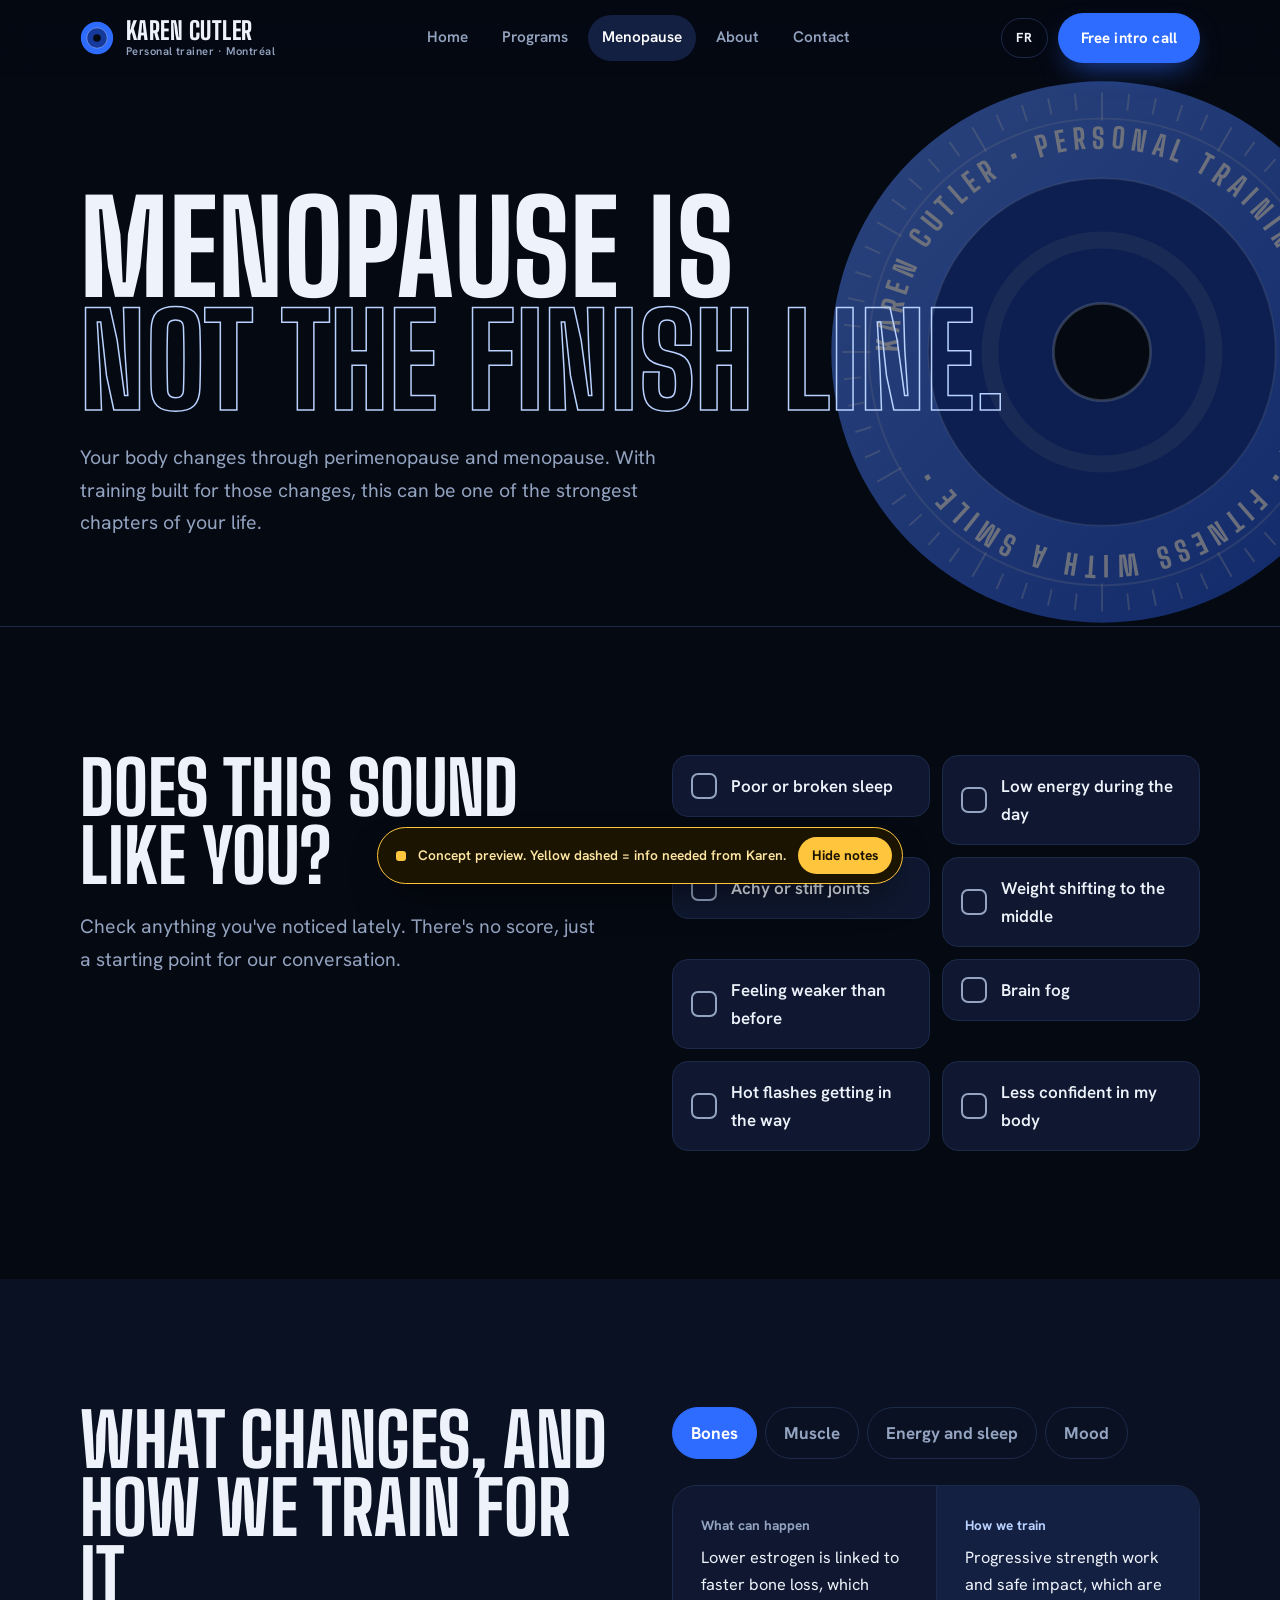
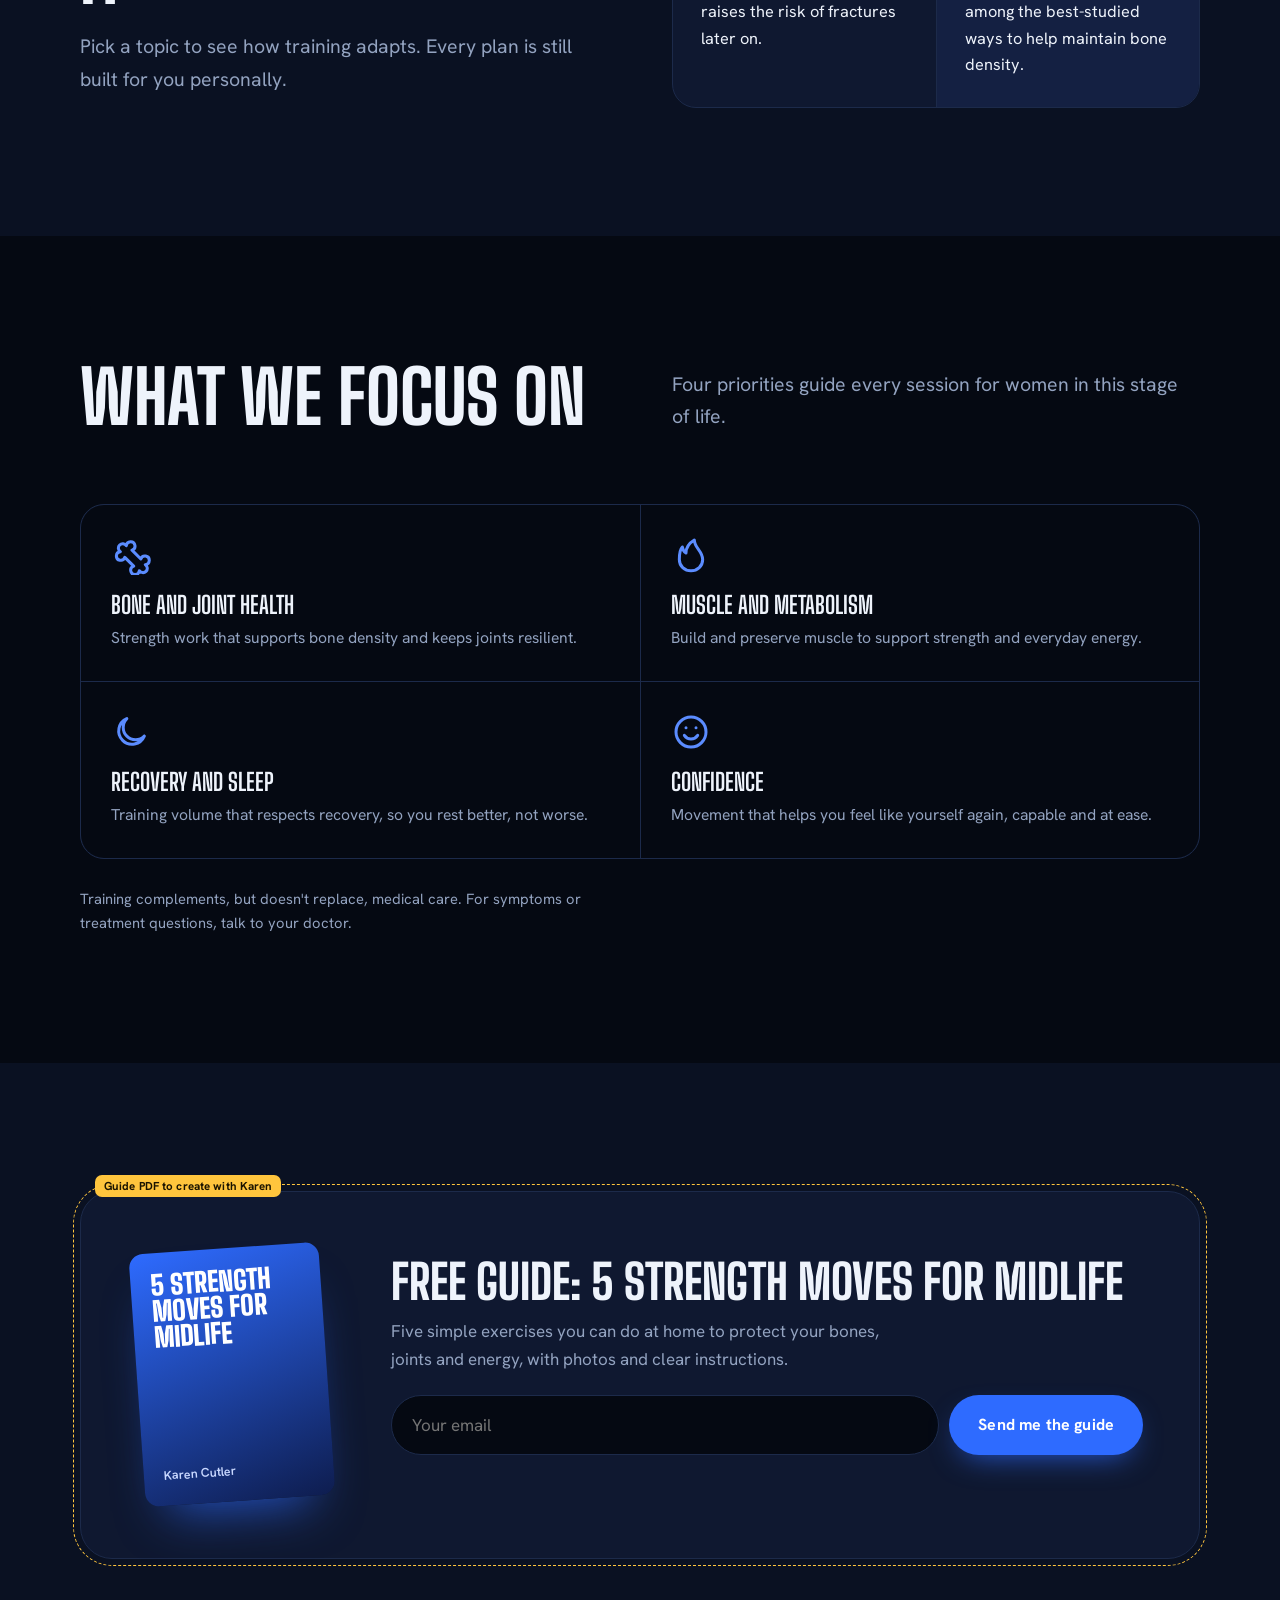
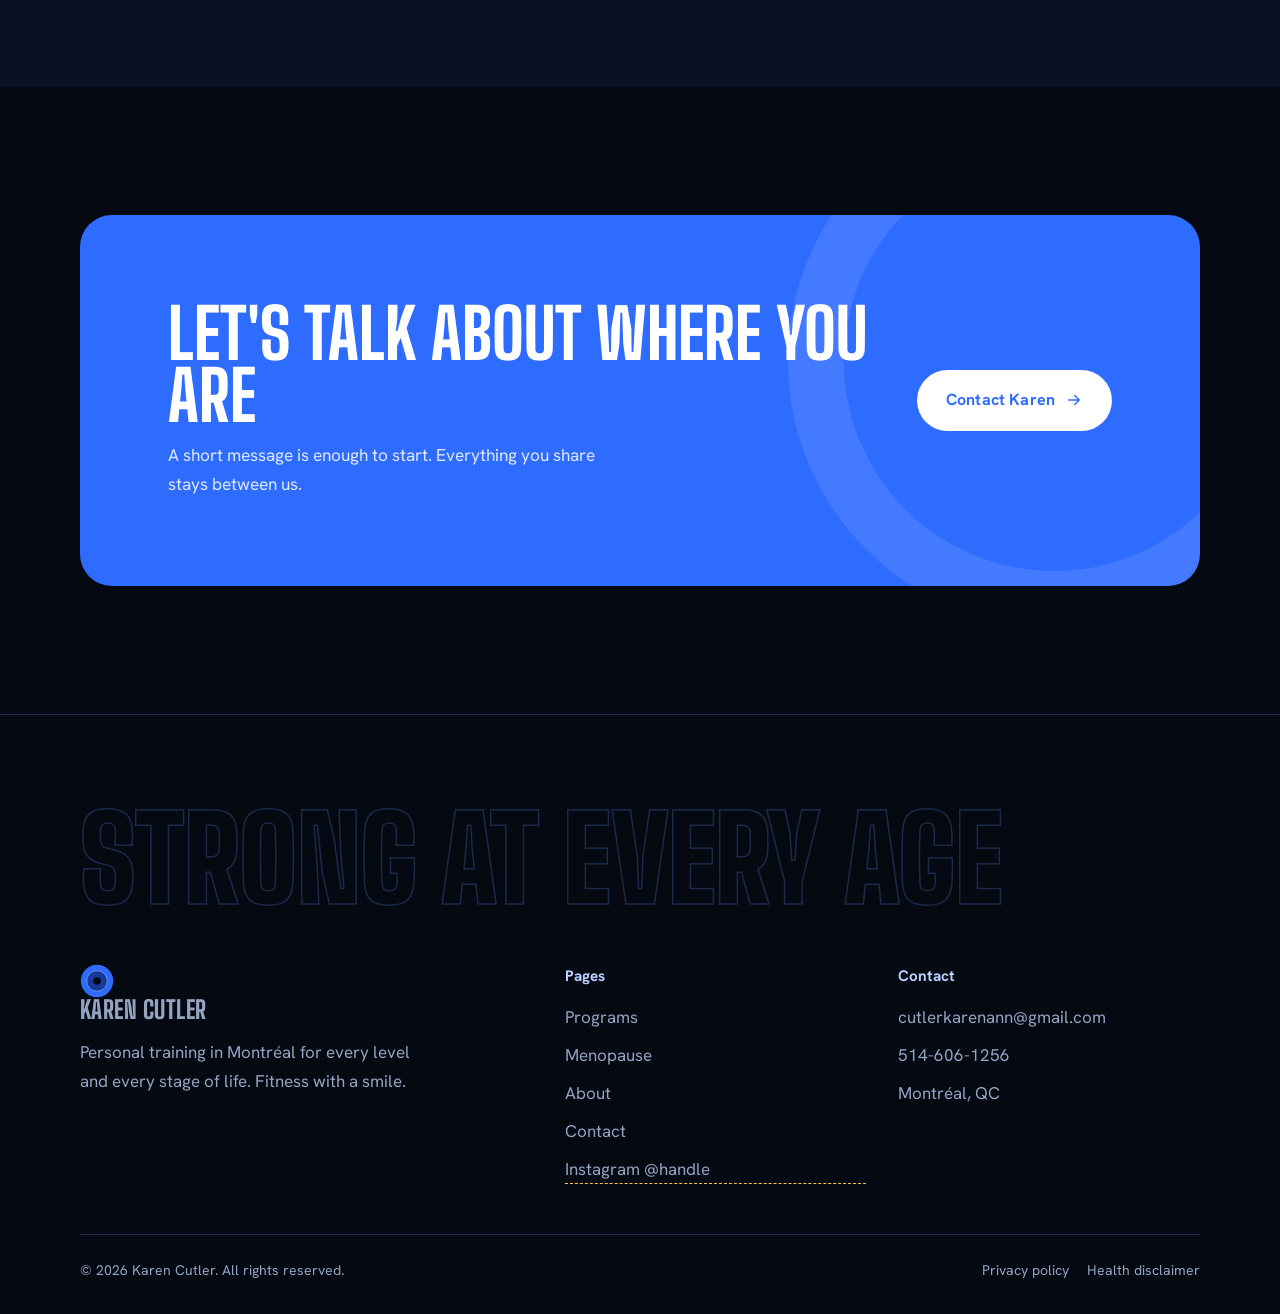
<file: menopause.html>
<!doctype html>
<html lang="en">
<head>
<meta charset="utf-8">
<meta name="viewport" content="width=device-width, initial-scale=1">
<title data-i18n="t_menopause">Training Through Menopause — Karen Cutler, Personal Trainer</title>
<meta name="description" content="Strength training for women through perimenopause and menopause in Montréal: bone health, energy, sleep, muscle and confidence.">
<meta property="og:title" content="Training Through Menopause — Karen Cutler, Personal Trainer">
<meta property="og:description" content="Strength training for women through perimenopause and menopause in Montréal: bone health, energy, sleep, muscle and confidence.">
<meta property="og:image" content="images/og.jpg">
<meta name="theme-color" content="#050912">
<link rel="icon" href="images/favicon.svg" type="image/svg+xml">
<script>try{if(localStorage.getItem('kc_lang')==='fr'){document.documentElement.lang='fr';document.documentElement.classList.add('fr-pending')}}catch(e){}</script>
<link rel="preconnect" href="https://fonts.googleapis.com">
<link rel="preconnect" href="https://fonts.gstatic.com" crossorigin>
<link href="https://fonts.googleapis.com/css2?family=Big+Shoulders+Display:wght@600;700;800;900&family=Hanken+Grotesk:wght@400;500;600;700&display=swap" rel="stylesheet">
<link rel="stylesheet" href="assets/site.css">
<script type="speculationrules">{"prerender":[{"where":{"href_matches":"/*"},"eagerness":"moderate"}]}</script>
<script src="assets/site.js" defer></script>
</head>
<body data-page="menopause">
<a class="skip" href="#main" style="position:absolute;left:-999px">Skip to content</a>
<div class="progress" aria-hidden="true"></div>
<header class="site-header">
  <div class="wrap nav">
    <a class="brand" href="index.html" aria-label="Karen Cutler, home"><svg class="brand-mark" viewBox="0 0 40 40" aria-hidden="true"><circle cx="20" cy="20" r="19" fill="#2E6BFF"/><circle cx="20" cy="20" r="12" fill="#163A9C" stroke="rgba(255,255,255,.35)"/><circle cx="20" cy="20" r="4.5" fill="#050912"/></svg><span>Karen Cutler<small data-i18n="brand_sub">Personal trainer · Montréal</small></span></a>
    <nav aria-label="Main"><ul class="nav-links"><li><a href="index.html" data-i18n="nav_home">Home</a></li>
<li><a href="programs.html" data-i18n="nav_programs">Programs</a></li>
<li><a href="menopause.html" aria-current="page" data-i18n="nav_menopause">Menopause</a></li>
<li><a href="about.html" data-i18n="nav_about">About</a></li>
<li><a href="contact.html" data-i18n="nav_contact">Contact</a></li></ul></nav>
    <div class="nav-tools">
      <button class="lang" type="button" data-lang-toggle aria-label="Passer en français">FR</button>
      <a class="btn btn--primary nav-cta" href="contact.html" data-i18n="cta_call">Free intro call</a>
      <button class="burger" type="button" aria-label="Menu" aria-expanded="false" aria-controls="mobile-menu"><span></span><span></span><span></span></button>
    </div>
  </div>
</header>
<div class="mobile-menu" id="mobile-menu">
  <a class="m-link" href="index.html"><span data-i18n="nav_home">Home</span><svg viewBox="0 0 24 24" fill="none" stroke="currentColor" stroke-width="1.8" stroke-linecap="round" stroke-linejoin="round" aria-hidden="true"><path d="M5 12h14M13 6l6 6-6 6"/></svg></a>
<a class="m-link" href="programs.html"><span data-i18n="nav_programs">Programs</span><svg viewBox="0 0 24 24" fill="none" stroke="currentColor" stroke-width="1.8" stroke-linecap="round" stroke-linejoin="round" aria-hidden="true"><path d="M5 12h14M13 6l6 6-6 6"/></svg></a>
<a class="m-link" href="menopause.html" aria-current="page"><span data-i18n="nav_menopause">Menopause</span><svg viewBox="0 0 24 24" fill="none" stroke="currentColor" stroke-width="1.8" stroke-linecap="round" stroke-linejoin="round" aria-hidden="true"><path d="M5 12h14M13 6l6 6-6 6"/></svg></a>
<a class="m-link" href="about.html"><span data-i18n="nav_about">About</span><svg viewBox="0 0 24 24" fill="none" stroke="currentColor" stroke-width="1.8" stroke-linecap="round" stroke-linejoin="round" aria-hidden="true"><path d="M5 12h14M13 6l6 6-6 6"/></svg></a>
  <a class="btn btn--primary" href="contact.html"><span data-i18n="cta_call">Free intro call</span><svg viewBox="0 0 24 24" fill="none" stroke="currentColor" stroke-width="1.8" stroke-linecap="round" stroke-linejoin="round" aria-hidden="true"><path d="M5 12h14M13 6l6 6-6 6"/></svg></a>
</div>

<main id="main">
  <section class="page-hero">
    <div class="ring" aria-hidden="true"><svg viewBox="0 0 600 600" aria-hidden="true" class="">
  <defs>
    <linearGradient id="pg" x1="0" y1="0" x2="1" y2="1"><stop offset="0" stop-color="#5B8CFF"/><stop offset="1" stop-color="#1F4FD1"/></linearGradient>
    <path id="arc" d="M300,300 m-218,0 a218,218 0 1,1 436,0 a218,218 0 1,1 -436,0"/>
  </defs>
  <circle cx="300" cy="300" r="290" fill="url(#pg)"/>
  <circle cx="300" cy="300" r="250" fill="none" stroke="rgba(255,255,255,.22)" stroke-width="2"/>
  <circle cx="300" cy="300" r="186" fill="#163A9C"/>
  <circle cx="300" cy="300" r="186" fill="none" stroke="rgba(255,255,255,.18)" stroke-width="2"/>
  <circle cx="300" cy="300" r="120" fill="none" stroke="rgba(255,255,255,.12)" stroke-width="18"/>
  <circle cx="300" cy="300" r="52" fill="#050912"/>
  <circle cx="300" cy="300" r="52" fill="none" stroke="rgba(185,210,255,.5)" stroke-width="3"/>
  <g stroke="rgba(255,255,255,.35)" stroke-width="2"><line x1="300" y1="22" x2="300" y2="52" transform="rotate(0 300 300)"/><line x1="300" y1="22" x2="300" y2="40" transform="rotate(6 300 300)"/><line x1="300" y1="22" x2="300" y2="40" transform="rotate(12 300 300)"/><line x1="300" y1="22" x2="300" y2="40" transform="rotate(18 300 300)"/><line x1="300" y1="22" x2="300" y2="40" transform="rotate(24 300 300)"/><line x1="300" y1="22" x2="300" y2="52" transform="rotate(30 300 300)"/><line x1="300" y1="22" x2="300" y2="40" transform="rotate(36 300 300)"/><line x1="300" y1="22" x2="300" y2="40" transform="rotate(42 300 300)"/><line x1="300" y1="22" x2="300" y2="40" transform="rotate(48 300 300)"/><line x1="300" y1="22" x2="300" y2="40" transform="rotate(54 300 300)"/><line x1="300" y1="22" x2="300" y2="52" transform="rotate(60 300 300)"/><line x1="300" y1="22" x2="300" y2="40" transform="rotate(66 300 300)"/><line x1="300" y1="22" x2="300" y2="40" transform="rotate(72 300 300)"/><line x1="300" y1="22" x2="300" y2="40" transform="rotate(78 300 300)"/><line x1="300" y1="22" x2="300" y2="40" transform="rotate(84 300 300)"/><line x1="300" y1="22" x2="300" y2="52" transform="rotate(90 300 300)"/><line x1="300" y1="22" x2="300" y2="40" transform="rotate(96 300 300)"/><line x1="300" y1="22" x2="300" y2="40" transform="rotate(102 300 300)"/><line x1="300" y1="22" x2="300" y2="40" transform="rotate(108 300 300)"/><line x1="300" y1="22" x2="300" y2="40" transform="rotate(114 300 300)"/><line x1="300" y1="22" x2="300" y2="52" transform="rotate(120 300 300)"/><line x1="300" y1="22" x2="300" y2="40" transform="rotate(126 300 300)"/><line x1="300" y1="22" x2="300" y2="40" transform="rotate(132 300 300)"/><line x1="300" y1="22" x2="300" y2="40" transform="rotate(138 300 300)"/><line x1="300" y1="22" x2="300" y2="40" transform="rotate(144 300 300)"/><line x1="300" y1="22" x2="300" y2="52" transform="rotate(150 300 300)"/><line x1="300" y1="22" x2="300" y2="40" transform="rotate(156 300 300)"/><line x1="300" y1="22" x2="300" y2="40" transform="rotate(162 300 300)"/><line x1="300" y1="22" x2="300" y2="40" transform="rotate(168 300 300)"/><line x1="300" y1="22" x2="300" y2="40" transform="rotate(174 300 300)"/><line x1="300" y1="22" x2="300" y2="52" transform="rotate(180 300 300)"/><line x1="300" y1="22" x2="300" y2="40" transform="rotate(186 300 300)"/><line x1="300" y1="22" x2="300" y2="40" transform="rotate(192 300 300)"/><line x1="300" y1="22" x2="300" y2="40" transform="rotate(198 300 300)"/><line x1="300" y1="22" x2="300" y2="40" transform="rotate(204 300 300)"/><line x1="300" y1="22" x2="300" y2="52" transform="rotate(210 300 300)"/><line x1="300" y1="22" x2="300" y2="40" transform="rotate(216 300 300)"/><line x1="300" y1="22" x2="300" y2="40" transform="rotate(222 300 300)"/><line x1="300" y1="22" x2="300" y2="40" transform="rotate(228 300 300)"/><line x1="300" y1="22" x2="300" y2="40" transform="rotate(234 300 300)"/><line x1="300" y1="22" x2="300" y2="52" transform="rotate(240 300 300)"/><line x1="300" y1="22" x2="300" y2="40" transform="rotate(246 300 300)"/><line x1="300" y1="22" x2="300" y2="40" transform="rotate(252 300 300)"/><line x1="300" y1="22" x2="300" y2="40" transform="rotate(258 300 300)"/><line x1="300" y1="22" x2="300" y2="40" transform="rotate(264 300 300)"/><line x1="300" y1="22" x2="300" y2="52" transform="rotate(270 300 300)"/><line x1="300" y1="22" x2="300" y2="40" transform="rotate(276 300 300)"/><line x1="300" y1="22" x2="300" y2="40" transform="rotate(282 300 300)"/><line x1="300" y1="22" x2="300" y2="40" transform="rotate(288 300 300)"/><line x1="300" y1="22" x2="300" y2="40" transform="rotate(294 300 300)"/><line x1="300" y1="22" x2="300" y2="52" transform="rotate(300 300 300)"/><line x1="300" y1="22" x2="300" y2="40" transform="rotate(306 300 300)"/><line x1="300" y1="22" x2="300" y2="40" transform="rotate(312 300 300)"/><line x1="300" y1="22" x2="300" y2="40" transform="rotate(318 300 300)"/><line x1="300" y1="22" x2="300" y2="40" transform="rotate(324 300 300)"/><line x1="300" y1="22" x2="300" y2="52" transform="rotate(330 300 300)"/><line x1="300" y1="22" x2="300" y2="40" transform="rotate(336 300 300)"/><line x1="300" y1="22" x2="300" y2="40" transform="rotate(342 300 300)"/><line x1="300" y1="22" x2="300" y2="40" transform="rotate(348 300 300)"/><line x1="300" y1="22" x2="300" y2="40" transform="rotate(354 300 300)"/></g>
  <text font-family="Big Shoulders Display, Impact, sans-serif" font-weight="800" font-size="30" letter-spacing="7" fill="rgba(255,255,255,.88)">
    <textPath href="#arc">KAREN CUTLER • PERSONAL TRAINING • MONTRÉAL • FITNESS WITH A SMILE •</textPath>
  </text>
</svg></div>
    <div class="wrap">
      <h1 class="display">
        <span class="line"><span data-i18n="mp_l1">Menopause is</span></span>
        <span class="line"><span class="outline" data-i18n="mp_l2">not the finish line.</span></span>
      </h1>
      <p class="lede hero-fade d1" data-i18n="mp_lede">Your body changes through perimenopause and menopause. With training built for those changes, this can be one of the strongest chapters of your life.</p>
    </div>
  </section>

  <!-- IS THIS YOU? -->
  <section class="section">
    <div class="wrap mp-split">
      <div class="reveal">
        <h2 class="h2" data-i18n="chk_t">Does this sound like you?</h2>
        <p class="lede" style="margin-top:20px" data-i18n="chk_d">Check anything you've noticed lately. There's no score, just a starting point for our conversation.</p>
      </div>
      <div class="reveal" data-d="1">
        <div class="checklist" data-checklist>
          <label class="chk"><input type="checkbox" value="sleep"><span data-i18n="c1">Poor or broken sleep</span></label>
          <label class="chk"><input type="checkbox" value="energy"><span data-i18n="c2">Low energy during the day</span></label>
          <label class="chk"><input type="checkbox" value="joints"><span data-i18n="c3">Achy or stiff joints</span></label>
          <label class="chk"><input type="checkbox" value="weight"><span data-i18n="c4">Weight shifting to the middle</span></label>
          <label class="chk"><input type="checkbox" value="strength"><span data-i18n="c5">Feeling weaker than before</span></label>
          <label class="chk"><input type="checkbox" value="fog"><span data-i18n="c6">Brain fog</span></label>
          <label class="chk"><input type="checkbox" value="hot"><span data-i18n="c7">Hot flashes getting in the way</span></label>
          <label class="chk"><input type="checkbox" value="confidence"><span data-i18n="c8">Less confident in my body</span></label>
        </div>
        <div class="check-result" aria-live="polite">
          <p><b data-count>0</b><span data-i18n="chk_res">You're far from alone. These changes are common, and the right training can help with many of them. Let's talk about yours.</span></p>
          <a class="btn btn--primary magnetic" href="contact.html" data-check-cta><span data-i18n="chk_cta">Bring these to a free call</span><svg viewBox="0 0 24 24" fill="none" stroke="currentColor" stroke-width="1.8" stroke-linecap="round" stroke-linejoin="round" aria-hidden="true"><path d="M5 12h14M13 6l6 6-6 6"/></svg></a>
        </div>
      </div>
    </div>
  </section>

  <section class="section section--tint">
    <div class="wrap mp-split">
      <div class="reveal">
        <h2 class="h2" data-i18n="mp_ch_t">What changes, and how we train for it</h2>
        <p class="lede" style="margin-top:20px" data-i18n="mp_ch_d">Pick a topic to see how training adapts. Every plan is still built for you personally.</p>
      </div>
      <div class="reveal" data-d="1">
        <div class="mp-tabs" role="tablist">
          <button class="mp-tab" role="tab" aria-selected="true" aria-controls="mp1" data-i18n="tab1">Bones</button>
          <button class="mp-tab" role="tab" aria-selected="false" aria-controls="mp2" data-i18n="tab2">Muscle</button>
          <button class="mp-tab" role="tab" aria-selected="false" aria-controls="mp3" data-i18n="tab3">Energy and sleep</button>
          <button class="mp-tab" role="tab" aria-selected="false" aria-controls="mp4" data-i18n="tab4">Mood</button>
        </div>
        <div class="mp-panel active" id="mp1" role="tabpanel">
          <div class="mp-row">
            <div><small data-i18n="mp_what">What can happen</small><p data-i18n="mp1_w">Lower estrogen is linked to faster bone loss, which raises the risk of fractures later on.</p></div>
            <div><small data-i18n="mp_how">How we train</small><p data-i18n="mp1_h">Progressive strength work and safe impact, which are among the best-studied ways to help maintain bone density.</p></div>
          </div>
        </div>
        <div class="mp-panel" id="mp2" role="tabpanel">
          <div class="mp-row">
            <div><small data-i18n="mp_what">What can happen</small><p data-i18n="mp2_w">Muscle mass tends to decline with age, affecting strength, balance and metabolism.</p></div>
            <div><small data-i18n="mp_how">How we train</small><p data-i18n="mp2_h">Lifting with good technique and steady progression to build and keep muscle you'll use every day.</p></div>
          </div>
        </div>
        <div class="mp-panel" id="mp3" role="tabpanel">
          <div class="mp-row">
            <div><small data-i18n="mp_what">What can happen</small><p data-i18n="mp3_w">Hot flashes, disrupted sleep and fatigue can make it hard to stay consistent.</p></div>
            <div><small data-i18n="mp_how">How we train</small><p data-i18n="mp3_h">Sessions dosed to your energy that day, so training lifts you up instead of draining you.</p></div>
          </div>
        </div>
        <div class="mp-panel" id="mp4" role="tabpanel">
          <div class="mp-row">
            <div><small data-i18n="mp_what">What can happen</small><p data-i18n="mp4_w">Mood shifts and a changing body can shake your confidence.</p></div>
            <div><small data-i18n="mp_how">How we train</small><p data-i18n="mp4_h">Clear goals and visible progress, in a supportive space where you feel capable again.</p></div>
          </div>
        </div>
      </div>
    </div>
  </section>

  <section class="section">
    <div class="wrap">
      <div class="head">
        <h2 class="h2 reveal" data-i18n="mp_p_t">What we focus on</h2>
        <p class="lede reveal" data-d="1" data-i18n="mp_p_d">Four priorities guide every session for women in this stage of life.</p>
      </div>
      <div class="pillars reveal">
        <div class="pillar"><svg class="draw" viewBox="0 0 24 24" fill="none" stroke="currentColor" stroke-width="1.8" stroke-linecap="round" stroke-linejoin="round" aria-hidden="true"><path d="M9.2 6.4a2.6 2.6 0 1 0-3.6 3.6 2.6 2.6 0 1 0 2.7 3.4l5.3 5.3a2.6 2.6 0 1 0 3.4 2.7 2.6 2.6 0 1 0 3.6-3.6 2.6 2.6 0 1 0-2.7-3.4L12.6 9.1a2.6 2.6 0 1 0-3.4-2.7z"/></svg><h3 data-i18n="pl1_t">Bone and joint health</h3><p data-i18n="pl1_d">Strength work that supports bone density and keeps joints resilient.</p></div>
        <div class="pillar"><svg class="draw" viewBox="0 0 24 24" fill="none" stroke="currentColor" stroke-width="1.8" stroke-linecap="round" stroke-linejoin="round" aria-hidden="true"><path d="M12 21.5c3.9 0 7-2.8 7-6.8 0-5-5-7-5-11.7-3 1.8-5 4.9-5 7.8-1.2-.8-2-2-2.2-3.6C5 9 5 11.6 5 14.7c0 4 3.1 6.8 7 6.8z"/></svg><h3 data-i18n="pl2_t">Muscle and metabolism</h3><p data-i18n="pl2_d">Build and preserve muscle to support strength and everyday energy.</p></div>
        <div class="pillar"><svg class="draw" viewBox="0 0 24 24" fill="none" stroke="currentColor" stroke-width="1.8" stroke-linecap="round" stroke-linejoin="round" aria-hidden="true"><path d="M20 14.5A8 8 0 1 1 9.5 4a6.5 6.5 0 0 0 10.5 10.5z"/></svg><h3 data-i18n="pl3_t">Recovery and sleep</h3><p data-i18n="pl3_d">Training volume that respects recovery, so you rest better, not worse.</p></div>
        <div class="pillar"><svg class="draw" viewBox="0 0 24 24" fill="none" stroke="currentColor" stroke-width="1.8" stroke-linecap="round" stroke-linejoin="round" aria-hidden="true"><circle cx="12" cy="12" r="9"/><path d="M8 14s1.5 2.2 4 2.2 4-2.2 4-2.2"/><path d="M9 9.5h.01M15 9.5h.01"/></svg><h3 data-i18n="pl4_t">Confidence</h3><p data-i18n="pl4_d">Movement that helps you feel like yourself again, capable and at ease.</p></div>
      </div>
      <p class="muted reveal" style="margin-top:28px;font-size:.92rem;max-width:70ch" data-i18n="mp_note">Training complements, but doesn't replace, medical care. For symptoms or treatment questions, talk to your doctor.</p>
    </div>
  </section>

  <!-- FREE GUIDE -->
  <section class="section section--tint">
    <div class="wrap">
      <div class="guide ph reveal"><span class="ph-tag">Guide PDF to create with Karen</span>
        <div class="guide-cover"><b data-i18n="gd_cover">5 strength moves for midlife</b><small>Karen Cutler</small></div>
        <div>
          <h2 data-i18n="gd_t">Free guide: 5 strength moves for midlife</h2>
          <p data-i18n="gd_d">Five simple exercises you can do at home to protect your bones, joints and energy, with photos and clear instructions.</p>
          <form class="guide-form" data-guide novalidate>
            <input type="email" name="email" required placeholder="Your email" data-i18n-ph="gd_ph" aria-label="Email">
            <button class="btn btn--primary" type="submit" data-i18n="gd_btn">Send me the guide</button>
          </form>
          <p class="guide-msg" aria-live="polite"></p>
        </div>
      </div>
    </div>
  </section>

  <section class="section">
    <div class="wrap">
      <div class="cta-band reveal">
        <div>
          <h2 data-i18n="band3_t">Let's talk about where you are</h2>
          <p data-i18n="band3_d">A short message is enough to start. Everything you share stays between us.</p>
        </div>
        <a class="btn magnetic" href="contact.html"><span data-i18n="cta_contact">Contact Karen</span><svg viewBox="0 0 24 24" fill="none" stroke="currentColor" stroke-width="1.8" stroke-linecap="round" stroke-linejoin="round" aria-hidden="true"><path d="M5 12h14M13 6l6 6-6 6"/></svg></a>
      </div>
    </div>
  </section>
</main>

<footer class="site-footer">
  <div class="wrap">
    <div class="foot-big" aria-hidden="true">Strong at every age</div>
    <div class="foot-grid">
      <div>
        <a class="brand" href="index.html" style="margin-bottom:16px"><svg class="brand-mark" viewBox="0 0 40 40" aria-hidden="true"><circle cx="20" cy="20" r="19" fill="#2E6BFF"/><circle cx="20" cy="20" r="12" fill="#163A9C" stroke="rgba(255,255,255,.35)"/><circle cx="20" cy="20" r="4.5" fill="#050912"/></svg><span>Karen Cutler</span></a>
        <p data-i18n="foot_about" style="max-width:36ch">Personal training in Montréal for every level and every stage of life. Fitness with a smile.</p>
      </div>
      <div>
        <h4 data-i18n="foot_pages">Pages</h4>
        <a href="programs.html" data-i18n="nav_programs">Programs</a>
        <a href="menopause.html" data-i18n="nav_menopause">Menopause</a>
        <a href="about.html" data-i18n="nav_about">About</a>
        <a href="contact.html" data-i18n="nav_contact">Contact</a>
        <a class="ph-inline" href="#" data-ig>Instagram @handle</a>
      </div>
      <div>
        <h4 data-i18n="foot_contact">Contact</h4>
        <a href="mailto:cutlerkarenann@gmail.com">cutlerkarenann@gmail.com</a>
        <a href="tel:+15146061256">514-606-1256</a>
        <p>Montréal, QC</p>
      </div>
    </div>
    <div class="foot-bottom">
      <span>© <span data-year></span> Karen Cutler. <span data-i18n="foot_rights">All rights reserved.</span></span>
      <span class="foot-legal"><a href="privacy.html" data-i18n="foot_privacy">Privacy policy</a><a href="privacy.html#disclaimer" data-i18n="foot_disclaimer">Health disclaimer</a></span>
    </div>
  </div>
</footer>
<div class="wipe" aria-hidden="true"></div>
<div class="concept-bar" role="note"><i></i><span>Concept preview. Yellow dashed = info needed from Karen.</span><button type="button" data-clean>Hide notes</button></div>
<button class="concept-show" type="button" data-clean>Show notes</button>
</body>
</html>
</file>
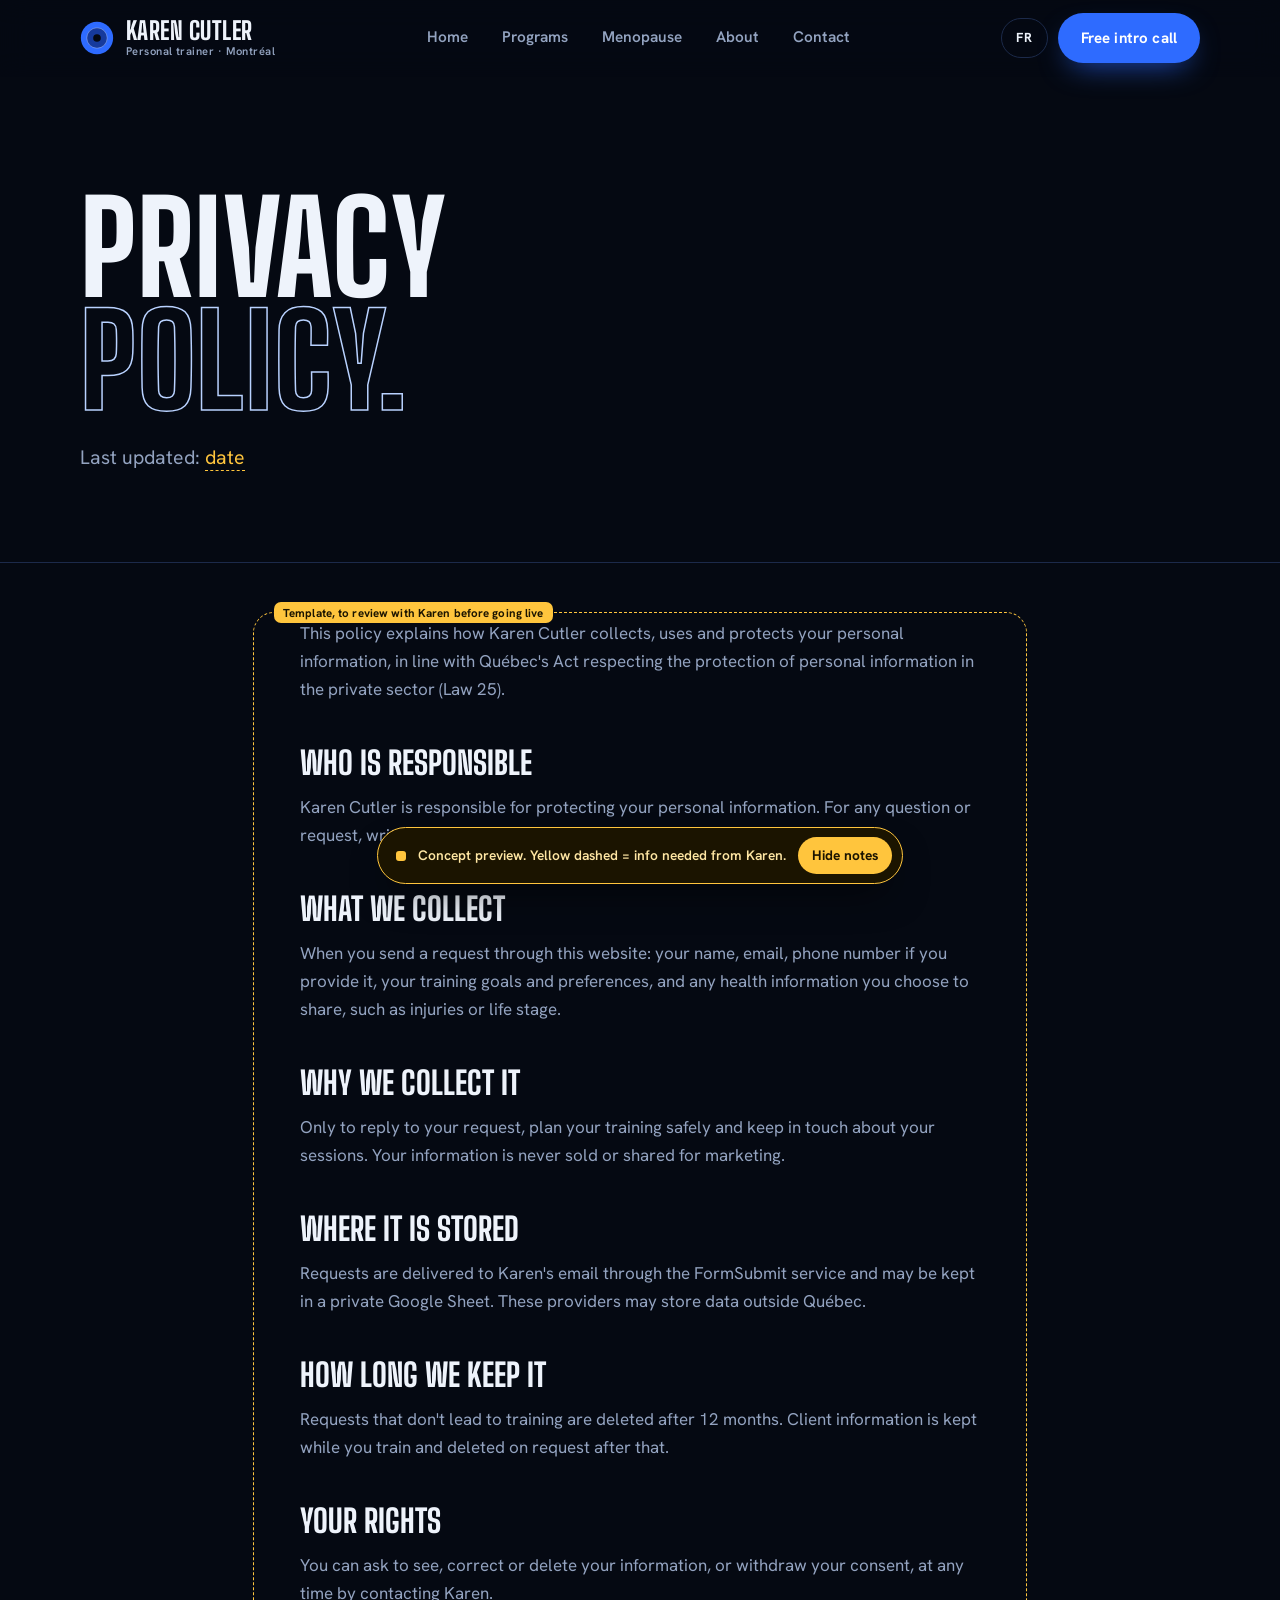
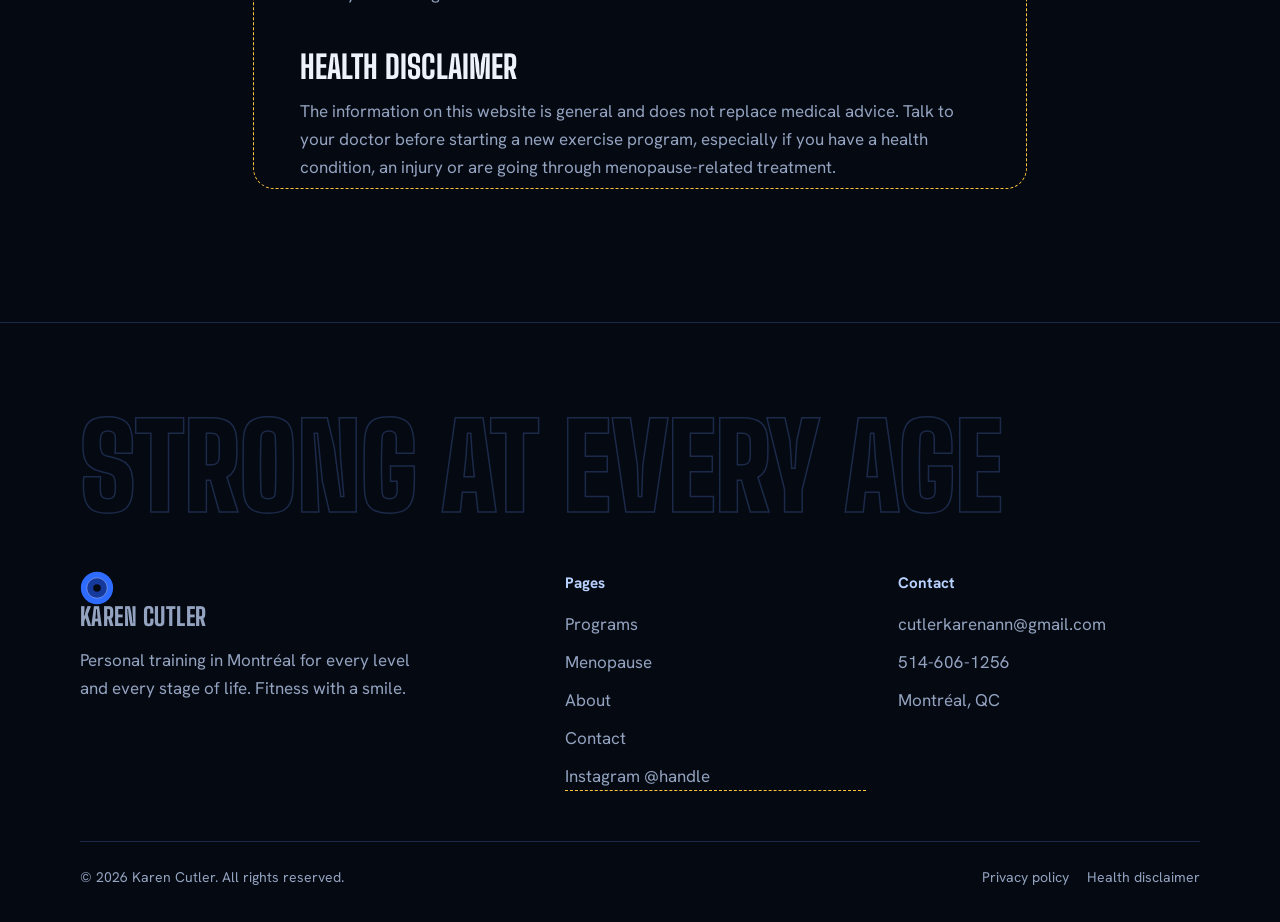
<file: privacy.html>
<!doctype html>
<html lang="en">
<head>
<meta charset="utf-8">
<meta name="viewport" content="width=device-width, initial-scale=1">
<title data-i18n="t_privacy">Privacy Policy — Karen Cutler, Personal Trainer</title>
<meta name="description" content="How Karen Cutler collects, uses and protects your personal information, and the health disclaimer for training.">
<meta property="og:title" content="Privacy Policy — Karen Cutler, Personal Trainer">
<meta property="og:description" content="How Karen Cutler collects, uses and protects your personal information, and the health disclaimer for training.">
<meta property="og:image" content="images/og.jpg">
<meta name="theme-color" content="#050912">
<link rel="icon" href="images/favicon.svg" type="image/svg+xml">
<script>try{if(localStorage.getItem('kc_lang')==='fr'){document.documentElement.lang='fr';document.documentElement.classList.add('fr-pending')}}catch(e){}</script>
<link rel="preconnect" href="https://fonts.googleapis.com">
<link rel="preconnect" href="https://fonts.gstatic.com" crossorigin>
<link href="https://fonts.googleapis.com/css2?family=Big+Shoulders+Display:wght@600;700;800;900&family=Hanken+Grotesk:wght@400;500;600;700&display=swap" rel="stylesheet">
<link rel="stylesheet" href="assets/site.css">
<script type="speculationrules">{"prerender":[{"where":{"href_matches":"/*"},"eagerness":"moderate"}]}</script>
<script src="assets/site.js" defer></script>
<meta name="robots" content="noindex">
</head>
<body data-page="privacy">
<a class="skip" href="#main" style="position:absolute;left:-999px">Skip to content</a>
<div class="progress" aria-hidden="true"></div>
<header class="site-header">
  <div class="wrap nav">
    <a class="brand" href="index.html" aria-label="Karen Cutler, home"><svg class="brand-mark" viewBox="0 0 40 40" aria-hidden="true"><circle cx="20" cy="20" r="19" fill="#2E6BFF"/><circle cx="20" cy="20" r="12" fill="#163A9C" stroke="rgba(255,255,255,.35)"/><circle cx="20" cy="20" r="4.5" fill="#050912"/></svg><span>Karen Cutler<small data-i18n="brand_sub">Personal trainer · Montréal</small></span></a>
    <nav aria-label="Main"><ul class="nav-links"><li><a href="index.html" data-i18n="nav_home">Home</a></li>
<li><a href="programs.html" data-i18n="nav_programs">Programs</a></li>
<li><a href="menopause.html" data-i18n="nav_menopause">Menopause</a></li>
<li><a href="about.html" data-i18n="nav_about">About</a></li>
<li><a href="contact.html" data-i18n="nav_contact">Contact</a></li></ul></nav>
    <div class="nav-tools">
      <button class="lang" type="button" data-lang-toggle aria-label="Passer en français">FR</button>
      <a class="btn btn--primary nav-cta" href="contact.html" data-i18n="cta_call">Free intro call</a>
      <button class="burger" type="button" aria-label="Menu" aria-expanded="false" aria-controls="mobile-menu"><span></span><span></span><span></span></button>
    </div>
  </div>
</header>
<div class="mobile-menu" id="mobile-menu">
  <a class="m-link" href="index.html"><span data-i18n="nav_home">Home</span><svg viewBox="0 0 24 24" fill="none" stroke="currentColor" stroke-width="1.8" stroke-linecap="round" stroke-linejoin="round" aria-hidden="true"><path d="M5 12h14M13 6l6 6-6 6"/></svg></a>
<a class="m-link" href="programs.html"><span data-i18n="nav_programs">Programs</span><svg viewBox="0 0 24 24" fill="none" stroke="currentColor" stroke-width="1.8" stroke-linecap="round" stroke-linejoin="round" aria-hidden="true"><path d="M5 12h14M13 6l6 6-6 6"/></svg></a>
<a class="m-link" href="menopause.html"><span data-i18n="nav_menopause">Menopause</span><svg viewBox="0 0 24 24" fill="none" stroke="currentColor" stroke-width="1.8" stroke-linecap="round" stroke-linejoin="round" aria-hidden="true"><path d="M5 12h14M13 6l6 6-6 6"/></svg></a>
<a class="m-link" href="about.html"><span data-i18n="nav_about">About</span><svg viewBox="0 0 24 24" fill="none" stroke="currentColor" stroke-width="1.8" stroke-linecap="round" stroke-linejoin="round" aria-hidden="true"><path d="M5 12h14M13 6l6 6-6 6"/></svg></a>
  <a class="btn btn--primary" href="contact.html"><span data-i18n="cta_call">Free intro call</span><svg viewBox="0 0 24 24" fill="none" stroke="currentColor" stroke-width="1.8" stroke-linecap="round" stroke-linejoin="round" aria-hidden="true"><path d="M5 12h14M13 6l6 6-6 6"/></svg></a>
</div>

<main id="main">
  <section class="page-hero">
    <div class="wrap">
      <h1 class="display">
        <span class="line"><span data-i18n="pv_l1">Privacy</span></span>
        <span class="line"><span class="outline" data-i18n="pv_l2">policy.</span></span>
      </h1>
      <p class="lede hero-fade d1"><span data-i18n="pv_upd">Last updated:</span> <span class="ph-inline">date</span></p>
    </div>
  </section>

  <section class="section" style="padding-top:clamp(32px,5vw,56px)">
    <div class="wrap legal ph"><span class="ph-tag">Template, to review with Karen before going live</span>
      <p data-i18n="pv_intro">This policy explains how Karen Cutler collects, uses and protects your personal information, in line with Québec's Act respecting the protection of personal information in the private sector (Law 25).</p>

      <h2 data-i18n="pv_h1">Who is responsible</h2>
      <p data-i18n="pv_p1">Karen Cutler is responsible for protecting your personal information. For any question or request, write to cutlerkarenann@gmail.com or call 514-606-1256.</p>

      <h2 data-i18n="pv_h2">What we collect</h2>
      <p data-i18n="pv_p2">When you send a request through this website: your name, email, phone number if you provide it, your training goals and preferences, and any health information you choose to share, such as injuries or life stage.</p>

      <h2 data-i18n="pv_h3">Why we collect it</h2>
      <p data-i18n="pv_p3">Only to reply to your request, plan your training safely and keep in touch about your sessions. Your information is never sold or shared for marketing.</p>

      <h2 data-i18n="pv_h4">Where it is stored</h2>
      <p data-i18n="pv_p4">Requests are delivered to Karen's email through the FormSubmit service and may be kept in a private Google Sheet. These providers may store data outside Québec.</p>

      <h2 data-i18n="pv_h5">How long we keep it</h2>
      <p data-i18n="pv_p5">Requests that don't lead to training are deleted after 12 months. Client information is kept while you train and deleted on request after that.</p>

      <h2 data-i18n="pv_h6">Your rights</h2>
      <p data-i18n="pv_p6">You can ask to see, correct or delete your information, or withdraw your consent, at any time by contacting Karen.</p>

      <h2 id="disclaimer" data-i18n="pv_h7">Health disclaimer</h2>
      <p data-i18n="pv_p7">The information on this website is general and does not replace medical advice. Talk to your doctor before starting a new exercise program, especially if you have a health condition, an injury or are going through menopause-related treatment.</p>
    </div>
  </section>
</main>

<footer class="site-footer">
  <div class="wrap">
    <div class="foot-big" aria-hidden="true">Strong at every age</div>
    <div class="foot-grid">
      <div>
        <a class="brand" href="index.html" style="margin-bottom:16px"><svg class="brand-mark" viewBox="0 0 40 40" aria-hidden="true"><circle cx="20" cy="20" r="19" fill="#2E6BFF"/><circle cx="20" cy="20" r="12" fill="#163A9C" stroke="rgba(255,255,255,.35)"/><circle cx="20" cy="20" r="4.5" fill="#050912"/></svg><span>Karen Cutler</span></a>
        <p data-i18n="foot_about" style="max-width:36ch">Personal training in Montréal for every level and every stage of life. Fitness with a smile.</p>
      </div>
      <div>
        <h4 data-i18n="foot_pages">Pages</h4>
        <a href="programs.html" data-i18n="nav_programs">Programs</a>
        <a href="menopause.html" data-i18n="nav_menopause">Menopause</a>
        <a href="about.html" data-i18n="nav_about">About</a>
        <a href="contact.html" data-i18n="nav_contact">Contact</a>
        <a class="ph-inline" href="#" data-ig>Instagram @handle</a>
      </div>
      <div>
        <h4 data-i18n="foot_contact">Contact</h4>
        <a href="mailto:cutlerkarenann@gmail.com">cutlerkarenann@gmail.com</a>
        <a href="tel:+15146061256">514-606-1256</a>
        <p>Montréal, QC</p>
      </div>
    </div>
    <div class="foot-bottom">
      <span>© <span data-year></span> Karen Cutler. <span data-i18n="foot_rights">All rights reserved.</span></span>
      <span class="foot-legal"><a href="privacy.html" data-i18n="foot_privacy">Privacy policy</a><a href="privacy.html#disclaimer" data-i18n="foot_disclaimer">Health disclaimer</a></span>
    </div>
  </div>
</footer>
<div class="wipe" aria-hidden="true"></div>
<div class="concept-bar" role="note"><i></i><span>Concept preview. Yellow dashed = info needed from Karen.</span><button type="button" data-clean>Hide notes</button></div>
<button class="concept-show" type="button" data-clean>Show notes</button>
</body>
</html>
</file>
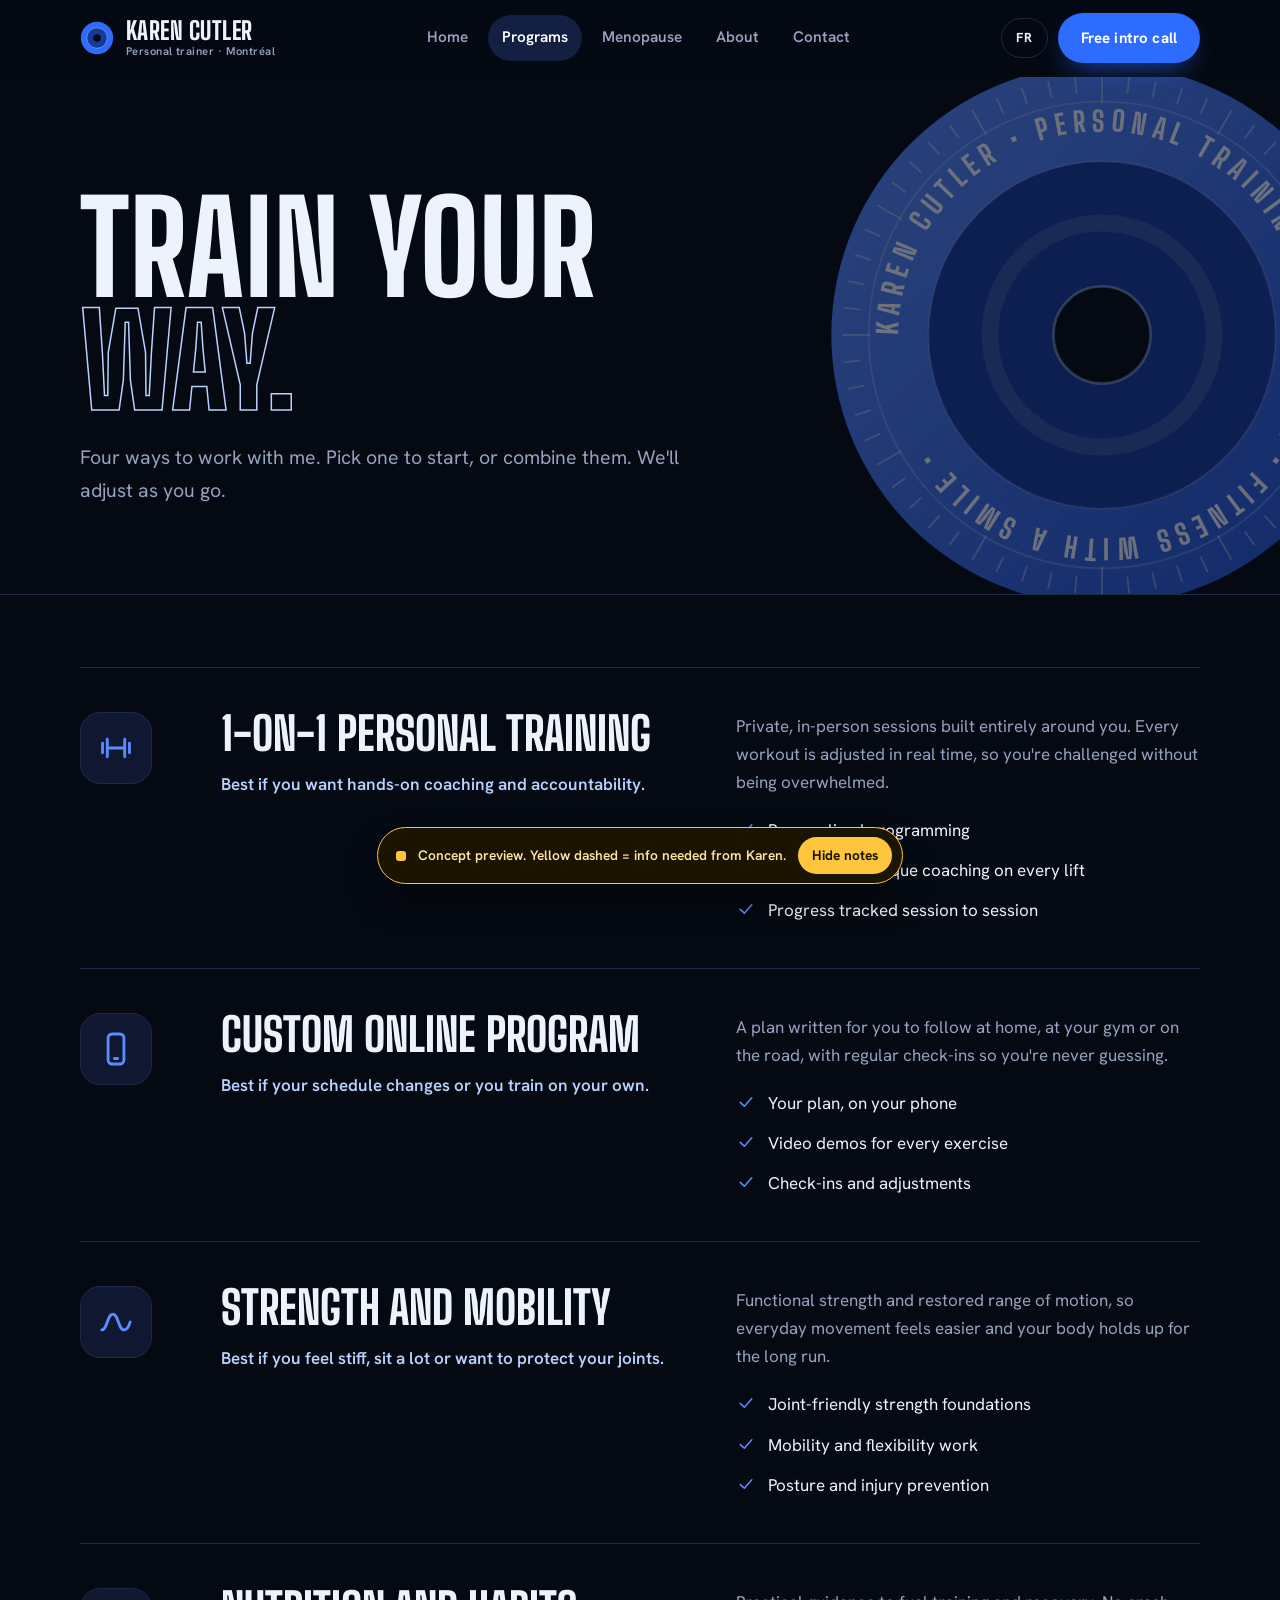
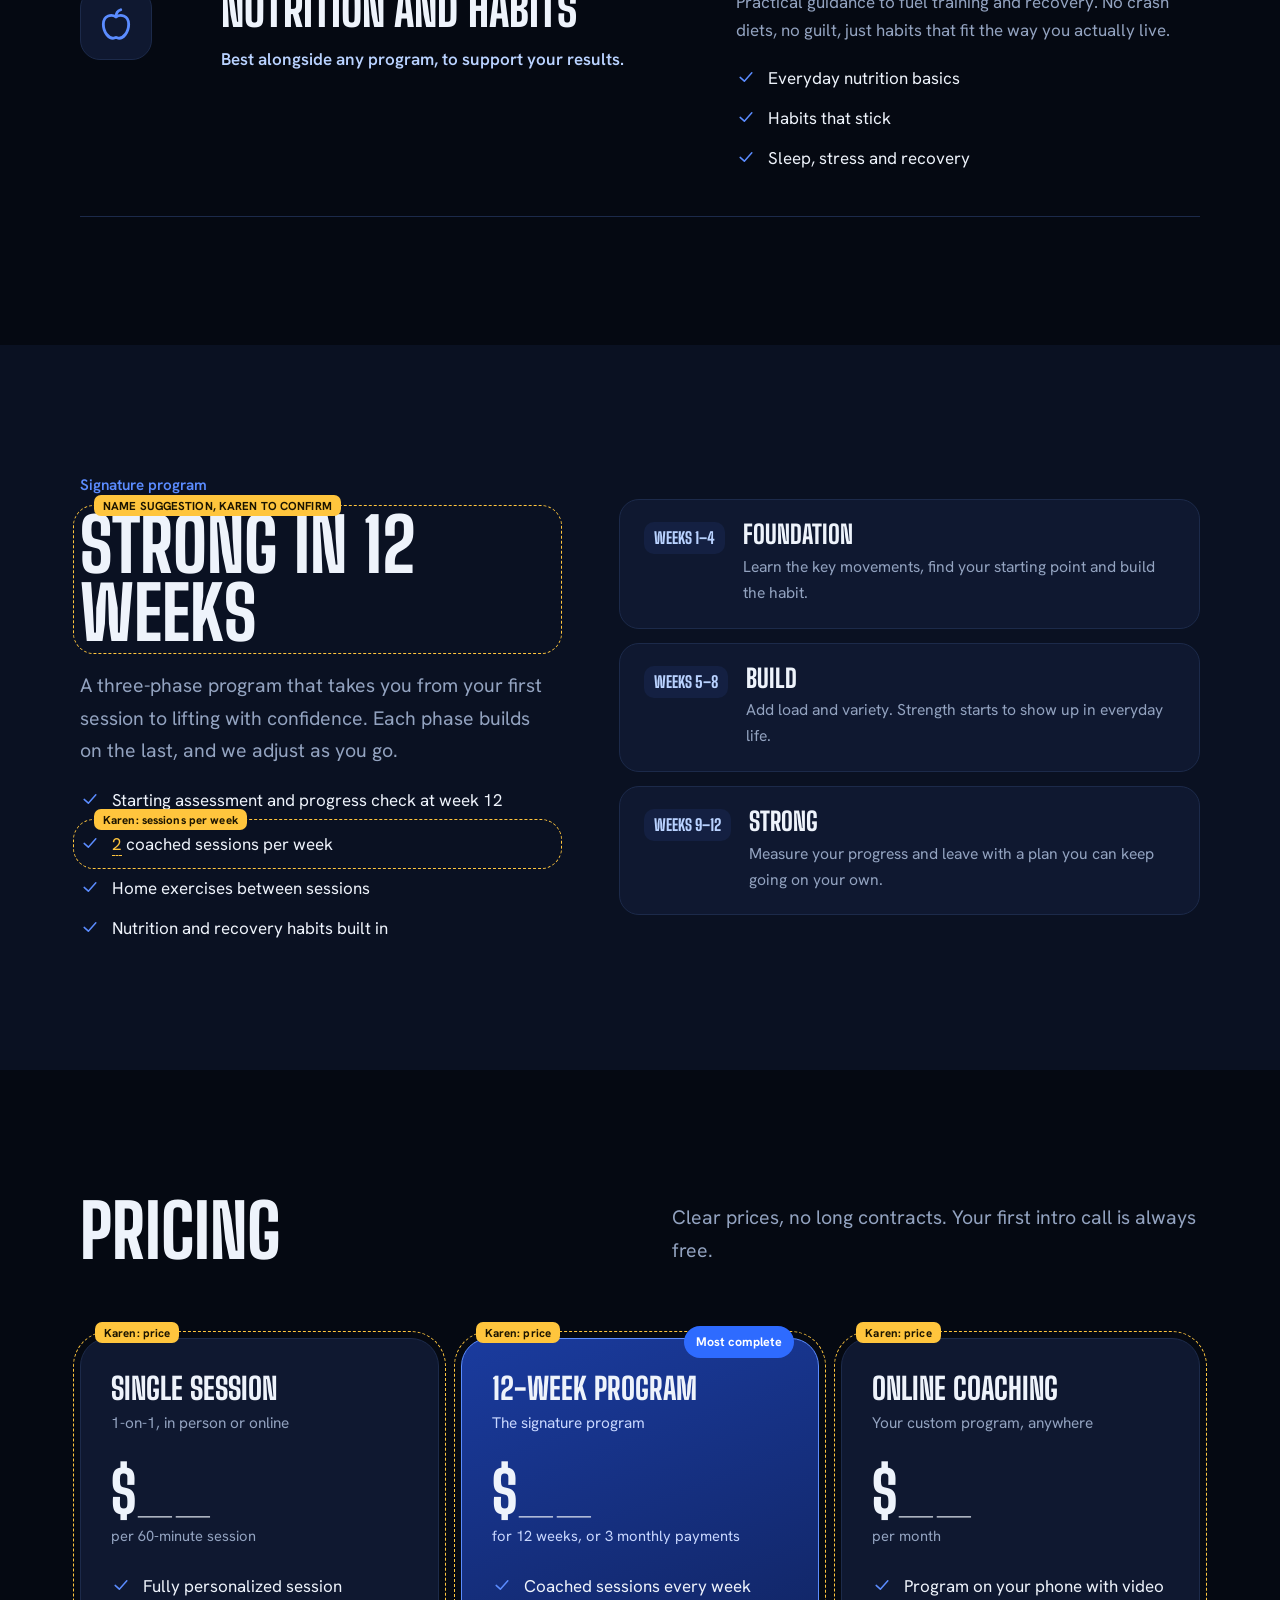
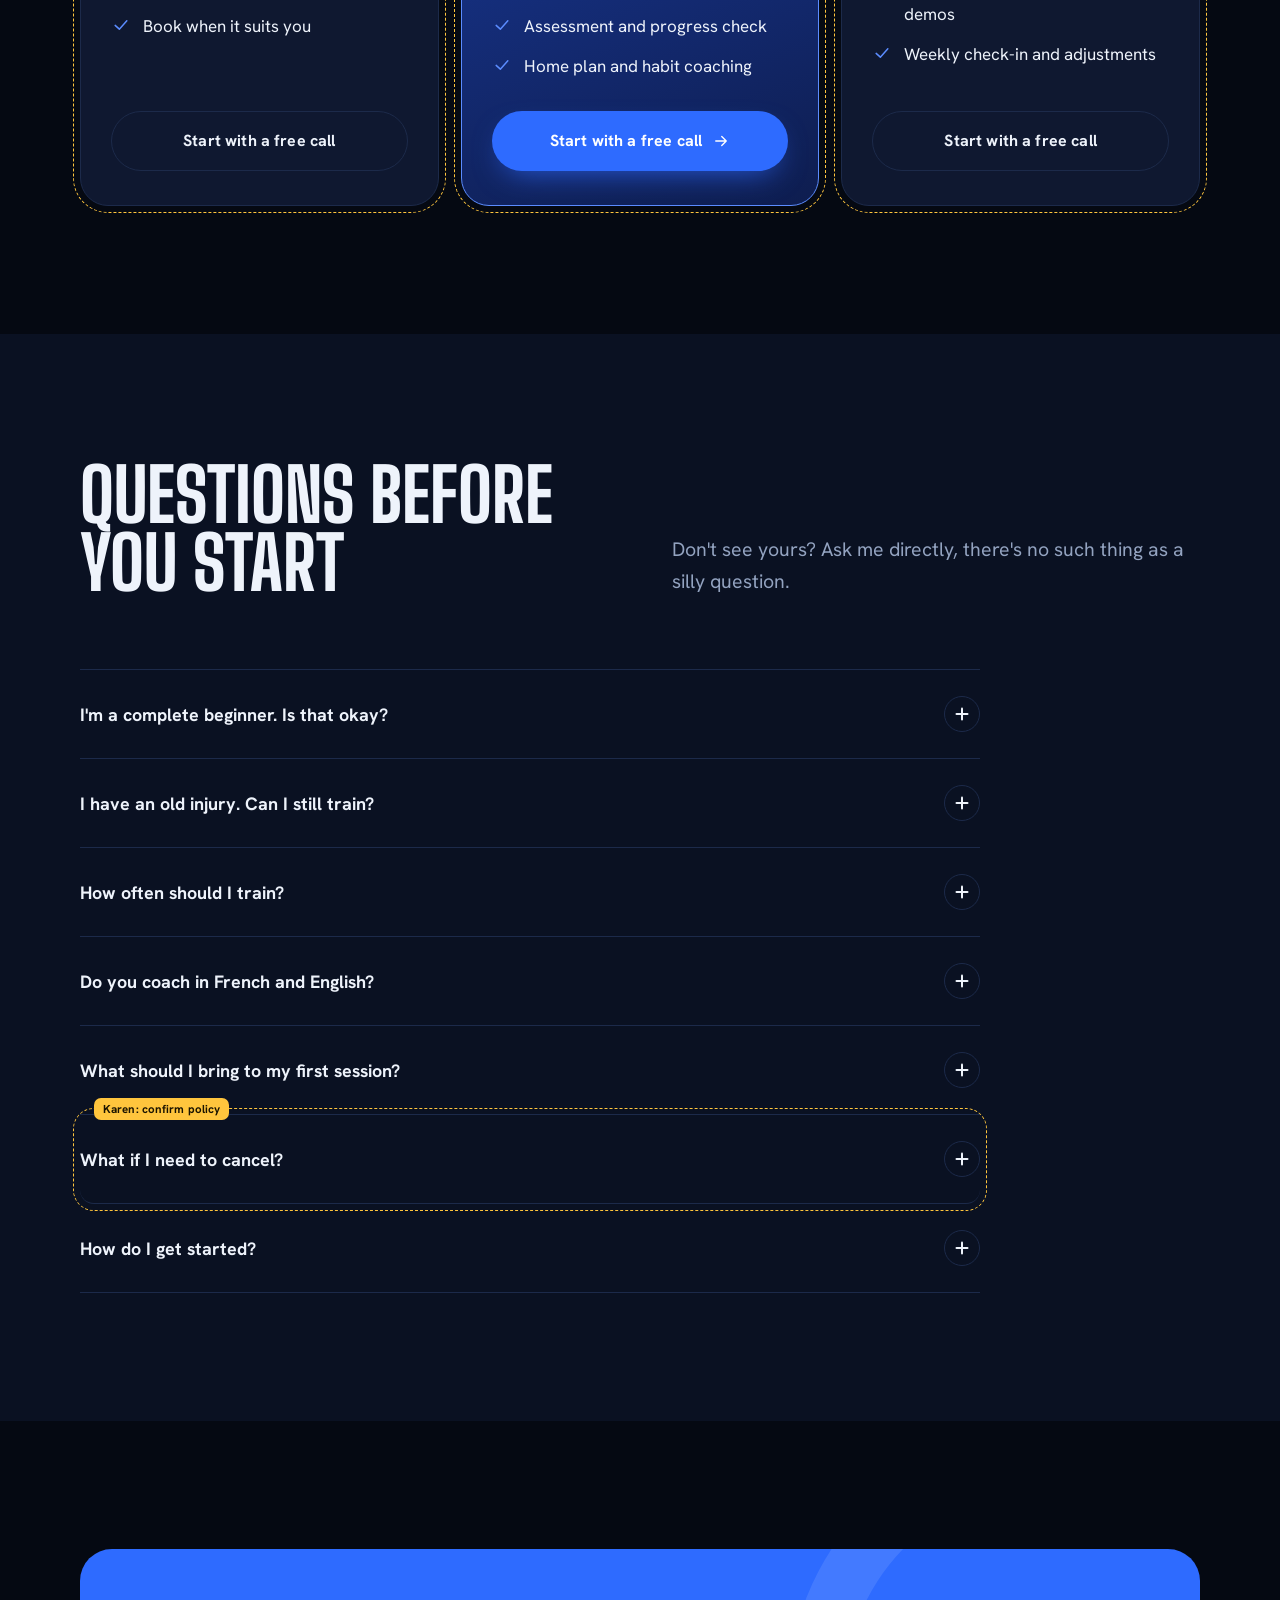
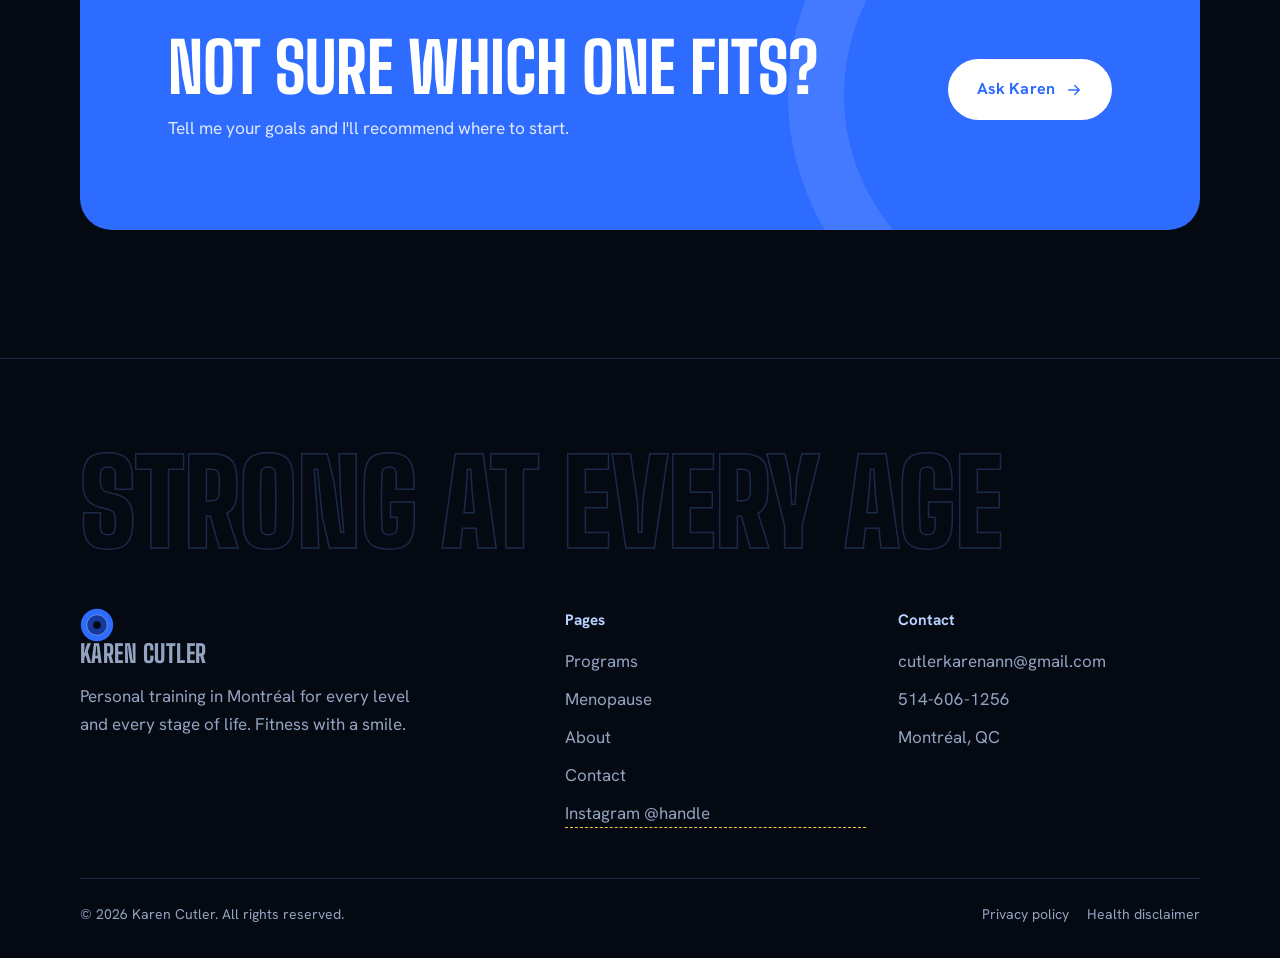
<file: programs.html>
<!doctype html>
<html lang="en">
<head>
<meta charset="utf-8">
<meta name="viewport" content="width=device-width, initial-scale=1">
<title data-i18n="t_programs">Programs — Karen Cutler, Personal Trainer</title>
<meta name="description" content="Personal training programs in Montréal: 1-on-1 sessions, custom online programs, strength and mobility, and nutrition habits.">
<meta property="og:title" content="Programs — Karen Cutler, Personal Trainer">
<meta property="og:description" content="Personal training programs in Montréal: 1-on-1 sessions, custom online programs, strength and mobility, and nutrition habits.">
<meta property="og:image" content="images/og.jpg">
<meta name="theme-color" content="#050912">
<link rel="icon" href="images/favicon.svg" type="image/svg+xml">
<script>try{if(localStorage.getItem('kc_lang')==='fr'){document.documentElement.lang='fr';document.documentElement.classList.add('fr-pending')}}catch(e){}</script>
<link rel="preconnect" href="https://fonts.googleapis.com">
<link rel="preconnect" href="https://fonts.gstatic.com" crossorigin>
<link href="https://fonts.googleapis.com/css2?family=Big+Shoulders+Display:wght@600;700;800;900&family=Hanken+Grotesk:wght@400;500;600;700&display=swap" rel="stylesheet">
<link rel="stylesheet" href="assets/site.css">
<script type="speculationrules">{"prerender":[{"where":{"href_matches":"/*"},"eagerness":"moderate"}]}</script>
<script src="assets/site.js" defer></script>
</head>
<body data-page="programs">
<a class="skip" href="#main" style="position:absolute;left:-999px">Skip to content</a>
<div class="progress" aria-hidden="true"></div>
<header class="site-header">
  <div class="wrap nav">
    <a class="brand" href="index.html" aria-label="Karen Cutler, home"><svg class="brand-mark" viewBox="0 0 40 40" aria-hidden="true"><circle cx="20" cy="20" r="19" fill="#2E6BFF"/><circle cx="20" cy="20" r="12" fill="#163A9C" stroke="rgba(255,255,255,.35)"/><circle cx="20" cy="20" r="4.5" fill="#050912"/></svg><span>Karen Cutler<small data-i18n="brand_sub">Personal trainer · Montréal</small></span></a>
    <nav aria-label="Main"><ul class="nav-links"><li><a href="index.html" data-i18n="nav_home">Home</a></li>
<li><a href="programs.html" aria-current="page" data-i18n="nav_programs">Programs</a></li>
<li><a href="menopause.html" data-i18n="nav_menopause">Menopause</a></li>
<li><a href="about.html" data-i18n="nav_about">About</a></li>
<li><a href="contact.html" data-i18n="nav_contact">Contact</a></li></ul></nav>
    <div class="nav-tools">
      <button class="lang" type="button" data-lang-toggle aria-label="Passer en français">FR</button>
      <a class="btn btn--primary nav-cta" href="contact.html" data-i18n="cta_call">Free intro call</a>
      <button class="burger" type="button" aria-label="Menu" aria-expanded="false" aria-controls="mobile-menu"><span></span><span></span><span></span></button>
    </div>
  </div>
</header>
<div class="mobile-menu" id="mobile-menu">
  <a class="m-link" href="index.html"><span data-i18n="nav_home">Home</span><svg viewBox="0 0 24 24" fill="none" stroke="currentColor" stroke-width="1.8" stroke-linecap="round" stroke-linejoin="round" aria-hidden="true"><path d="M5 12h14M13 6l6 6-6 6"/></svg></a>
<a class="m-link" href="programs.html" aria-current="page"><span data-i18n="nav_programs">Programs</span><svg viewBox="0 0 24 24" fill="none" stroke="currentColor" stroke-width="1.8" stroke-linecap="round" stroke-linejoin="round" aria-hidden="true"><path d="M5 12h14M13 6l6 6-6 6"/></svg></a>
<a class="m-link" href="menopause.html"><span data-i18n="nav_menopause">Menopause</span><svg viewBox="0 0 24 24" fill="none" stroke="currentColor" stroke-width="1.8" stroke-linecap="round" stroke-linejoin="round" aria-hidden="true"><path d="M5 12h14M13 6l6 6-6 6"/></svg></a>
<a class="m-link" href="about.html"><span data-i18n="nav_about">About</span><svg viewBox="0 0 24 24" fill="none" stroke="currentColor" stroke-width="1.8" stroke-linecap="round" stroke-linejoin="round" aria-hidden="true"><path d="M5 12h14M13 6l6 6-6 6"/></svg></a>
  <a class="btn btn--primary" href="contact.html"><span data-i18n="cta_call">Free intro call</span><svg viewBox="0 0 24 24" fill="none" stroke="currentColor" stroke-width="1.8" stroke-linecap="round" stroke-linejoin="round" aria-hidden="true"><path d="M5 12h14M13 6l6 6-6 6"/></svg></a>
</div>

<main id="main">
  <section class="page-hero">
    <div class="ring" aria-hidden="true"><svg viewBox="0 0 600 600" aria-hidden="true" class="">
  <defs>
    <linearGradient id="pg" x1="0" y1="0" x2="1" y2="1"><stop offset="0" stop-color="#5B8CFF"/><stop offset="1" stop-color="#1F4FD1"/></linearGradient>
    <path id="arc" d="M300,300 m-218,0 a218,218 0 1,1 436,0 a218,218 0 1,1 -436,0"/>
  </defs>
  <circle cx="300" cy="300" r="290" fill="url(#pg)"/>
  <circle cx="300" cy="300" r="250" fill="none" stroke="rgba(255,255,255,.22)" stroke-width="2"/>
  <circle cx="300" cy="300" r="186" fill="#163A9C"/>
  <circle cx="300" cy="300" r="186" fill="none" stroke="rgba(255,255,255,.18)" stroke-width="2"/>
  <circle cx="300" cy="300" r="120" fill="none" stroke="rgba(255,255,255,.12)" stroke-width="18"/>
  <circle cx="300" cy="300" r="52" fill="#050912"/>
  <circle cx="300" cy="300" r="52" fill="none" stroke="rgba(185,210,255,.5)" stroke-width="3"/>
  <g stroke="rgba(255,255,255,.35)" stroke-width="2"><line x1="300" y1="22" x2="300" y2="52" transform="rotate(0 300 300)"/><line x1="300" y1="22" x2="300" y2="40" transform="rotate(6 300 300)"/><line x1="300" y1="22" x2="300" y2="40" transform="rotate(12 300 300)"/><line x1="300" y1="22" x2="300" y2="40" transform="rotate(18 300 300)"/><line x1="300" y1="22" x2="300" y2="40" transform="rotate(24 300 300)"/><line x1="300" y1="22" x2="300" y2="52" transform="rotate(30 300 300)"/><line x1="300" y1="22" x2="300" y2="40" transform="rotate(36 300 300)"/><line x1="300" y1="22" x2="300" y2="40" transform="rotate(42 300 300)"/><line x1="300" y1="22" x2="300" y2="40" transform="rotate(48 300 300)"/><line x1="300" y1="22" x2="300" y2="40" transform="rotate(54 300 300)"/><line x1="300" y1="22" x2="300" y2="52" transform="rotate(60 300 300)"/><line x1="300" y1="22" x2="300" y2="40" transform="rotate(66 300 300)"/><line x1="300" y1="22" x2="300" y2="40" transform="rotate(72 300 300)"/><line x1="300" y1="22" x2="300" y2="40" transform="rotate(78 300 300)"/><line x1="300" y1="22" x2="300" y2="40" transform="rotate(84 300 300)"/><line x1="300" y1="22" x2="300" y2="52" transform="rotate(90 300 300)"/><line x1="300" y1="22" x2="300" y2="40" transform="rotate(96 300 300)"/><line x1="300" y1="22" x2="300" y2="40" transform="rotate(102 300 300)"/><line x1="300" y1="22" x2="300" y2="40" transform="rotate(108 300 300)"/><line x1="300" y1="22" x2="300" y2="40" transform="rotate(114 300 300)"/><line x1="300" y1="22" x2="300" y2="52" transform="rotate(120 300 300)"/><line x1="300" y1="22" x2="300" y2="40" transform="rotate(126 300 300)"/><line x1="300" y1="22" x2="300" y2="40" transform="rotate(132 300 300)"/><line x1="300" y1="22" x2="300" y2="40" transform="rotate(138 300 300)"/><line x1="300" y1="22" x2="300" y2="40" transform="rotate(144 300 300)"/><line x1="300" y1="22" x2="300" y2="52" transform="rotate(150 300 300)"/><line x1="300" y1="22" x2="300" y2="40" transform="rotate(156 300 300)"/><line x1="300" y1="22" x2="300" y2="40" transform="rotate(162 300 300)"/><line x1="300" y1="22" x2="300" y2="40" transform="rotate(168 300 300)"/><line x1="300" y1="22" x2="300" y2="40" transform="rotate(174 300 300)"/><line x1="300" y1="22" x2="300" y2="52" transform="rotate(180 300 300)"/><line x1="300" y1="22" x2="300" y2="40" transform="rotate(186 300 300)"/><line x1="300" y1="22" x2="300" y2="40" transform="rotate(192 300 300)"/><line x1="300" y1="22" x2="300" y2="40" transform="rotate(198 300 300)"/><line x1="300" y1="22" x2="300" y2="40" transform="rotate(204 300 300)"/><line x1="300" y1="22" x2="300" y2="52" transform="rotate(210 300 300)"/><line x1="300" y1="22" x2="300" y2="40" transform="rotate(216 300 300)"/><line x1="300" y1="22" x2="300" y2="40" transform="rotate(222 300 300)"/><line x1="300" y1="22" x2="300" y2="40" transform="rotate(228 300 300)"/><line x1="300" y1="22" x2="300" y2="40" transform="rotate(234 300 300)"/><line x1="300" y1="22" x2="300" y2="52" transform="rotate(240 300 300)"/><line x1="300" y1="22" x2="300" y2="40" transform="rotate(246 300 300)"/><line x1="300" y1="22" x2="300" y2="40" transform="rotate(252 300 300)"/><line x1="300" y1="22" x2="300" y2="40" transform="rotate(258 300 300)"/><line x1="300" y1="22" x2="300" y2="40" transform="rotate(264 300 300)"/><line x1="300" y1="22" x2="300" y2="52" transform="rotate(270 300 300)"/><line x1="300" y1="22" x2="300" y2="40" transform="rotate(276 300 300)"/><line x1="300" y1="22" x2="300" y2="40" transform="rotate(282 300 300)"/><line x1="300" y1="22" x2="300" y2="40" transform="rotate(288 300 300)"/><line x1="300" y1="22" x2="300" y2="40" transform="rotate(294 300 300)"/><line x1="300" y1="22" x2="300" y2="52" transform="rotate(300 300 300)"/><line x1="300" y1="22" x2="300" y2="40" transform="rotate(306 300 300)"/><line x1="300" y1="22" x2="300" y2="40" transform="rotate(312 300 300)"/><line x1="300" y1="22" x2="300" y2="40" transform="rotate(318 300 300)"/><line x1="300" y1="22" x2="300" y2="40" transform="rotate(324 300 300)"/><line x1="300" y1="22" x2="300" y2="52" transform="rotate(330 300 300)"/><line x1="300" y1="22" x2="300" y2="40" transform="rotate(336 300 300)"/><line x1="300" y1="22" x2="300" y2="40" transform="rotate(342 300 300)"/><line x1="300" y1="22" x2="300" y2="40" transform="rotate(348 300 300)"/><line x1="300" y1="22" x2="300" y2="40" transform="rotate(354 300 300)"/></g>
  <text font-family="Big Shoulders Display, Impact, sans-serif" font-weight="800" font-size="30" letter-spacing="7" fill="rgba(255,255,255,.88)">
    <textPath href="#arc">KAREN CUTLER • PERSONAL TRAINING • MONTRÉAL • FITNESS WITH A SMILE •</textPath>
  </text>
</svg></div>
    <div class="wrap">
      <h1 class="display">
        <span class="line"><span data-i18n="pg_l1">Train your</span></span>
        <span class="line"><span class="outline" data-i18n="pg_l2">way.</span></span>
      </h1>
      <p class="lede hero-fade d1" data-i18n="pg_lede">Four ways to work with me. Pick one to start, or combine them. We'll adjust as you go.</p>
    </div>
  </section>

  <section class="section" style="padding-top:clamp(40px,6vw,72px)">
    <div class="wrap">
      <div class="programs">
        <article class="prog reveal">
          <div class="prog-ico"><svg viewBox="0 0 24 24" fill="none" stroke="currentColor" stroke-width="1.8" stroke-linecap="round" stroke-linejoin="round" aria-hidden="true"><path d="M6.5 6.5v11M3.5 9v6M17.5 6.5v11M20.5 9v6M6.5 12h11"/></svg></div>
          <div>
            <h2 data-i18n="p1_t">1-on-1 personal training</h2>
            <p class="for" data-i18n="p1_for">Best if you want hands-on coaching and accountability.</p>
          </div>
          <div>
            <p data-i18n="p1_d">Private, in-person sessions built entirely around you. Every workout is adjusted in real time, so you're challenged without being overwhelmed.</p>
            <ul class="ticks">
              <li><svg viewBox="0 0 24 24" fill="none" stroke="currentColor" stroke-width="1.8" stroke-linecap="round" stroke-linejoin="round" aria-hidden="true"><polyline points="5 12.5 10 17 19 7"/></svg><span data-i18n="p1_l1">Personalized programming</span></li>
              <li><svg viewBox="0 0 24 24" fill="none" stroke="currentColor" stroke-width="1.8" stroke-linecap="round" stroke-linejoin="round" aria-hidden="true"><polyline points="5 12.5 10 17 19 7"/></svg><span data-i18n="p1_l2">Form and technique coaching on every lift</span></li>
              <li><svg viewBox="0 0 24 24" fill="none" stroke="currentColor" stroke-width="1.8" stroke-linecap="round" stroke-linejoin="round" aria-hidden="true"><polyline points="5 12.5 10 17 19 7"/></svg><span data-i18n="p1_l3">Progress tracked session to session</span></li>
            </ul>
          </div>
        </article>

        <article class="prog reveal">
          <div class="prog-ico"><svg viewBox="0 0 24 24" fill="none" stroke="currentColor" stroke-width="1.8" stroke-linecap="round" stroke-linejoin="round" aria-hidden="true"><rect x="7" y="2.5" width="10" height="19" rx="2.5"/><path d="M11 18h2"/></svg></div>
          <div>
            <h2 data-i18n="p2_t">Custom online program</h2>
            <p class="for" data-i18n="p2_for">Best if your schedule changes or you train on your own.</p>
          </div>
          <div>
            <p data-i18n="p2_d">A plan written for you to follow at home, at your gym or on the road, with regular check-ins so you're never guessing.</p>
            <ul class="ticks">
              <li><svg viewBox="0 0 24 24" fill="none" stroke="currentColor" stroke-width="1.8" stroke-linecap="round" stroke-linejoin="round" aria-hidden="true"><polyline points="5 12.5 10 17 19 7"/></svg><span data-i18n="p2_l1">Your plan, on your phone</span></li>
              <li><svg viewBox="0 0 24 24" fill="none" stroke="currentColor" stroke-width="1.8" stroke-linecap="round" stroke-linejoin="round" aria-hidden="true"><polyline points="5 12.5 10 17 19 7"/></svg><span data-i18n="p2_l2">Video demos for every exercise</span></li>
              <li><svg viewBox="0 0 24 24" fill="none" stroke="currentColor" stroke-width="1.8" stroke-linecap="round" stroke-linejoin="round" aria-hidden="true"><polyline points="5 12.5 10 17 19 7"/></svg><span data-i18n="p2_l3">Check-ins and adjustments</span></li>
            </ul>
          </div>
        </article>

        <article class="prog reveal">
          <div class="prog-ico"><svg viewBox="0 0 24 24" fill="none" stroke="currentColor" stroke-width="1.8" stroke-linecap="round" stroke-linejoin="round" aria-hidden="true"><path d="M3 17c3.5 0 3.5-10 7-10s3.5 10 7 10 3.5-5 4-5"/></svg></div>
          <div>
            <h2 data-i18n="p3_t">Strength and mobility</h2>
            <p class="for" data-i18n="p3_for">Best if you feel stiff, sit a lot or want to protect your joints.</p>
          </div>
          <div>
            <p data-i18n="p3_d">Functional strength and restored range of motion, so everyday movement feels easier and your body holds up for the long run.</p>
            <ul class="ticks">
              <li><svg viewBox="0 0 24 24" fill="none" stroke="currentColor" stroke-width="1.8" stroke-linecap="round" stroke-linejoin="round" aria-hidden="true"><polyline points="5 12.5 10 17 19 7"/></svg><span data-i18n="p3_l1">Joint-friendly strength foundations</span></li>
              <li><svg viewBox="0 0 24 24" fill="none" stroke="currentColor" stroke-width="1.8" stroke-linecap="round" stroke-linejoin="round" aria-hidden="true"><polyline points="5 12.5 10 17 19 7"/></svg><span data-i18n="p3_l2">Mobility and flexibility work</span></li>
              <li><svg viewBox="0 0 24 24" fill="none" stroke="currentColor" stroke-width="1.8" stroke-linecap="round" stroke-linejoin="round" aria-hidden="true"><polyline points="5 12.5 10 17 19 7"/></svg><span data-i18n="p3_l3">Posture and injury prevention</span></li>
            </ul>
          </div>
        </article>

        <article class="prog reveal">
          <div class="prog-ico"><svg viewBox="0 0 24 24" fill="none" stroke="currentColor" stroke-width="1.8" stroke-linecap="round" stroke-linejoin="round" aria-hidden="true"><path d="M12 7.5c-2.6-1.8-8-1.3-8 4.7 0 5.4 3.7 8.8 6 8.8 1 0 1.4-.5 2-.5s1 .5 2 .5c2.3 0 6-3.4 6-8.8 0-6-5.4-6.5-8-4.7z"/><path d="M12 7.5c0-2 1-3.8 3-4.5"/></svg></div>
          <div>
            <h2 data-i18n="p4_t">Nutrition and habits</h2>
            <p class="for" data-i18n="p4_for">Best alongside any program, to support your results.</p>
          </div>
          <div>
            <p data-i18n="p4_d">Practical guidance to fuel training and recovery. No crash diets, no guilt, just habits that fit the way you actually live.</p>
            <ul class="ticks">
              <li><svg viewBox="0 0 24 24" fill="none" stroke="currentColor" stroke-width="1.8" stroke-linecap="round" stroke-linejoin="round" aria-hidden="true"><polyline points="5 12.5 10 17 19 7"/></svg><span data-i18n="p4_l1">Everyday nutrition basics</span></li>
              <li><svg viewBox="0 0 24 24" fill="none" stroke="currentColor" stroke-width="1.8" stroke-linecap="round" stroke-linejoin="round" aria-hidden="true"><polyline points="5 12.5 10 17 19 7"/></svg><span data-i18n="p4_l2">Habits that stick</span></li>
              <li><svg viewBox="0 0 24 24" fill="none" stroke="currentColor" stroke-width="1.8" stroke-linecap="round" stroke-linejoin="round" aria-hidden="true"><polyline points="5 12.5 10 17 19 7"/></svg><span data-i18n="p4_l3">Sleep, stress and recovery</span></li>
            </ul>
          </div>
        </article>
      </div>
    </div>
  </section>

  <!-- SIGNATURE 12-WEEK -->
  <section class="section section--tint" id="signature">
    <div class="wrap sig">
      <div class="reveal">
        <span class="kicker" data-i18n="sig_k">Signature program</span>
        <h2 class="h2 ph"><span class="ph-tag">Name suggestion, Karen to confirm</span><span data-i18n="sig_t">Strong in 12 weeks</span></h2>
        <p class="lede" style="margin-top:22px" data-i18n="sig_d">A three-phase program that takes you from your first session to lifting with confidence. Each phase builds on the last, and we adjust as you go.</p>
        <ul class="ticks">
          <li><svg viewBox="0 0 24 24" fill="none" stroke="currentColor" stroke-width="1.8" stroke-linecap="round" stroke-linejoin="round" aria-hidden="true"><polyline points="5 12.5 10 17 19 7"/></svg><span data-i18n="sig_l1">Starting assessment and progress check at week 12</span></li>
          <li class="ph" style="padding:4px 0"><span class="ph-tag">Karen: sessions per week</span><svg viewBox="0 0 24 24" fill="none" stroke="currentColor" stroke-width="1.8" stroke-linecap="round" stroke-linejoin="round" aria-hidden="true"><polyline points="5 12.5 10 17 19 7"/></svg><span><span class="ph-inline">2</span> <span data-i18n="sig_l2">coached sessions per week</span></span></li>
          <li><svg viewBox="0 0 24 24" fill="none" stroke="currentColor" stroke-width="1.8" stroke-linecap="round" stroke-linejoin="round" aria-hidden="true"><polyline points="5 12.5 10 17 19 7"/></svg><span data-i18n="sig_l3">Home exercises between sessions</span></li>
          <li><svg viewBox="0 0 24 24" fill="none" stroke="currentColor" stroke-width="1.8" stroke-linecap="round" stroke-linejoin="round" aria-hidden="true"><polyline points="5 12.5 10 17 19 7"/></svg><span data-i18n="sig_l4">Nutrition and recovery habits built in</span></li>
        </ul>
      </div>
      <div class="phases">
        <div class="phase reveal"><span class="phase-wk" data-i18n="ph1_w">Weeks 1–4</span><div><h3 data-i18n="ph1_t">Foundation</h3><p data-i18n="ph1_d">Learn the key movements, find your starting point and build the habit.</p></div></div>
        <div class="phase reveal" data-d="1"><span class="phase-wk" data-i18n="ph2_w">Weeks 5–8</span><div><h3 data-i18n="ph2_t">Build</h3><p data-i18n="ph2_d">Add load and variety. Strength starts to show up in everyday life.</p></div></div>
        <div class="phase reveal" data-d="2"><span class="phase-wk" data-i18n="ph3_w">Weeks 9–12</span><div><h3 data-i18n="ph3_t">Strong</h3><p data-i18n="ph3_d">Measure your progress and leave with a plan you can keep going on your own.</p></div></div>
      </div>
    </div>
  </section>

  <!-- PRICING -->
  <section class="section" id="pricing">
    <div class="wrap">
      <div class="head">
        <h2 class="h2 reveal" data-i18n="pr_title">Pricing</h2>
        <p class="lede reveal" data-d="1" data-i18n="pr_lede">Clear prices, no long contracts. Your first intro call is always free.</p>
      </div>
      <div class="prices">
        <div class="price ph reveal"><span class="ph-tag">Karen: price</span>
          <h3 data-i18n="pr1_t">Single session</h3>
          <p class="sub" data-i18n="pr1_s">1-on-1, in person or online</p>
          <div class="amt">$__</div><div class="per" data-i18n="pr1_per">per 60-minute session</div>
          <ul class="ticks">
            <li><svg viewBox="0 0 24 24" fill="none" stroke="currentColor" stroke-width="1.8" stroke-linecap="round" stroke-linejoin="round" aria-hidden="true"><polyline points="5 12.5 10 17 19 7"/></svg><span data-i18n="pr1_l1">Fully personalized session</span></li>
            <li><svg viewBox="0 0 24 24" fill="none" stroke="currentColor" stroke-width="1.8" stroke-linecap="round" stroke-linejoin="round" aria-hidden="true"><polyline points="5 12.5 10 17 19 7"/></svg><span data-i18n="pr1_l2">Book when it suits you</span></li>
          </ul>
          <a class="btn btn--ghost" href="contact.html?program=single" data-i18n="pr_cta">Start with a free call</a>
        </div>
        <div class="price featured ph reveal" data-d="1"><span class="ph-tag">Karen: price</span>
          <span class="badge" data-i18n="pr_pop">Most complete</span>
          <h3 data-i18n="pr2_t">12-week program</h3>
          <p class="sub" data-i18n="pr2_s">The signature program</p>
          <div class="amt">$__</div><div class="per" data-i18n="pr2_per">for 12 weeks, or 3 monthly payments</div>
          <ul class="ticks">
            <li><svg viewBox="0 0 24 24" fill="none" stroke="currentColor" stroke-width="1.8" stroke-linecap="round" stroke-linejoin="round" aria-hidden="true"><polyline points="5 12.5 10 17 19 7"/></svg><span data-i18n="pr2_l1">Coached sessions every week</span></li>
            <li><svg viewBox="0 0 24 24" fill="none" stroke="currentColor" stroke-width="1.8" stroke-linecap="round" stroke-linejoin="round" aria-hidden="true"><polyline points="5 12.5 10 17 19 7"/></svg><span data-i18n="pr2_l2">Assessment and progress check</span></li>
            <li><svg viewBox="0 0 24 24" fill="none" stroke="currentColor" stroke-width="1.8" stroke-linecap="round" stroke-linejoin="round" aria-hidden="true"><polyline points="5 12.5 10 17 19 7"/></svg><span data-i18n="pr2_l3">Home plan and habit coaching</span></li>
          </ul>
          <a class="btn btn--primary magnetic" href="contact.html?program=12week"><span data-i18n="pr_cta">Start with a free call</span><svg viewBox="0 0 24 24" fill="none" stroke="currentColor" stroke-width="1.8" stroke-linecap="round" stroke-linejoin="round" aria-hidden="true"><path d="M5 12h14M13 6l6 6-6 6"/></svg></a>
        </div>
        <div class="price ph reveal" data-d="2"><span class="ph-tag">Karen: price</span>
          <h3 data-i18n="pr3_t">Online coaching</h3>
          <p class="sub" data-i18n="pr3_s">Your custom program, anywhere</p>
          <div class="amt">$__</div><div class="per" data-i18n="pr3_per">per month</div>
          <ul class="ticks">
            <li><svg viewBox="0 0 24 24" fill="none" stroke="currentColor" stroke-width="1.8" stroke-linecap="round" stroke-linejoin="round" aria-hidden="true"><polyline points="5 12.5 10 17 19 7"/></svg><span data-i18n="pr3_l1">Program on your phone with video demos</span></li>
            <li><svg viewBox="0 0 24 24" fill="none" stroke="currentColor" stroke-width="1.8" stroke-linecap="round" stroke-linejoin="round" aria-hidden="true"><polyline points="5 12.5 10 17 19 7"/></svg><span data-i18n="pr3_l2">Weekly check-in and adjustments</span></li>
          </ul>
          <a class="btn btn--ghost" href="contact.html?program=online" data-i18n="pr_cta">Start with a free call</a>
        </div>
      </div>
    </div>
  </section>

  <section class="section section--tint">
    <div class="wrap">
      <div class="head">
        <h2 class="h2 reveal" data-i18n="faq_title">Questions before you start</h2>
        <p class="lede reveal" data-d="1" data-i18n="faq_lede">Don't see yours? Ask me directly, there's no such thing as a silly question.</p>
      </div>
      <div class="faq">
        <div class="faq-item reveal">
          <button class="faq-q" type="button" aria-expanded="false"><span data-i18n="q1">I'm a complete beginner. Is that okay?</span><span class="pm" aria-hidden="true"></span></button>
          <div class="faq-a"><div><p data-i18n="a1">Absolutely. Many clients start with no training background. We begin with movements you can do well, then build from there at your pace.</p></div></div>
        </div>
        <div class="faq-item reveal">
          <button class="faq-q" type="button" aria-expanded="false"><span data-i18n="q2">I have an old injury. Can I still train?</span><span class="pm" aria-hidden="true"></span></button>
          <div class="faq-a"><div><p data-i18n="a2">In most cases, yes. Tell me about it in your first message. We adapt exercises around it, and if something needs a medical opinion first, I'll tell you.</p></div></div>
        </div>
        <div class="faq-item reveal">
          <button class="faq-q" type="button" aria-expanded="false"><span data-i18n="q3">How often should I train?</span><span class="pm" aria-hidden="true"></span></button>
          <div class="faq-a"><div><p data-i18n="a3">It depends on your goals and schedule. Two to three sessions a week works well for most people, and we'll find a rhythm you can keep.</p></div></div>
        </div>
        <div class="faq-item reveal">
          <button class="faq-q" type="button" aria-expanded="false"><span data-i18n="q4">Do you coach in French and English?</span><span class="pm" aria-hidden="true"></span></button>
          <div class="faq-a"><div><p data-i18n="a4">Yes. Sessions and check-ins can happen in either language.</p></div></div>
        </div>
        <div class="faq-item reveal">
          <button class="faq-q" type="button" aria-expanded="false"><span data-i18n="q6">What should I bring to my first session?</span><span class="pm" aria-hidden="true"></span></button>
          <div class="faq-a"><div><p data-i18n="a6">Comfortable clothes, running shoes and a water bottle. I take care of the rest.</p></div></div>
        </div>
        <div class="faq-item reveal ph"><span class="ph-tag">Karen: confirm policy</span>
          <button class="faq-q" type="button" aria-expanded="false"><span data-i18n="q7">What if I need to cancel?</span><span class="pm" aria-hidden="true"></span></button>
          <div class="faq-a"><div><p data-i18n="a7">Cancel or reschedule at least 24 hours ahead at no charge. Late cancellations count as a session.</p></div></div>
        </div>
        <div class="faq-item reveal">
          <button class="faq-q" type="button" aria-expanded="false"><span data-i18n="q5">How do I get started?</span><span class="pm" aria-hidden="true"></span></button>
          <div class="faq-a"><div><p data-i18n="a5">Send a request through the contact page. It takes two minutes, and I'll reply personally to set up your free intro call.</p></div></div>
        </div>
      </div>
    </div>
  </section>

  <section class="section">
    <div class="wrap">
      <div class="cta-band reveal">
        <div>
          <h2 data-i18n="band2_t">Not sure which one fits?</h2>
          <p data-i18n="band2_d">Tell me your goals and I'll recommend where to start.</p>
        </div>
        <a class="btn magnetic" href="contact.html"><span data-i18n="cta_ask">Ask Karen</span><svg viewBox="0 0 24 24" fill="none" stroke="currentColor" stroke-width="1.8" stroke-linecap="round" stroke-linejoin="round" aria-hidden="true"><path d="M5 12h14M13 6l6 6-6 6"/></svg></a>
      </div>
    </div>
  </section>
</main>

<footer class="site-footer">
  <div class="wrap">
    <div class="foot-big" aria-hidden="true">Strong at every age</div>
    <div class="foot-grid">
      <div>
        <a class="brand" href="index.html" style="margin-bottom:16px"><svg class="brand-mark" viewBox="0 0 40 40" aria-hidden="true"><circle cx="20" cy="20" r="19" fill="#2E6BFF"/><circle cx="20" cy="20" r="12" fill="#163A9C" stroke="rgba(255,255,255,.35)"/><circle cx="20" cy="20" r="4.5" fill="#050912"/></svg><span>Karen Cutler</span></a>
        <p data-i18n="foot_about" style="max-width:36ch">Personal training in Montréal for every level and every stage of life. Fitness with a smile.</p>
      </div>
      <div>
        <h4 data-i18n="foot_pages">Pages</h4>
        <a href="programs.html" data-i18n="nav_programs">Programs</a>
        <a href="menopause.html" data-i18n="nav_menopause">Menopause</a>
        <a href="about.html" data-i18n="nav_about">About</a>
        <a href="contact.html" data-i18n="nav_contact">Contact</a>
        <a class="ph-inline" href="#" data-ig>Instagram @handle</a>
      </div>
      <div>
        <h4 data-i18n="foot_contact">Contact</h4>
        <a href="mailto:cutlerkarenann@gmail.com">cutlerkarenann@gmail.com</a>
        <a href="tel:+15146061256">514-606-1256</a>
        <p>Montréal, QC</p>
      </div>
    </div>
    <div class="foot-bottom">
      <span>© <span data-year></span> Karen Cutler. <span data-i18n="foot_rights">All rights reserved.</span></span>
      <span class="foot-legal"><a href="privacy.html" data-i18n="foot_privacy">Privacy policy</a><a href="privacy.html#disclaimer" data-i18n="foot_disclaimer">Health disclaimer</a></span>
    </div>
  </div>
</footer>
<div class="wipe" aria-hidden="true"></div>
<div class="concept-bar" role="note"><i></i><span>Concept preview. Yellow dashed = info needed from Karen.</span><button type="button" data-clean>Hide notes</button></div>
<button class="concept-show" type="button" data-clean>Show notes</button>
</body>
</html>
</file>
<file: assets/site.css>
/* =========================================================
   Karen Cutler — Personal Training · shared styles
   ========================================================= */
:root{
  --bg:#050912;
  --bg-2:#0A1122;
  --surface:#0F1830;
  --surface-2:#142042;
  --line:#1C2A4A;
  --ink:#EEF3FB;
  --muted:#93A3C0;
  --blue:#2E6BFF;
  --blue-hi:#5B8CFF;
  --ice:#B9D2FF;
  --ok:#4ADE80;
  --warn:#FF8A7A;

  --display:'Big Shoulders Display',Impact,sans-serif;
  --body:'Hanken Grotesk',system-ui,sans-serif;

  --maxw:1200px;
  --gutter:clamp(16px,4vw,40px);
  --ease:cubic-bezier(.2,.7,.2,1);
  --ease-out:cubic-bezier(.16,1,.3,1);
  color-scheme:dark;
}

*{box-sizing:border-box;margin:0;padding:0}
html{scroll-behavior:smooth;-webkit-text-size-adjust:100%}
body{
  font-family:var(--body);font-size:17px;line-height:1.65;
  background:var(--bg);color:var(--ink);
  -webkit-font-smoothing:antialiased;overflow-x:hidden;
}
html.fr-pending body{opacity:0}
img,svg{display:block;max-width:100%}
a{color:inherit;text-decoration:none}
button{font:inherit;color:inherit}
::selection{background:var(--blue);color:#fff}
:focus-visible{outline:2px solid var(--blue-hi);outline-offset:3px;border-radius:6px}

.wrap{width:100%;max-width:var(--maxw);margin-inline:auto;padding-inline:var(--gutter)}
.section{padding-block:clamp(72px,10vw,128px)}
.section--tint{background:var(--bg-2)}

/* ---------- type ---------- */
.display{
  font-family:var(--display);font-weight:800;text-transform:uppercase;
  line-height:.88;letter-spacing:.005em;
}
.h2{font-family:var(--display);font-weight:800;text-transform:uppercase;line-height:.92;font-size:clamp(2.6rem,6vw,4.6rem)}
.h3{font-family:var(--display);font-weight:700;text-transform:uppercase;line-height:1;font-size:clamp(1.6rem,2.6vw,2.1rem)}
.lede{font-size:clamp(1.05rem,1.6vw,1.22rem);color:var(--muted);max-width:56ch}
.muted{color:var(--muted)}
.kicker{font-weight:600;color:var(--blue-hi);font-size:.95rem;margin-bottom:14px;display:block}
.outline{color:transparent;-webkit-text-stroke:1.5px var(--ice)}
.blue{color:var(--blue-hi)}

/* ---------- buttons ---------- */
.btn{
  --bx:0px;--by:0px;
  display:inline-flex;align-items:center;justify-content:center;gap:10px;
  font-weight:700;font-size:1rem;letter-spacing:.01em;
  padding:16px 28px;border-radius:999px;border:1.5px solid transparent;cursor:pointer;
  transform:translate(var(--bx),var(--by));
  transition:transform .35s var(--ease-out),background .25s,border-color .25s,box-shadow .3s,color .25s;
  white-space:nowrap;
}
.btn--primary{background:var(--blue);color:#fff;box-shadow:0 12px 30px -12px rgba(46,107,255,.8)}
.btn--primary:hover{background:var(--blue-hi);box-shadow:0 18px 40px -14px rgba(91,140,255,.9)}
.btn--ghost{border-color:var(--line);color:var(--ink)}
.btn--ghost:hover{border-color:var(--blue-hi);color:#fff}
.btn svg{width:18px;height:18px;transition:transform .3s var(--ease-out)}
.btn:hover svg{transform:translateX(4px)}

/* ---------- header / nav ---------- */
.progress{position:fixed;top:0;left:0;height:3px;width:100%;transform-origin:0 50%;transform:scaleX(0);background:linear-gradient(90deg,var(--blue),var(--ice));z-index:120}
.site-header{
  position:sticky;top:0;z-index:100;view-transition-name:site-header;
  background:rgba(5,9,18,.72);backdrop-filter:blur(14px);-webkit-backdrop-filter:blur(14px);
  border-bottom:1px solid transparent;transition:border-color .3s;
}
.site-header.is-scrolled{border-color:var(--line)}
.nav{display:flex;align-items:center;justify-content:space-between;height:76px;gap:20px}
.brand{display:flex;align-items:center;gap:12px;font-family:var(--display);font-weight:800;font-size:1.55rem;text-transform:uppercase;letter-spacing:.02em;line-height:1}
.brand-mark{width:34px;height:34px;flex-shrink:0}
.brand small{display:block;font-family:var(--body);font-size:.7rem;font-weight:600;letter-spacing:.04em;text-transform:none;color:var(--muted);margin-top:3px}
.nav-links{display:flex;gap:6px;list-style:none}
.nav-links a{position:relative;display:block;padding:10px 14px;font-weight:600;font-size:.96rem;color:var(--muted);border-radius:999px;transition:color .2s,background .2s}
.nav-links a:hover{color:var(--ink);background:var(--surface)}
.nav-links a[aria-current="page"]{color:#fff;background:var(--surface-2)}
.nav-tools{display:flex;align-items:center;gap:10px}
.lang{border:1.5px solid var(--line);background:none;border-radius:999px;padding:8px 14px;font-weight:700;font-size:.82rem;letter-spacing:.06em;cursor:pointer;transition:border-color .2s,color .2s}
.lang:hover{border-color:var(--blue-hi);color:#fff}
.nav-cta{padding:12px 22px;font-size:.94rem}
.burger{display:none;width:44px;height:44px;border:1.5px solid var(--line);border-radius:12px;background:none;cursor:pointer;position:relative}
.burger span{position:absolute;left:12px;width:18px;height:2px;background:var(--ink);border-radius:2px;transition:transform .35s var(--ease-out),opacity .2s}
.burger span:nth-child(1){top:15px}.burger span:nth-child(2){top:21px}.burger span:nth-child(3){top:27px}
.menu-open .burger span:nth-child(1){transform:translateY(6px) rotate(45deg)}
.menu-open .burger span:nth-child(2){opacity:0}
.menu-open .burger span:nth-child(3){transform:translateY(-6px) rotate(-45deg)}

.mobile-menu{
  position:fixed;inset:76px 0 0 0;z-index:99;background:var(--bg);
  padding:28px var(--gutter) 40px;display:flex;flex-direction:column;
  clip-path:inset(0 0 100% 0);transition:clip-path .5s var(--ease-out);visibility:hidden;
}
.menu-open .mobile-menu{clip-path:inset(0 0 0 0);visibility:visible}
.mobile-menu a.m-link{font-family:var(--display);font-weight:800;text-transform:uppercase;font-size:2.6rem;line-height:1.15;padding:6px 0;border-bottom:1px solid var(--line);display:flex;justify-content:space-between;align-items:center;opacity:0;transform:translateY(16px);transition:opacity .4s,transform .5s var(--ease-out),color .2s}
.mobile-menu a.m-link[aria-current="page"]{color:var(--blue-hi)}
.mobile-menu a.m-link svg{width:28px;height:28px;flex-shrink:0;color:var(--blue-hi);transition:transform .3s var(--ease-out)}
.mobile-menu a.m-link:active svg{transform:translateX(6px)}
.mobile-menu .btn svg{width:18px;height:18px}
.menu-open .mobile-menu a.m-link{opacity:1;transform:none}
.menu-open .mobile-menu a.m-link:nth-child(2){transition-delay:.04s}
.menu-open .mobile-menu a.m-link:nth-child(3){transition-delay:.08s}
.menu-open .mobile-menu a.m-link:nth-child(4){transition-delay:.12s}
.menu-open .mobile-menu a.m-link:nth-child(5){transition-delay:.16s}
.mobile-menu .btn{margin-top:auto}
.menu-open{overflow:hidden}

/* ---------- HERO (home) ---------- */
.hero{position:relative;overflow:hidden;padding-top:clamp(12px,2vw,28px)}
.hero-grid{display:grid;grid-template-columns:1.05fr .95fr;align-items:center}
.hero-copy{position:relative;z-index:3;padding-block:clamp(32px,5vw,64px)}
.hero-title{font-size:clamp(3.6rem,7.4vw,9rem)}
.hero-title .line{display:block;overflow:hidden;padding-bottom:.04em}
.hero-title .line > span{display:block;transform:translateY(105%);transition:transform 1s var(--ease-out)}
.is-loaded .hero-title .line > span{transform:none}
.is-loaded .hero-title .line:nth-child(2) > span{transition-delay:.08s}
.is-loaded .hero-title .line:nth-child(3) > span{transition-delay:.16s}
.hero-sub{margin-top:26px;max-width:46ch;font-size:clamp(1.05rem,1.5vw,1.2rem);color:var(--muted)}
.hero-cta{display:flex;flex-wrap:wrap;gap:12px;margin-top:34px}
.hero-fade{opacity:0;transform:translateY(18px);transition:opacity .8s var(--ease-out),transform .8s var(--ease-out)}
.is-loaded .hero-fade{opacity:1;transform:none}
.is-loaded .hero-fade.d1{transition-delay:.35s}
.is-loaded .hero-fade.d2{transition-delay:.45s}
.is-loaded .hero-fade.d3{transition-delay:.6s}

.hero-visual{position:relative;align-self:end;display:flex;align-items:flex-end;justify-content:center;height:min(calc(100svh - 110px),46vw,760px);min-height:480px}
.plate{
  position:absolute;left:50%;top:52%;width:min(540px,96%);aspect-ratio:1;
  transform:translate(-50%,-50%) scale(.85) rotate(-40deg);opacity:0;
  transition:transform 1.4s var(--ease-out),opacity .9s;
}
.is-loaded .plate{transform:translate(-50%,-50%) scale(1) rotate(0deg);opacity:1}
.plate-spin{width:100%;height:100%;animation:spin 60s linear infinite}
.plate-glow{position:absolute;inset:12%;border-radius:50%;background:radial-gradient(circle,rgba(46,107,255,.55),rgba(46,107,255,0) 68%);filter:blur(30px)}
@keyframes spin{to{transform:rotate(360deg)}}
.cutout{
  position:relative;z-index:2;height:88%;width:auto;max-width:100%;object-fit:contain;object-position:bottom;
  filter:drop-shadow(0 30px 60px rgba(0,0,0,.6)) drop-shadow(0 0 1px rgba(185,210,255,.5));
  transform:translateY(40px);opacity:0;transition:transform 1.2s var(--ease-out) .15s,opacity .9s .15s;
  -webkit-mask-image:linear-gradient(to bottom,#000 82%,transparent);mask-image:linear-gradient(to bottom,#000 82%,transparent);
}
.is-loaded .cutout{transform:none;opacity:1}
.chip{
  position:absolute;z-index:3;display:flex;align-items:center;gap:10px;
  background:rgba(15,24,48,.82);backdrop-filter:blur(10px);-webkit-backdrop-filter:blur(10px);
  border:1px solid var(--line);border-radius:16px;padding:12px 16px;font-weight:600;font-size:.92rem;
  box-shadow:0 20px 40px -20px rgba(0,0,0,.8);
  opacity:0;transform:translateY(14px) scale(.96);transition:opacity .6s,transform .8s var(--ease-out);
}
.is-loaded .chip{opacity:1;transform:none}
.chip--a{left:0;top:30%;transition-delay:.7s}
.chip--b{right:0;bottom:22%;transition-delay:.85s}
.chip-ico{width:34px;height:34px;border-radius:10px;background:var(--blue);display:grid;place-items:center;flex-shrink:0}
.chip-ico svg{width:18px;height:18px}
.chip b{display:block;font-size:.98rem;color:#fff}
.chip span{display:block;font-size:.8rem;color:var(--muted);font-weight:500}

.hero-bgword{
  position:absolute;left:50%;bottom:-.12em;transform:translateX(-50%);z-index:0;
  font-family:var(--display);font-weight:900;text-transform:uppercase;font-size:clamp(7rem,24vw,22rem);line-height:.8;
  color:transparent;-webkit-text-stroke:1px rgba(185,210,255,.09);white-space:nowrap;pointer-events:none;user-select:none;
}

/* ---------- marquee ---------- */
.marquee{background:var(--blue);color:#fff;overflow:hidden;padding:18px 0;border-block:1px solid rgba(255,255,255,.15)}
.marquee-track{display:flex;width:max-content;animation:marquee 32s linear infinite}
.marquee:hover .marquee-track{animation-play-state:paused}
.marquee-group{display:flex;align-items:center;gap:34px;padding-right:34px}
.marquee-group span{font-family:var(--display);font-weight:800;text-transform:uppercase;font-size:clamp(1.6rem,3vw,2.4rem);line-height:1;white-space:nowrap}
.marquee-group i{width:12px;height:12px;border-radius:50%;border:2.5px solid rgba(255,255,255,.7);flex-shrink:0}
@keyframes marquee{to{transform:translateX(-50%)}}

/* ---------- section heads ---------- */
.head{display:grid;grid-template-columns:1fr 1fr;gap:clamp(24px,5vw,80px);align-items:end;margin-bottom:clamp(40px,6vw,72px)}
.head .lede{justify-self:end}

/* ---------- audience (who I train) ---------- */
.who{display:grid;grid-template-columns:repeat(3,1fr);border-top:1px solid var(--line)}
.who-item{padding:36px 28px 40px;border-right:1px solid var(--line);position:relative;transition:background .35s}
.who-item:last-child{border-right:none}
.who-item:hover{background:var(--surface)}
.who-item svg{width:54px;height:54px;color:var(--blue-hi);margin-bottom:26px}
.who-item h3{margin-bottom:12px}
.who-item p{color:var(--muted)}
.who-item a{display:inline-flex;margin-top:18px;font-weight:700;color:var(--ice);border-bottom:1.5px solid var(--blue);padding-bottom:2px}

/* draw-on SVG icons */
.draw path,.draw circle,.draw rect,.draw line,.draw polyline{stroke-dasharray:var(--len,400);stroke-dashoffset:var(--len,400);transition:stroke-dashoffset 1.4s var(--ease-out)}
.in .draw path,.in .draw circle,.in .draw rect,.in .draw line,.in .draw polyline,
.draw.in path,.draw.in circle,.draw.in rect,.draw.in line,.draw.in polyline{stroke-dashoffset:0}

/* ---------- steps (real sequence) ---------- */
.steps{position:relative;display:grid;grid-template-columns:repeat(3,1fr);gap:28px;counter-reset:step}
.steps-rail{position:absolute;left:0;right:0;top:27px;height:2px;background:var(--line)}
.steps-rail span{display:block;height:100%;width:100%;background:var(--blue);transform-origin:0 50%;transform:scaleX(var(--p,0));transition:transform .2s linear}
.step{position:relative;padding-top:78px}
.step-num{position:absolute;top:0;left:0;width:56px;height:56px;border-radius:50%;display:grid;place-items:center;font-family:var(--display);font-weight:800;font-size:1.5rem;background:var(--bg);border:2px solid var(--line);transition:border-color .4s,background .4s,color .4s}
.step.on .step-num{border-color:var(--blue);background:var(--blue);color:#fff}
.section--tint .step-num{background:var(--bg-2)}
.section--tint .step.on .step-num{background:var(--blue)}
.step h3{margin-bottom:10px}
.step p{color:var(--muted);max-width:34ch}

/* ---------- quote ---------- */
.quote-block{display:grid;grid-template-columns:auto 1fr;gap:clamp(20px,4vw,48px);align-items:start;max-width:1000px}
.quote-mark{font-family:var(--display);font-weight:900;font-size:clamp(7rem,14vw,11rem);line-height:.7;color:var(--blue)}
.quote-text{font-family:var(--display);font-weight:600;text-transform:uppercase;font-size:clamp(1.9rem,3.8vw,3rem);line-height:1.02}
.quote-by{margin-top:24px;color:var(--muted);font-weight:600}

/* ---------- CTA band ---------- */
.cta-band{position:relative;overflow:hidden;border-radius:32px;background:var(--blue);padding:clamp(40px,7vw,88px);display:grid;grid-template-columns:1.3fr auto;gap:30px;align-items:center}
.cta-band::after{content:"";position:absolute;right:-120px;top:-120px;width:420px;height:420px;border-radius:50%;border:56px solid rgba(255,255,255,.1);pointer-events:none}
.cta-band h2{font-family:var(--display);font-weight:800;text-transform:uppercase;font-size:clamp(2.4rem,5.4vw,4.4rem);line-height:.9;color:#fff}
.cta-band p{color:rgba(255,255,255,.85);margin-top:14px;max-width:46ch;font-size:1.08rem}
.cta-band .btn{background:#fff;color:var(--blue);position:relative;z-index:1}
.cta-band .btn:hover{background:var(--bg);color:#fff}

/* ---------- inner page hero ---------- */
.page-hero{position:relative;padding-top:clamp(56px,9vw,120px);padding-bottom:clamp(48px,7vw,88px);overflow:hidden;border-bottom:1px solid var(--line)}
.page-hero .display{font-size:clamp(3.4rem,10vw,9rem)}
.page-hero .lede{margin-top:24px}
.page-hero .line{display:block;overflow:hidden}
.page-hero .line > span{display:block;transform:translateY(105%);transition:transform .9s var(--ease-out)}
.is-loaded .page-hero .line > span{transform:none}
.is-loaded .page-hero .line:nth-child(2) > span{transition-delay:.07s}
.page-hero .ring{position:absolute;right:-8vw;top:50%;width:min(46vw,560px);aspect-ratio:1;transform:translateY(-50%);opacity:.9;pointer-events:none}
.page-hero .ring svg{width:100%;height:100%;animation:spin 80s linear infinite}

/* ---------- programs ---------- */
.programs{display:flex;flex-direction:column;border-top:1px solid var(--line)}
.prog{display:grid;grid-template-columns:90px 1fr 1fr;gap:clamp(20px,4vw,56px);padding:44px 0;border-bottom:1px solid var(--line);align-items:start}
.prog-ico{width:72px;height:72px;border-radius:20px;background:var(--surface);border:1px solid var(--line);display:grid;place-items:center;color:var(--blue-hi);transition:background .4s,color .4s,transform .5s var(--ease-out)}
.prog:hover .prog-ico{background:var(--blue);color:#fff;transform:rotate(-8deg)}
.prog-ico svg{width:38px;height:38px}
.prog h2{font-family:var(--display);font-weight:800;text-transform:uppercase;font-size:clamp(2rem,3.6vw,3rem);line-height:.95}
.prog .for{margin-top:14px;color:var(--ice);font-weight:600}
.prog p{color:var(--muted)}
.ticks{list-style:none;display:flex;flex-direction:column;gap:12px;margin-top:20px}
.ticks li{display:flex;gap:12px;align-items:flex-start}
.ticks li svg{width:20px;height:20px;flex-shrink:0;margin-top:3px;color:var(--blue-hi)}

/* ---------- FAQ ---------- */
.faq{border-top:1px solid var(--line);max-width:900px}
.faq-item{border-bottom:1px solid var(--line)}
.faq-q{width:100%;display:flex;justify-content:space-between;align-items:center;gap:20px;text-align:left;background:none;border:none;cursor:pointer;padding:26px 0;font-weight:700;font-size:1.12rem}
.faq-q .pm{width:36px;height:36px;border-radius:50%;border:1.5px solid var(--line);flex-shrink:0;position:relative;transition:background .3s,border-color .3s,transform .4s var(--ease-out)}
.faq-q .pm::before,.faq-q .pm::after{content:"";position:absolute;left:50%;top:50%;width:13px;height:2px;background:var(--ink);transform:translate(-50%,-50%);border-radius:2px;transition:transform .3s}
.faq-q .pm::after{transform:translate(-50%,-50%) rotate(90deg)}
.faq-item.open .pm{background:var(--blue);border-color:var(--blue);transform:rotate(180deg)}
.faq-item.open .pm::after{transform:translate(-50%,-50%) rotate(0deg)}
.faq-a{display:grid;grid-template-rows:0fr;transition:grid-template-rows .45s var(--ease-out)}
.faq-item.open .faq-a{grid-template-rows:1fr}
.faq-a > div{overflow:hidden}
.faq-a p{color:var(--muted);padding-bottom:26px;max-width:70ch}

/* ---------- menopause ---------- */
.mp-split{display:grid;grid-template-columns:1fr 1fr;gap:clamp(28px,5vw,72px);align-items:start}
.mp-tabs{display:flex;gap:8px;flex-wrap:wrap;margin-bottom:26px}
.mp-tab{border:1.5px solid var(--line);background:none;border-radius:999px;padding:11px 18px;font-weight:700;cursor:pointer;transition:background .25s,border-color .25s,color .25s;color:var(--muted)}
.mp-tab[aria-selected="true"]{background:var(--blue);border-color:var(--blue);color:#fff}
.mp-panel{display:none;background:var(--surface);border:1px solid var(--line);border-radius:24px;overflow:hidden}
.mp-panel.active{display:block;animation:panelIn .45s var(--ease-out)}
@keyframes panelIn{from{opacity:0;transform:translateY(10px)}to{opacity:1;transform:none}}
.mp-row{display:grid;grid-template-columns:1fr 1fr}
.mp-row > div{padding:28px}
.mp-row > div + div{border-left:1px solid var(--line);background:var(--surface-2)}
.mp-row small{display:block;font-weight:700;font-size:.85rem;color:var(--muted);margin-bottom:8px}
.mp-row > div + div small{color:var(--ice)}
.mp-row p{font-size:1.02rem}
.pillars{display:grid;grid-template-columns:repeat(2,1fr);gap:1px;background:var(--line);border:1px solid var(--line);border-radius:24px;overflow:hidden}
.pillar{background:var(--bg);padding:30px}
.section--tint .pillar{background:var(--bg-2)}
.pillar svg{width:40px;height:40px;color:var(--blue-hi);margin-bottom:18px}
.pillar h3{font-family:var(--display);font-weight:700;text-transform:uppercase;font-size:1.5rem;line-height:1;margin-bottom:8px}
.pillar p{color:var(--muted);font-size:.98rem}

/* ---------- about ---------- */
.about-grid{display:grid;grid-template-columns:.9fr 1.1fr;gap:clamp(32px,6vw,88px);align-items:center}
.photo-card{position:relative}
.photo-card img{width:100%;border-radius:28px;aspect-ratio:4/5;object-fit:cover;object-position:center 20%}
.photo-card::before{content:"";position:absolute;inset:18px -18px -18px 18px;border:2px solid var(--blue);border-radius:28px;z-index:-1}
.photo-tag{position:absolute;left:18px;bottom:18px;right:18px;background:rgba(5,9,18,.78);backdrop-filter:blur(10px);-webkit-backdrop-filter:blur(10px);border:1px solid var(--line);border-radius:16px;padding:14px 16px;font-size:.92rem;color:var(--ink)}
.prose p{color:var(--muted);margin-bottom:18px;font-size:1.08rem;max-width:60ch}
.prose p strong{color:var(--ink);font-weight:600}
.values{display:grid;grid-template-columns:repeat(3,1fr);gap:28px}
.value{border-top:2px solid var(--blue);padding-top:22px}
.value h3{font-family:var(--display);font-weight:800;text-transform:uppercase;font-size:2rem;line-height:1;margin-bottom:10px}
.value p{color:var(--muted)}

/* ---------- contact ---------- */
.contact-grid{display:grid;grid-template-columns:1.35fr .9fr;gap:clamp(24px,4vw,48px);align-items:start}
.form{background:var(--surface);border:1px solid var(--line);border-radius:28px;padding:clamp(24px,4vw,40px);display:flex;flex-direction:column;gap:22px}
.honey{position:absolute;left:-9999px;width:1px;height:1px;opacity:0}
.field{display:flex;flex-direction:column;gap:8px}
.row-2{display:grid;grid-template-columns:1fr 1fr;gap:16px}
.field label,.field .label{font-weight:700;font-size:.92rem}
.field .hint{font-weight:500;color:var(--muted)}
.field input,.field textarea{
  width:100%;font:inherit;font-size:1rem;color:var(--ink);
  background:var(--bg);border:1.5px solid var(--line);border-radius:14px;padding:14px 16px;
  transition:border-color .2s,box-shadow .2s;
}
.field textarea{resize:vertical;min-height:110px}
.field input::placeholder,.field textarea::placeholder{color:#5D6C88}
.field input:focus,.field textarea:focus{outline:none;border-color:var(--blue-hi);box-shadow:0 0 0 4px rgba(46,107,255,.22)}
.field.invalid input{border-color:var(--warn)}
.pills{display:flex;flex-wrap:wrap;gap:8px}
.pill-opt{position:relative}
.pill-opt input{position:absolute;opacity:0;pointer-events:none}
.pill-opt span{display:inline-flex;align-items:center;gap:8px;border:1.5px solid var(--line);border-radius:999px;padding:10px 16px;font-weight:600;font-size:.94rem;cursor:pointer;transition:background .2s,border-color .2s,color .2s;color:var(--muted);user-select:none}
.pill-opt span::before{content:"";width:8px;height:8px;border-radius:50%;border:1.5px solid currentColor;transition:background .2s}
.pill-opt input:checked + span{background:var(--blue);border-color:var(--blue);color:#fff}
.pill-opt input:checked + span::before{background:#fff;border-color:#fff}
.pill-opt input:focus-visible + span{outline:2px solid var(--blue-hi);outline-offset:3px}
.form .btn{align-self:flex-start}
.form-status{min-height:1.4em;font-weight:600}
.form-status.ok{color:var(--ok)}
.form-status.err{color:var(--warn)}
.form-status a{text-decoration:underline}
.form-success{display:none;text-align:center;padding:30px 10px}
.form-success svg{width:72px;height:72px;margin:0 auto 18px;color:var(--ok)}
.form-success h3{font-family:var(--display);font-weight:800;text-transform:uppercase;font-size:2.4rem;line-height:1;margin-bottom:10px}
.form.sent > :not(.form-success){display:none}
.form.sent .form-success{display:block;animation:panelIn .5s var(--ease-out)}

.direct{background:var(--surface-2);border:1px solid var(--line);border-radius:28px;padding:clamp(24px,4vw,36px);position:sticky;top:100px}
.direct h2{font-family:var(--display);font-weight:800;text-transform:uppercase;font-size:2.2rem;line-height:.95;margin-bottom:10px}
.direct > p{color:var(--muted);margin-bottom:22px}
.direct a,.direct div.d-row{display:flex;align-items:center;gap:14px;padding:16px 0;border-top:1px solid var(--line);font-weight:600;word-break:break-word;transition:color .2s}
.direct a:hover{color:var(--ice)}
.d-ico{width:42px;height:42px;border-radius:12px;background:var(--bg);display:grid;place-items:center;flex-shrink:0;color:var(--blue-hi)}
.d-ico svg{width:20px;height:20px}
.direct small{display:block;color:var(--muted);font-weight:500;font-size:.82rem}

/* ---------- footer ---------- */
.site-footer{border-top:1px solid var(--line);padding:clamp(56px,8vw,96px) 0 32px;position:relative;overflow:hidden}
.foot-big{font-family:var(--display);font-weight:900;text-transform:uppercase;font-size:min(9.2vw,8.6rem);line-height:.82;letter-spacing:-.005em;color:transparent;-webkit-text-stroke:1.5px var(--line);margin-bottom:56px;white-space:nowrap}
.foot-grid{display:grid;grid-template-columns:1.5fr 1fr 1fr;gap:32px;padding-bottom:40px}
.foot-grid h4{font-size:.95rem;color:var(--ice);margin-bottom:14px}
.foot-grid a,.foot-grid p{display:block;color:var(--muted);margin-bottom:10px;transition:color .2s}
.foot-grid a:hover{color:#fff}
.foot-bottom{display:flex;justify-content:space-between;flex-wrap:wrap;gap:12px;padding-top:24px;border-top:1px solid var(--line);color:var(--muted);font-size:.88rem}

/* ---------- scroll reveal ---------- */
.reveal{opacity:0;transform:translateY(28px);transition:opacity .8s var(--ease-out),transform .9s var(--ease-out)}
.reveal.in{opacity:1;transform:none}
.reveal[data-d="1"]{transition-delay:.08s}
.reveal[data-d="2"]{transition-delay:.16s}
.reveal[data-d="3"]{transition-delay:.24s}

/* ---------- page transitions ---------- */
@view-transition{navigation:auto}
::view-transition-old(root){animation:vt-out .2s var(--ease) both}
::view-transition-new(root){animation:vt-in .38s var(--ease-out) both}
::view-transition-group(site-header){animation-duration:0s}
@keyframes vt-out{to{opacity:0;transform:translateY(-14px)}}
@keyframes vt-in{from{opacity:0;transform:translateY(22px)}}

/* fallback wipe for browsers without cross-page view transitions */
.wipe{position:fixed;inset:0;z-index:200;pointer-events:none;background:var(--blue);transform:scaleY(0);transform-origin:50% 100%}
.wipe.cover{transition:transform .26s var(--ease);transform:scaleY(1)}
.wipe.leave{transform:scaleY(1);transform-origin:50% 0;animation:wipeOut .4s var(--ease-out) forwards}
@keyframes wipeOut{to{transform:scaleY(0)}}

/* ---------- responsive ---------- */
@media (max-width:1020px){
  .nav-links,.nav-cta{display:none}
  .burger{display:block}
}
@media (max-width:900px){
  .hero-grid{grid-template-columns:1fr;min-height:0}
  .hero-copy{padding-bottom:12px}
  .hero-visual{height:auto;min-height:0;aspect-ratio:1/1.02;order:2}
  .cutout{height:96%}
  .chip--a{top:16%}
  .head{grid-template-columns:1fr}
  .head .lede{justify-self:start}
  .who{grid-template-columns:1fr}
  .who-item{border-right:none;border-bottom:1px solid var(--line);padding-inline:0}
  .who-item:hover{background:none}
  .steps{grid-template-columns:1fr;gap:36px}
  .steps-rail{display:none}
  .prog{grid-template-columns:1fr;gap:18px;padding:36px 0}
  .mp-split,.about-grid,.contact-grid{grid-template-columns:1fr}
  .values{grid-template-columns:1fr}
  .cta-band{grid-template-columns:1fr}
  .foot-grid{grid-template-columns:1fr 1fr}
  .direct{position:static}
  .page-hero .ring{opacity:.16;right:-38vw;top:30%;width:78vw}
}
@media (max-width:560px){
  body{font-size:16px}
  .hero-cta .btn{flex:1 1 100%}
  .chip{padding:10px 12px;font-size:.85rem}
  .chip--b{bottom:12%}
  .pillars,.mp-row,.row-2{grid-template-columns:1fr}
  .mp-row > div + div{border-left:none;border-top:1px solid var(--line)}
  .foot-grid{grid-template-columns:1fr}
  .quote-block{grid-template-columns:1fr}
  .quote-mark{font-size:6rem;height:60px}
  .form .btn{align-self:stretch}
}

@media (prefers-reduced-motion:reduce){
  *,*::before,*::after{animation-duration:.001ms!important;animation-iteration-count:1!important;transition-duration:.001ms!important;transition-delay:0s!important}
  html{scroll-behavior:auto}
  .reveal,.hero-fade,.chip,.cutout,.plate{opacity:1!important;transform:none!important}
  .plate{transform:translate(-50%,-50%)!important}
  .hero-title .line > span,.page-hero .line > span{transform:none!important}
  .draw *{stroke-dashoffset:0!important}
  @view-transition{navigation:none}
}

/* =========================================================
   v2 concept additions
   ========================================================= */
:root{--todo:#FFC53D}

/* ---------- placeholders (info needed from Karen) ---------- */
.ph{position:relative;outline:1.5px dashed var(--todo);outline-offset:6px;border-radius:14px}
.ph-tag{
  position:absolute;top:-17px;left:14px;z-index:6;display:inline-flex;align-items:center;gap:6px;
  background:var(--todo);color:#1B1400;font:700 .72rem/1 var(--body);letter-spacing:.01em;
  padding:5px 9px;border-radius:7px;white-space:nowrap;max-width:calc(100% - 28px);overflow:hidden;text-overflow:ellipsis;
}
.ph-inline{color:var(--todo);border-bottom:1.5px dashed var(--todo)}
html.clean .ph{outline:none}
html.clean .ph-tag,html.clean .concept-bar{display:none}
html.clean .ph-inline{color:inherit;border-bottom:none}
.concept-bar{
  position:fixed;left:50%;bottom:16px;transform:translateX(-50%);z-index:150;
  display:flex;align-items:center;gap:12px;flex-wrap:wrap;justify-content:center;
  background:#1B1400;color:#FFE7A3;border:1px solid var(--todo);border-radius:999px;
  padding:9px 10px 9px 18px;font-size:.86rem;font-weight:600;box-shadow:0 18px 40px -16px rgba(0,0,0,.8);
  max-width:calc(100% - 24px);
}
.concept-bar i{width:10px;height:10px;border-radius:3px;background:var(--todo);flex-shrink:0}
.concept-bar button{white-space:nowrap;background:var(--todo);color:#1B1400;border:none;border-radius:999px;padding:7px 14px;font-weight:700;cursor:pointer}
.concept-show{position:fixed;right:16px;bottom:16px;z-index:150;display:none;background:#1B1400;color:var(--todo);border:1px solid var(--todo);border-radius:999px;padding:8px 14px;font-weight:700;font-size:.82rem;cursor:pointer}
html.clean .concept-show{display:block}

/* photo slots */
.photo-slot{
  position:relative;border-radius:22px;overflow:hidden;aspect-ratio:4/5;
  background:
    radial-gradient(circle at 30% 25%,rgba(91,140,255,.35),transparent 60%),
    repeating-linear-gradient(135deg,rgba(255,255,255,.035) 0 12px,transparent 12px 24px),
    var(--surface);
  border:1px solid var(--line);display:flex;flex-direction:column;align-items:center;justify-content:center;gap:10px;text-align:center;padding:20px;color:var(--muted);
}
.photo-slot svg{width:36px;height:36px;color:var(--ice);opacity:.8}
.photo-slot span{font-size:.9rem;font-weight:600;max-width:24ch}

/* ---------- credentials strip ---------- */
.creds{display:grid;grid-template-columns:repeat(4,1fr);gap:18px;padding-block:44px}
.cred{display:flex;align-items:center;gap:14px;padding:18px;border:1px solid var(--line);border-radius:18px;background:var(--bg-2)}
.cred-ico{width:46px;height:46px;border-radius:12px;background:var(--surface-2);display:grid;place-items:center;color:var(--ice);flex-shrink:0}
.cred-ico svg{width:22px;height:22px}
.cred b{display:block;font-family:var(--display);font-weight:800;text-transform:uppercase;font-size:1.3rem;line-height:1}
.cred span{display:block;color:var(--muted);font-size:.86rem;margin-top:4px}

/* ---------- signature program timeline ---------- */
.sig{display:grid;grid-template-columns:.9fr 1.1fr;gap:clamp(28px,5vw,72px);align-items:center}
.phases{display:flex;flex-direction:column;gap:14px;position:relative}
.phase{display:grid;grid-template-columns:auto 1fr;gap:18px;align-items:start;padding:22px 24px;border:1px solid var(--line);border-radius:20px;background:var(--surface);transition:border-color .3s,transform .4s var(--ease-out)}
.phase:hover{border-color:var(--blue);transform:translateX(6px)}
.phase-wk{font-family:var(--display);font-weight:800;text-transform:uppercase;font-size:1rem;color:var(--ice);background:var(--surface-2);border-radius:10px;padding:8px 10px;white-space:nowrap;line-height:1}
.phase h3{font-family:var(--display);font-weight:800;text-transform:uppercase;font-size:1.6rem;line-height:1;margin-bottom:6px}
.phase p{color:var(--muted);font-size:.98rem}

/* ---------- reviews ---------- */
.reviews{display:grid;grid-template-columns:repeat(3,1fr);gap:22px}
.review{background:var(--surface);border:1px solid var(--line);border-radius:24px;padding:28px;display:flex;flex-direction:column;gap:18px}
.stars{display:flex;gap:3px;color:var(--todo)}
.stars svg{width:18px;height:18px}
.review blockquote{font-size:1.06rem;line-height:1.55}
.review footer{margin-top:auto;display:flex;align-items:center;gap:12px;color:var(--muted);font-size:.92rem}
.review .av{width:40px;height:40px;border-radius:50%;background:var(--surface-2);display:grid;place-items:center;font-weight:700;color:var(--ice)}

/* ---------- where we train ---------- */
.where{display:grid;grid-template-columns:repeat(3,1fr);gap:22px}
.where-card{border-top:2px solid var(--blue);padding-top:22px}
.where-card svg{width:34px;height:34px;color:var(--blue-hi);margin-bottom:14px}
.where-card h3{font-family:var(--display);font-weight:800;text-transform:uppercase;font-size:1.8rem;line-height:1;margin-bottom:8px}
.where-card p{color:var(--muted)}
.facts{display:flex;flex-wrap:wrap;gap:12px;margin-top:40px}
.fact{display:flex;align-items:center;gap:10px;border:1px solid var(--line);border-radius:999px;padding:10px 16px;font-weight:600;font-size:.94rem}
.fact svg{width:18px;height:18px;color:var(--blue-hi)}

/* ---------- photo strip / instagram ---------- */
.gram{display:grid;grid-template-columns:repeat(4,1fr);gap:16px}
.gram .photo-slot{aspect-ratio:1}

/* ---------- pricing ---------- */
.prices{display:grid;grid-template-columns:repeat(3,1fr);gap:22px;align-items:stretch}
.price{position:relative;background:var(--surface);border:1px solid var(--line);border-radius:28px;padding:34px 30px;display:flex;flex-direction:column}
.price.featured{background:linear-gradient(160deg,#1A3B9E,#0E1D4F);border-color:var(--blue-hi)}
.price .badge{position:absolute;top:-13px;right:24px;background:var(--blue);color:#fff;font-weight:700;font-size:.78rem;padding:6px 12px;border-radius:999px}
.price h3{font-family:var(--display);font-weight:800;text-transform:uppercase;font-size:1.9rem;line-height:1}
.price .sub{color:var(--muted);margin-top:8px;font-size:.96rem}
.price .amt{font-family:var(--display);font-weight:800;font-size:3.6rem;line-height:1;margin:26px 0 4px}
.price .per{color:var(--muted);font-size:.92rem}
.price .ticks{margin:24px 0 30px}
.price .btn{margin-top:auto}
.price.featured .sub,.price.featured .per{color:#C9D8FF}

/* ---------- symptom checklist ---------- */
.checklist{display:grid;grid-template-columns:repeat(2,1fr);gap:12px}
.chk{position:relative;cursor:pointer}
.chk input{position:absolute;opacity:0;pointer-events:none}
.chk span{display:flex;align-items:center;gap:14px;padding:16px 18px;border:1.5px solid var(--line);border-radius:16px;background:var(--surface);font-weight:600;transition:border-color .2s,background .2s}
.chk span::before{content:"";width:22px;height:22px;border-radius:7px;border:2px solid var(--muted);flex-shrink:0;transition:background .2s,border-color .2s;background-position:center;background-repeat:no-repeat;background-size:14px}
.chk input:checked + span{border-color:var(--blue);background:var(--surface-2)}
.chk input:checked + span::before{background-color:var(--blue);border-color:var(--blue);background-image:url("data:image/svg+xml,%3Csvg xmlns='http://www.w3.org/2000/svg' viewBox='0 0 24 24' fill='none' stroke='white' stroke-width='3' stroke-linecap='round' stroke-linejoin='round'%3E%3Cpolyline points='5 12.5 10 17 19 7'/%3E%3C/svg%3E")}
.chk input:focus-visible + span{outline:2px solid var(--blue-hi);outline-offset:3px}
.check-result{margin-top:22px;padding:24px;border-radius:20px;background:var(--surface-2);border:1px solid var(--line);display:none;gap:18px;align-items:center;justify-content:space-between;flex-wrap:wrap}
.check-result.show{display:flex;animation:panelIn .4s var(--ease-out)}
.check-result p{max-width:52ch}
.check-result b{font-family:var(--display);font-size:2.4rem;line-height:1;color:var(--blue-hi);margin-right:6px}

/* ---------- lead magnet ---------- */
.guide{display:grid;grid-template-columns:auto 1fr;gap:clamp(24px,5vw,64px);align-items:center;background:var(--surface);border:1px solid var(--line);border-radius:32px;padding:clamp(28px,5vw,56px)}
.guide-cover{width:190px;aspect-ratio:3/4;border-radius:14px;background:linear-gradient(160deg,var(--blue),#0E1D4F);padding:20px;display:flex;flex-direction:column;justify-content:space-between;box-shadow:0 30px 50px -24px rgba(46,107,255,.7);transform:rotate(-4deg)}
.guide-cover b{font-family:var(--display);font-weight:900;text-transform:uppercase;font-size:1.7rem;line-height:.95;color:#fff}
.guide-cover small{color:#C9D8FF;font-weight:600;font-size:.78rem}
.guide h2{font-family:var(--display);font-weight:800;text-transform:uppercase;font-size:clamp(2rem,4vw,3rem);line-height:.95}
.guide p{color:var(--muted);margin-top:12px;max-width:50ch}
.guide-form{display:flex;gap:10px;margin-top:22px;flex-wrap:wrap}
.guide-form input{flex:1 1 220px;font:inherit;color:var(--ink);background:var(--bg);border:1.5px solid var(--line);border-radius:999px;padding:14px 20px}
.guide-form input:focus{outline:none;border-color:var(--blue-hi);box-shadow:0 0 0 4px rgba(46,107,255,.22)}
.guide-msg{margin-top:12px;font-weight:600;min-height:1.4em}

/* ---------- story / credentials list ---------- */
.cert-list{list-style:none;display:flex;flex-direction:column;gap:12px;margin-top:8px}
.cert-list li{display:flex;gap:14px;align-items:center;padding:16px 18px;border:1px solid var(--line);border-radius:16px;background:var(--surface)}
.cert-list svg{width:22px;height:22px;color:var(--blue-hi);flex-shrink:0}
.gallery{display:grid;grid-template-columns:repeat(3,1fr);gap:16px}

/* ---------- INTAKE WIZARD ---------- */
.wiz{background:var(--surface);border:1px solid var(--line);border-radius:28px;overflow:hidden}
.wiz-top{padding:26px clamp(22px,4vw,40px) 0}
.wiz-count{display:flex;justify-content:space-between;align-items:baseline;gap:12px;margin-bottom:14px}
.wiz-count b{font-family:var(--display);font-weight:800;text-transform:uppercase;font-size:1.5rem;line-height:1}
.wiz-count span{color:var(--muted);font-weight:600;font-size:.9rem;white-space:nowrap}
.wiz-bar{display:grid;grid-template-columns:repeat(5,1fr);gap:6px}
.wiz-bar i{height:5px;border-radius:5px;background:var(--line);overflow:hidden;position:relative}
.wiz-bar i::after{content:"";position:absolute;inset:0;background:var(--blue);transform:scaleX(0);transform-origin:0 50%;transition:transform .5s var(--ease-out)}
.wiz-bar i.done::after{transform:scaleX(1)}
.wiz-body{position:relative;padding:30px clamp(22px,4vw,40px)}
.wiz-step{display:none}
.wiz-step.active{display:block;animation:stepIn .45s var(--ease-out)}
.wiz-step.active.back{animation-name:stepBack}
@keyframes stepIn{from{opacity:0;transform:translateX(28px)}to{opacity:1;transform:none}}
@keyframes stepBack{from{opacity:0;transform:translateX(-28px)}to{opacity:1;transform:none}}
.wiz-step h2{font-family:var(--display);font-weight:800;text-transform:uppercase;font-size:clamp(2rem,3.6vw,2.8rem);line-height:.95;margin-bottom:8px}
.wiz-step > p.muted{margin-bottom:24px}
.q{margin-bottom:26px;border:none}
.q legend,.q > .label{font-weight:700;margin-bottom:12px;display:block}
.q .hint{font-weight:500;color:var(--muted)}
.cards{display:grid;grid-template-columns:repeat(3,1fr);gap:12px}
.card-opt{position:relative;cursor:pointer}
.card-opt input{position:absolute;opacity:0;pointer-events:none}
.card-opt > span{display:flex;flex-direction:column;gap:10px;height:100%;padding:18px;border:1.5px solid var(--line);border-radius:18px;background:var(--bg);font-weight:700;transition:border-color .2s,background .2s,transform .3s var(--ease-out)}
.card-opt > span small{font-weight:500;color:var(--muted);font-size:.86rem;line-height:1.4}
.card-opt svg{width:28px;height:28px;color:var(--blue-hi)}
.card-opt:hover > span{border-color:#2B3E6A}
.card-opt input:checked + span{border-color:var(--blue);background:var(--surface-2);transform:translateY(-2px)}
.card-opt input:checked + span svg{color:#fff}
.card-opt input:focus-visible + span{outline:2px solid var(--blue-hi);outline-offset:3px}
.seg{display:flex;flex-wrap:wrap;gap:8px}
.wiz-nav{display:flex;justify-content:space-between;align-items:center;gap:12px;padding:20px clamp(22px,4vw,40px);border-top:1px solid var(--line);background:var(--bg-2)}
.wiz-nav [hidden]{display:none!important}
.wiz-err{color:var(--warn);font-weight:600;min-height:1.4em;margin-top:6px}
.consent{display:flex;gap:12px;align-items:flex-start;font-size:.92rem;color:var(--muted);cursor:pointer}
.consent input{width:20px;height:20px;margin-top:2px;accent-color:var(--blue);flex-shrink:0}
.consent a{color:var(--ice);text-decoration:underline}
.summary{display:flex;flex-direction:column;border:1px solid var(--line);border-radius:18px;overflow:hidden}
.sum-row{display:grid;grid-template-columns:170px 1fr auto;gap:16px;padding:16px 20px;align-items:start}
.sum-row + .sum-row{border-top:1px solid var(--line)}
.sum-row dt{color:var(--muted);font-weight:600;font-size:.9rem}
.sum-row dd{font-weight:600}
.sum-row button{background:none;border:none;color:var(--ice);font-weight:700;cursor:pointer;text-decoration:underline;font-size:.88rem}
.next-steps{list-style:none;display:flex;flex-direction:column;gap:14px;margin:26px 0;text-align:left;max-width:460px;margin-inline:auto}
.next-steps li{display:flex;gap:14px;align-items:flex-start}
.next-steps b{width:30px;height:30px;border-radius:50%;background:var(--blue);display:grid;place-items:center;flex-shrink:0;font-family:var(--display);font-size:1.1rem}
.wiz-done{display:none;text-align:center;padding:44px clamp(22px,4vw,40px)}
.wiz.sent .wiz-top,.wiz.sent .wiz-body,.wiz.sent .wiz-nav{display:none}
.wiz.sent .wiz-done{display:block;animation:panelIn .5s var(--ease-out)}
.wiz-done svg.big{width:76px;height:76px;margin:0 auto 18px;color:var(--ok)}
.wiz-done h2{font-family:var(--display);font-weight:800;text-transform:uppercase;font-size:2.8rem;line-height:.95}

/* legal page */
.legal{max-width:760px}
.legal h2{font-family:var(--display);font-weight:800;text-transform:uppercase;font-size:2rem;line-height:1;margin:44px 0 14px}
.legal p,.legal li{color:var(--muted);margin-bottom:12px}
.legal ul{padding-left:20px}
.foot-legal{display:flex;gap:18px;flex-wrap:wrap}
.foot-legal a{color:var(--muted)}
.foot-legal a:hover{color:#fff}

@media (max-width:900px){
  .creds{grid-template-columns:1fr 1fr}
  .sig,.reviews,.where,.prices,.guide{grid-template-columns:1fr}
  .gram{grid-template-columns:1fr 1fr}
  .gallery{grid-template-columns:1fr 1fr}
  .cards{grid-template-columns:1fr 1fr}
  .price.featured{order:-1}
  .guide-cover{width:150px}
}
@media (max-width:560px){
  .creds{grid-template-columns:1fr}
  .checklist,.cards{grid-template-columns:1fr}
  .sum-row{grid-template-columns:1fr auto}
  .sum-row dd{grid-column:1/-1;grid-row:2}
  .concept-bar{font-size:.78rem;bottom:10px;border-radius:16px;flex-wrap:nowrap;padding:8px 8px 8px 14px;width:max-content}
  .concept-bar span{white-space:normal}
  .card-opt > span{flex-direction:row;align-items:center;padding:16px}
  .wiz-nav .btn{padding:14px 20px}
}
.page-hero .wrap{position:relative;z-index:1}
.page-hero .ring{opacity:.45}
@media (max-width:900px){.page-hero .ring{opacity:.16}}
</file>
